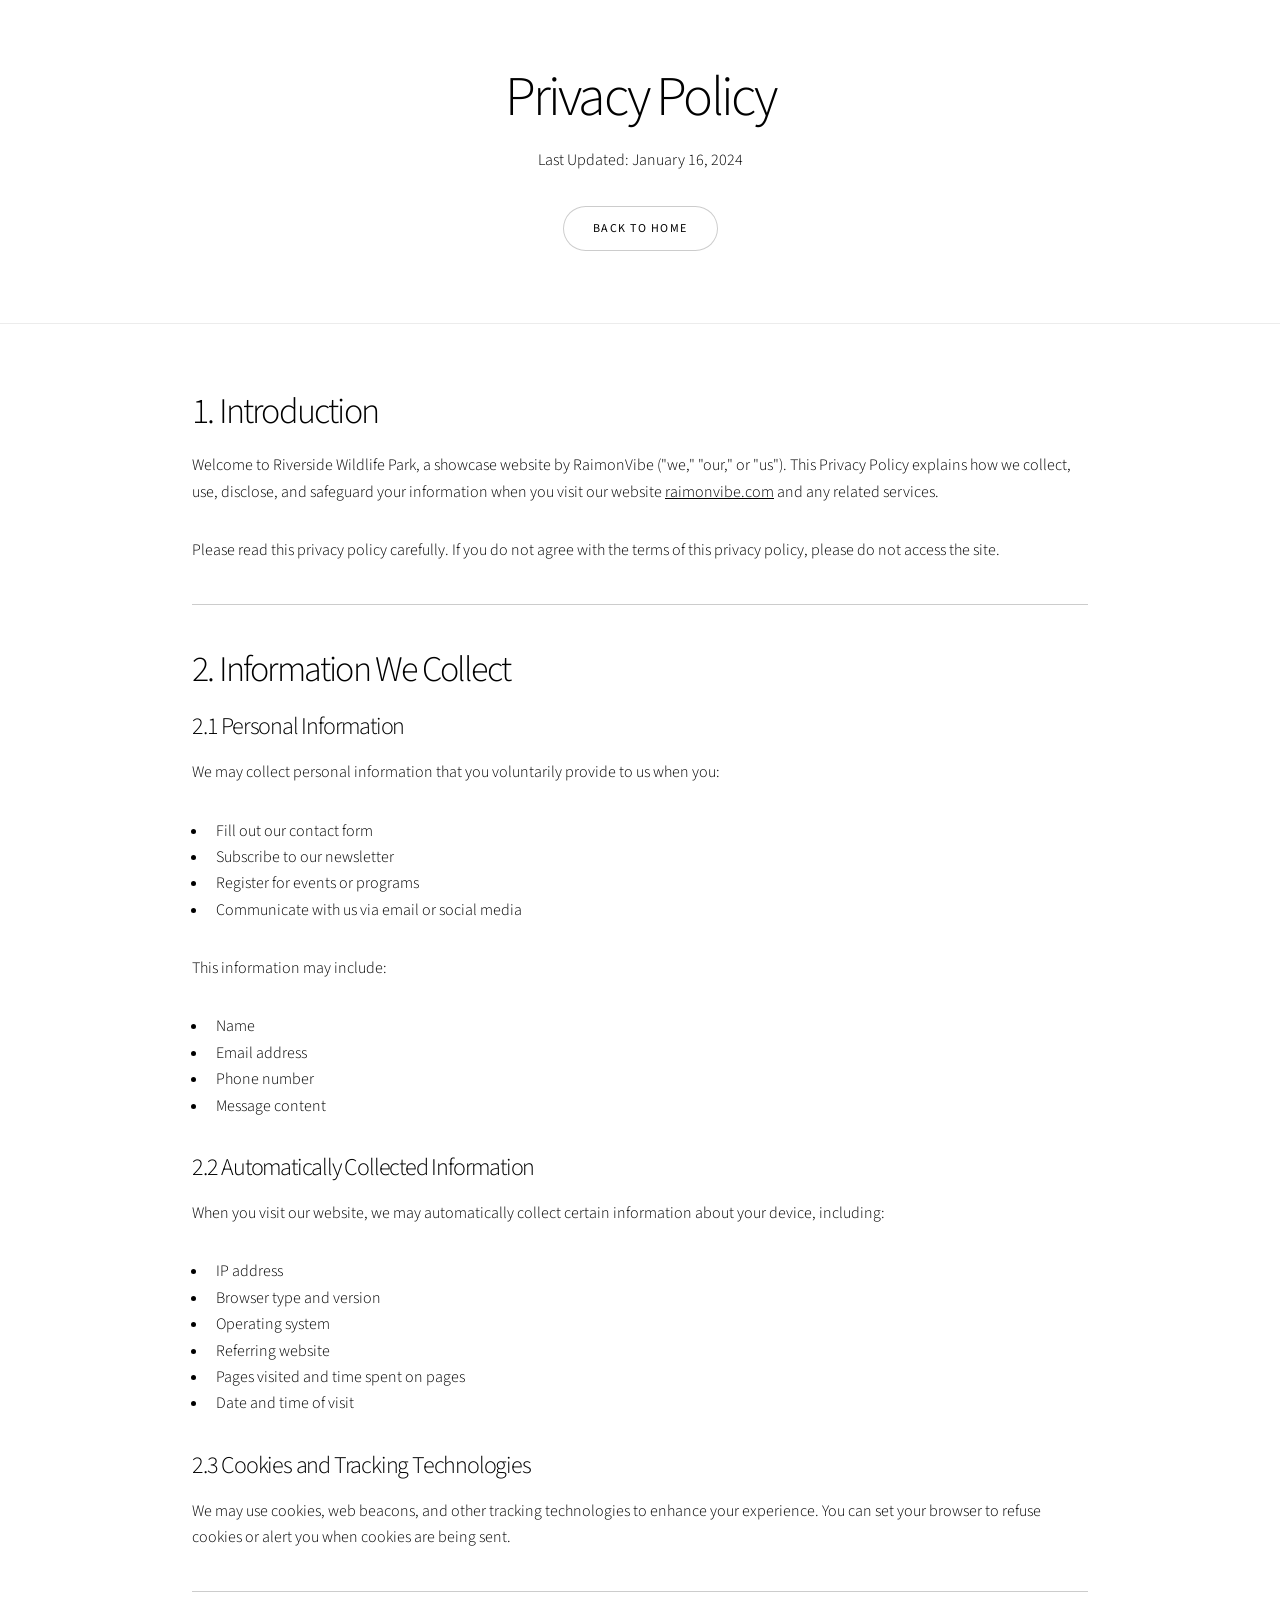
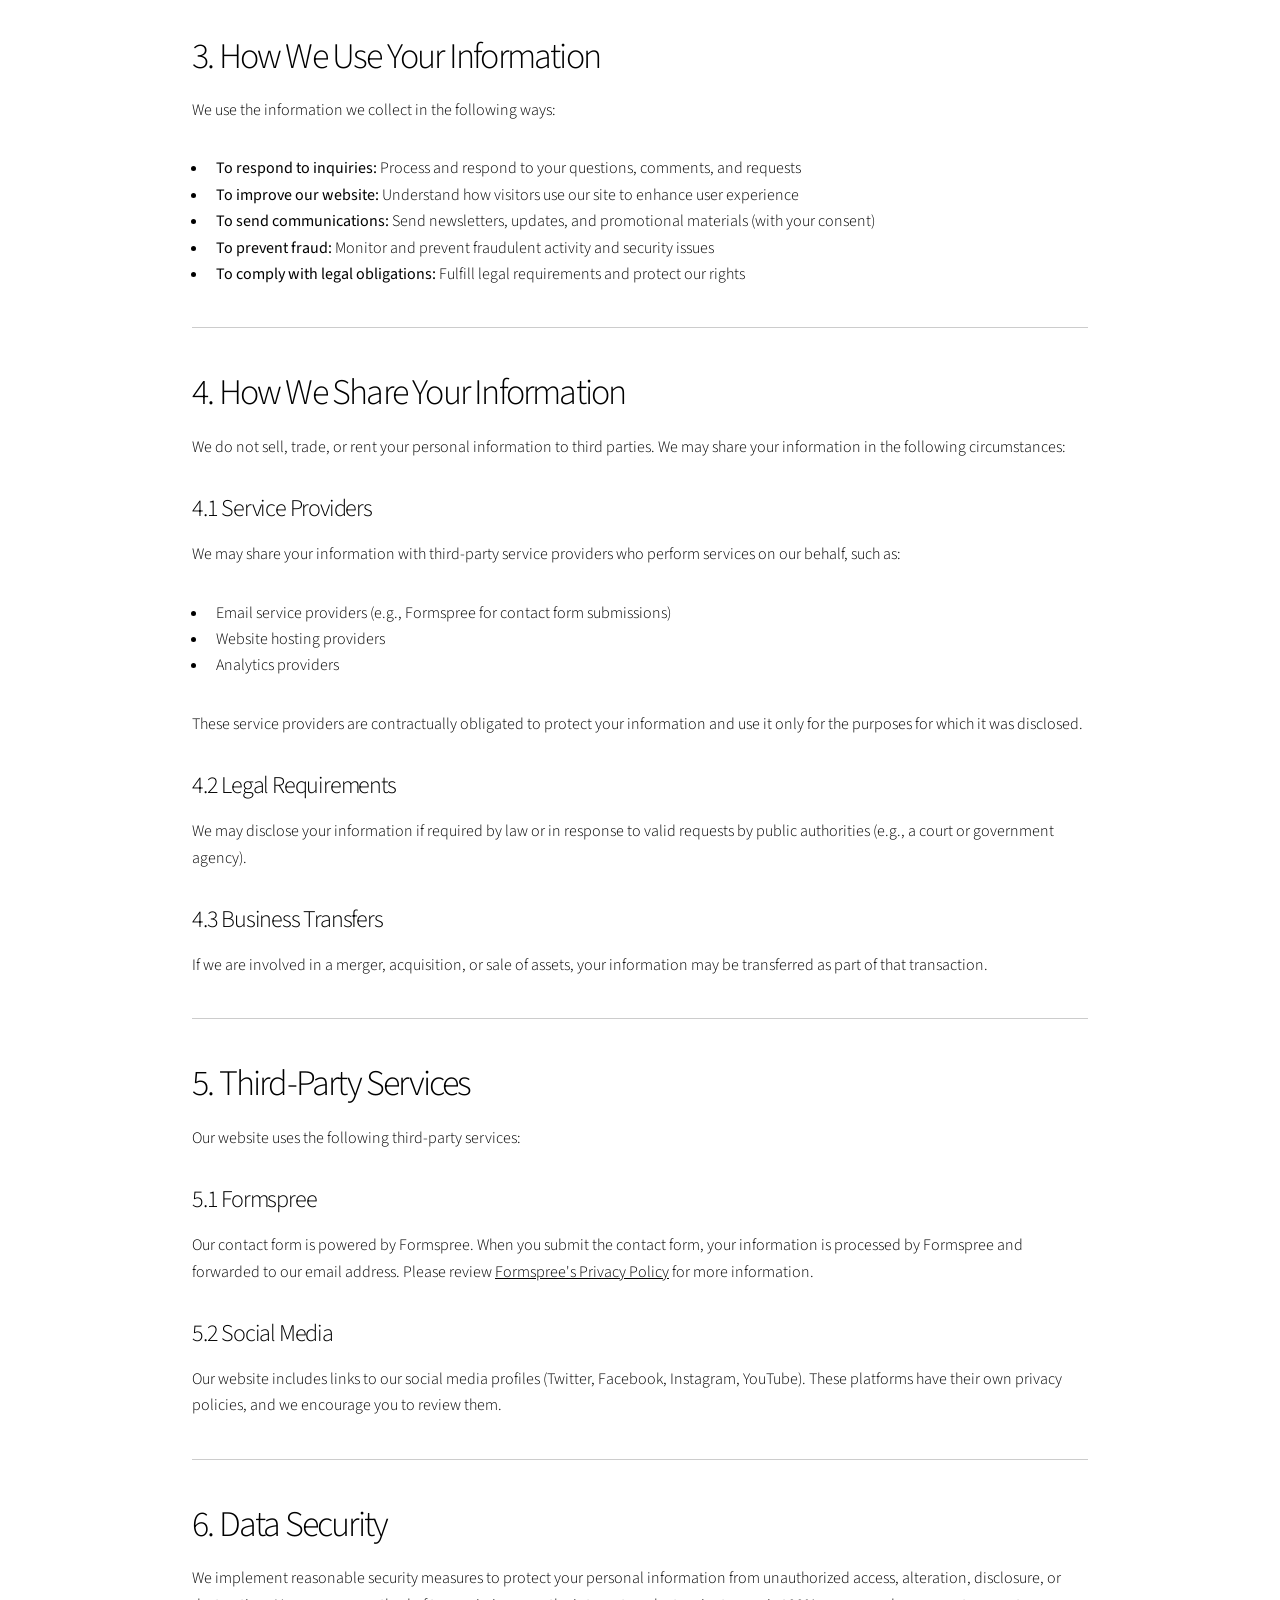
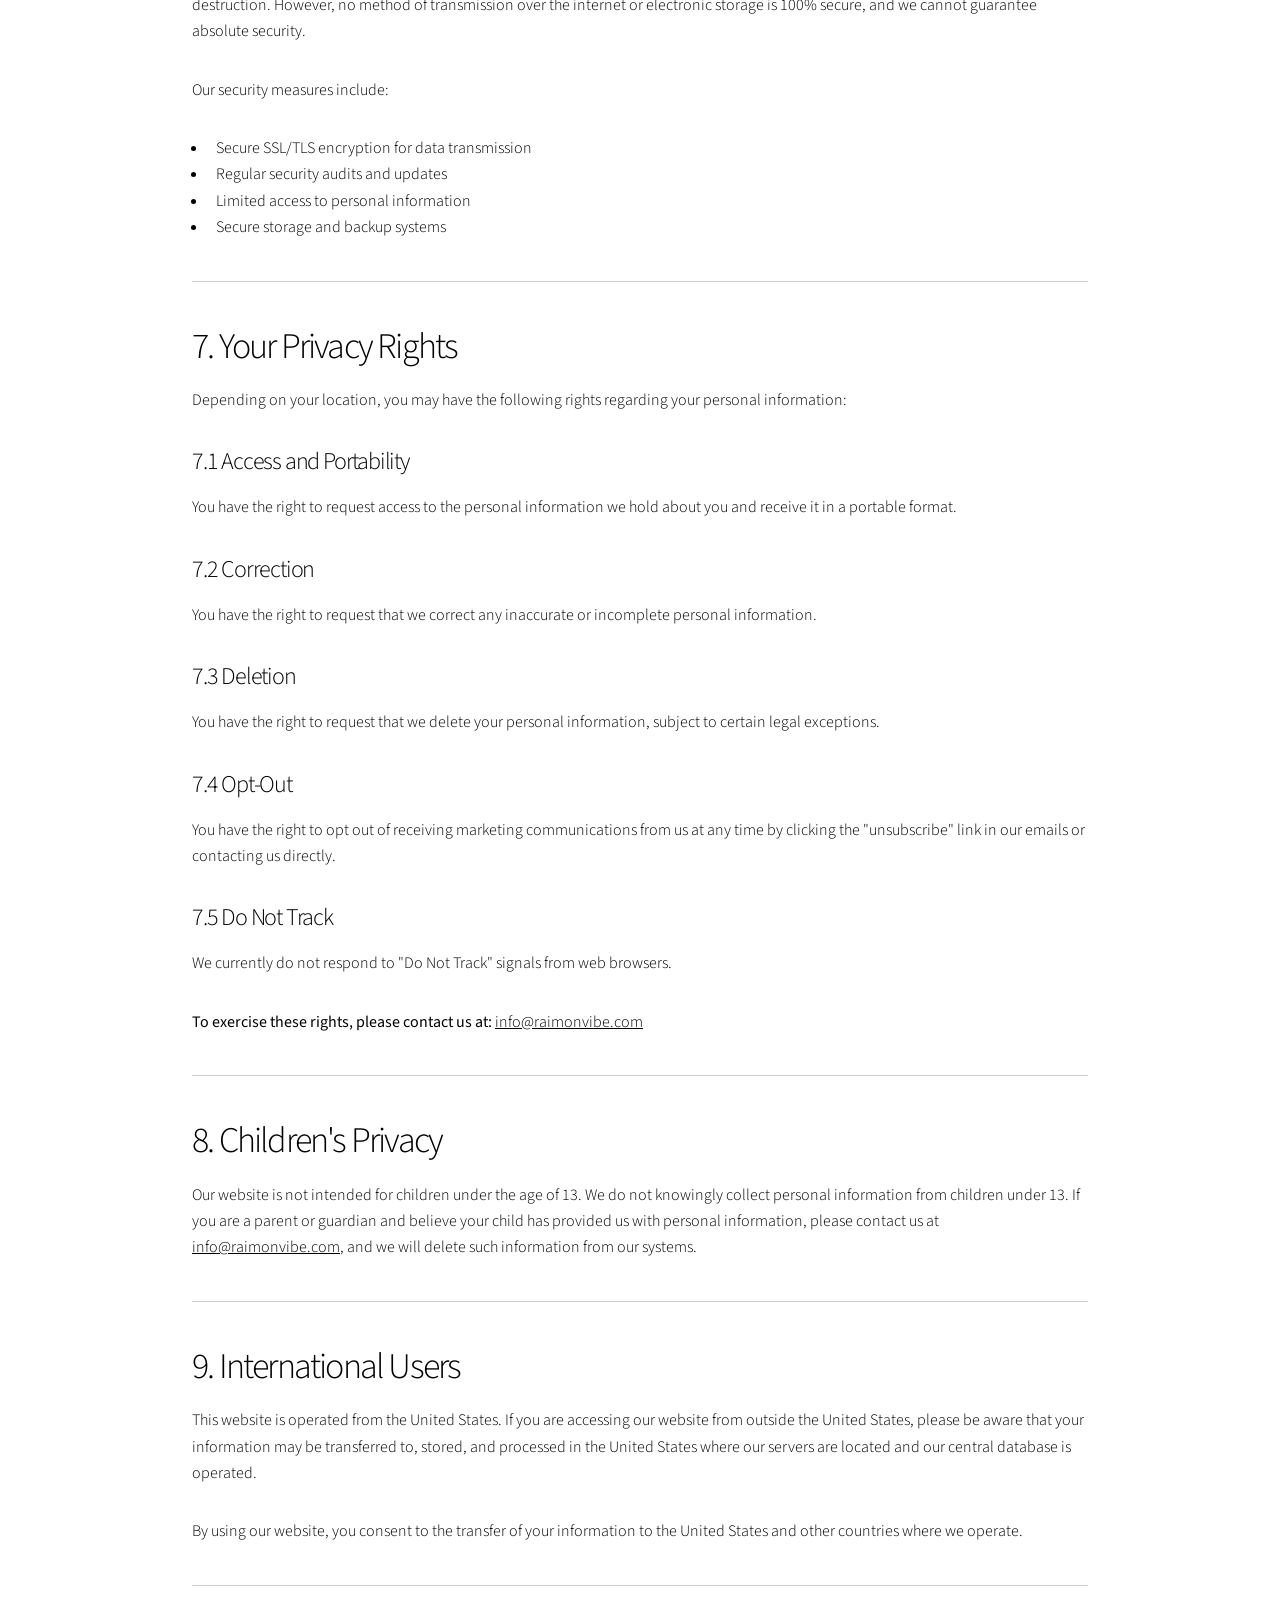
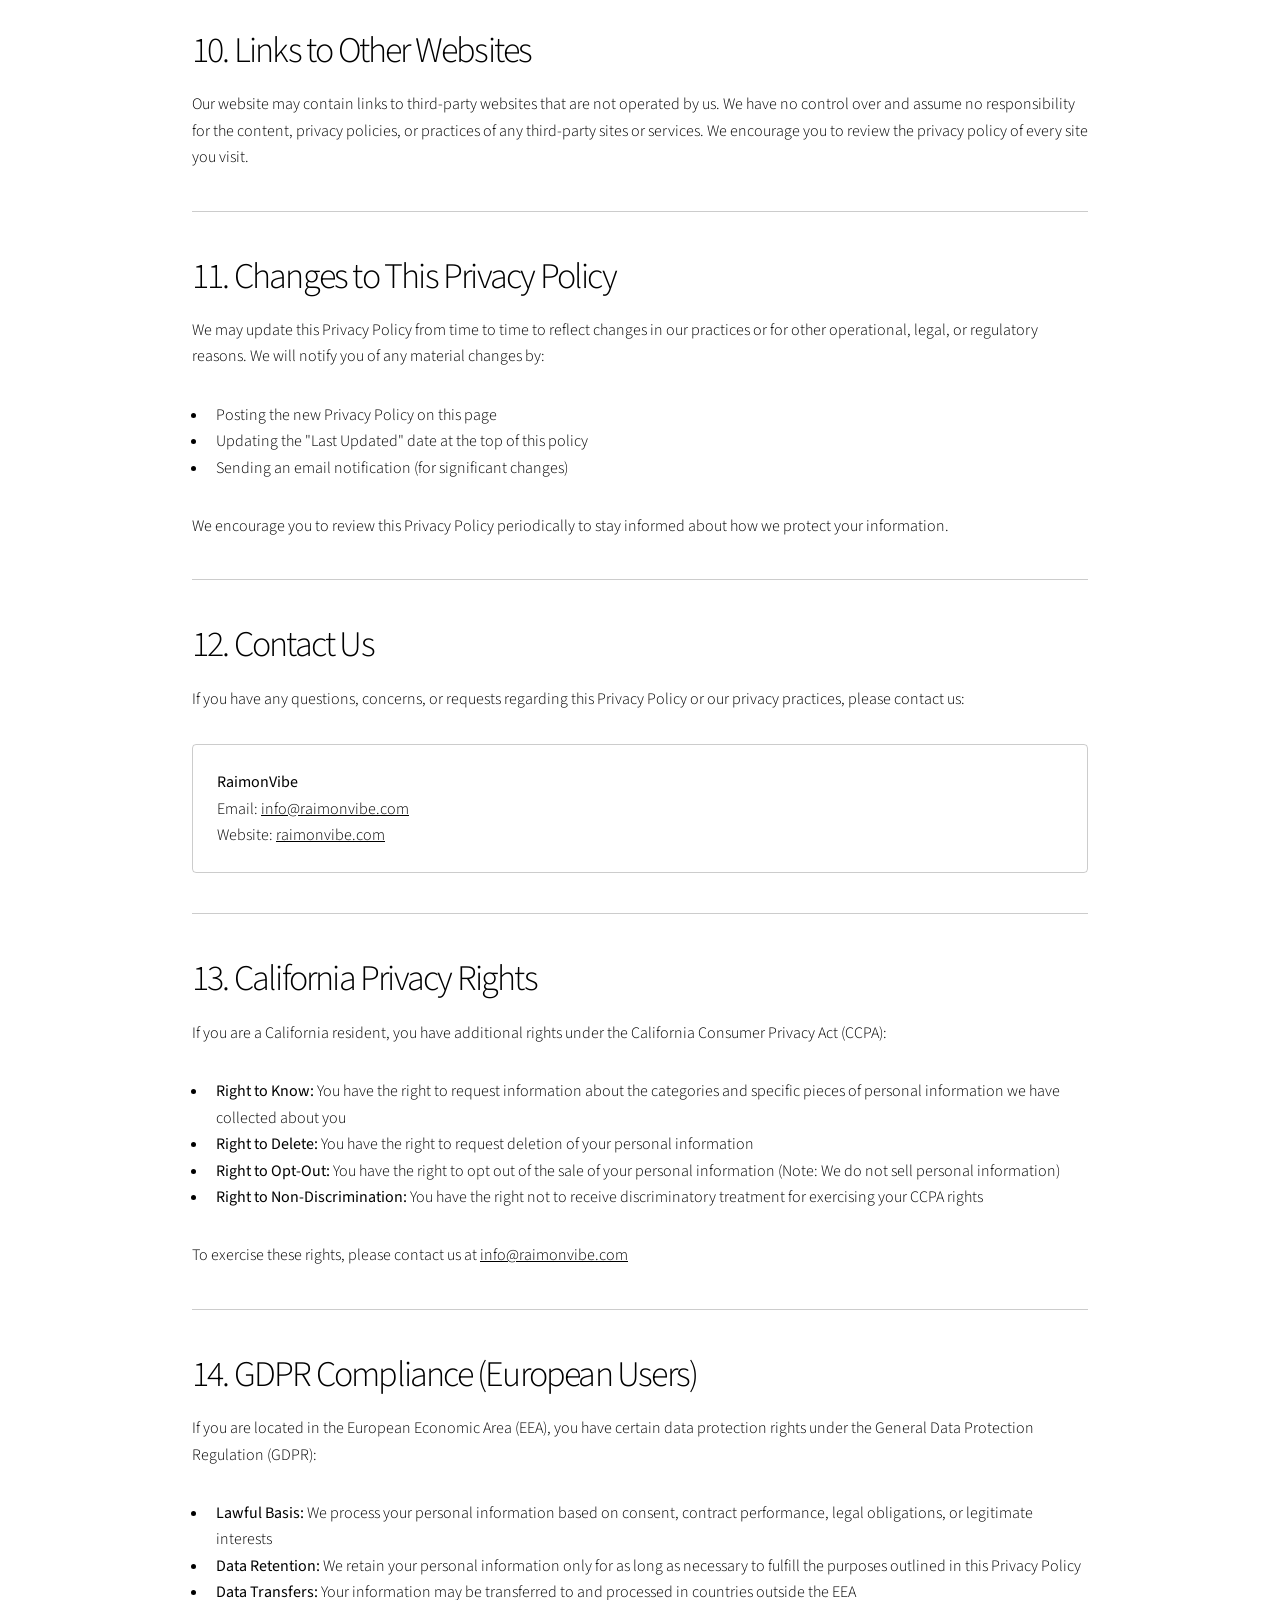
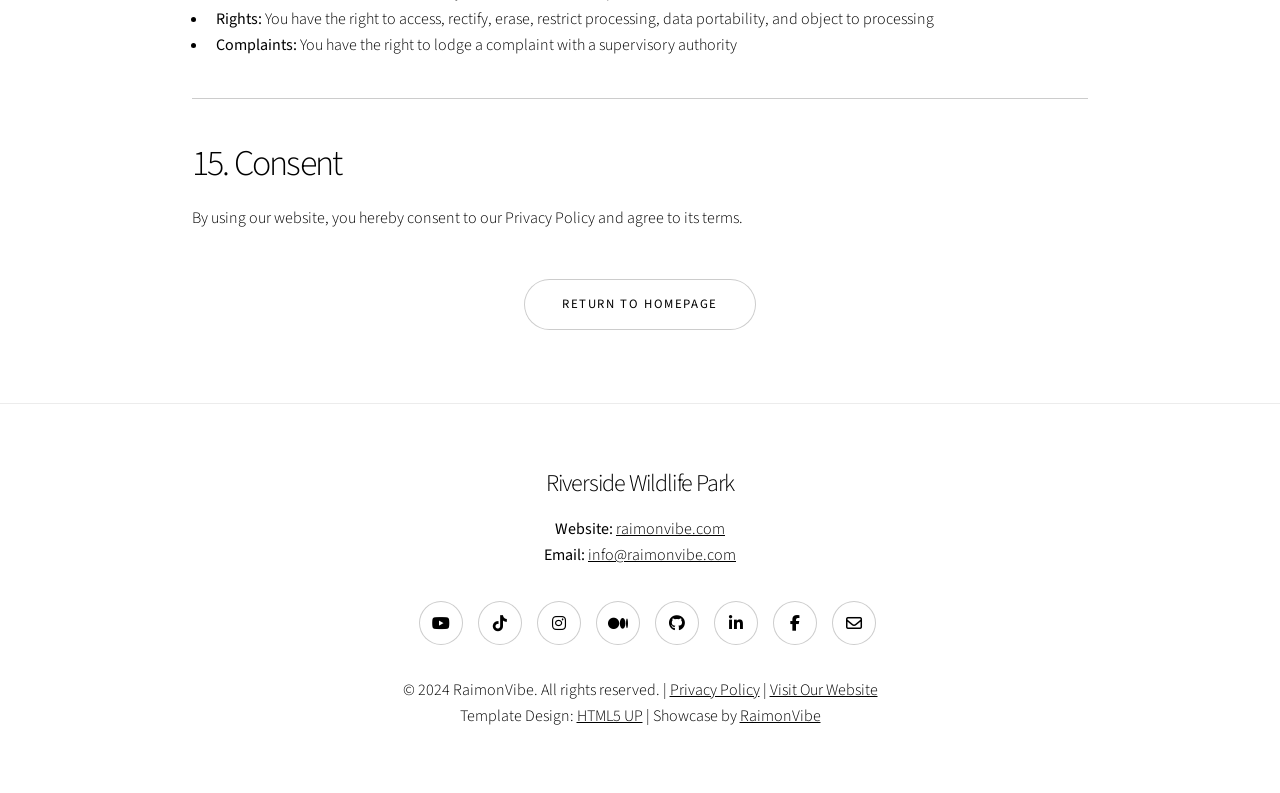
<file: privacy-policy.html>
<!DOCTYPE HTML>
<html>
	<head>
		<title>Privacy Policy - Riverside Wildlife Park</title>
		<meta charset="utf-8" />
		<meta name="viewport" content="width=device-width, initial-scale=1, user-scalable=no" />
		<link rel="stylesheet" href="assets/css/main.css" />
		<link href="https://cdnjs.cloudflare.com/ajax/libs/font-awesome/6.7.2/css/all.min.css" rel="stylesheet" />
		<noscript><link rel="stylesheet" href="assets/css/noscript.css" /></noscript>
	</head>
	<body class="is-preload">

		<!-- Wrapper -->
			<div id="wrapper" class="divided">

				<!-- Header -->
					<section class="banner style1 orient-center content-align-center image-position-right onload-image-fade-in onload-content-fade-right">
						<div class="content">
							<h1>Privacy Policy</h1>
							<p>Last Updated: January 16, 2024</p>
							<ul class="actions stacked">
								<li><a href="index.html" class="button">Back to Home</a></li>
							</ul>
						</div>
					</section>

				<!-- Privacy Policy Content -->
					<section class="wrapper style1 align-left">
						<div class="inner">

							<h2>1. Introduction</h2>
							<p>Welcome to Riverside Wildlife Park, a showcase website by RaimonVibe ("we," "our," or "us"). This Privacy Policy explains how we collect, use, disclose, and safeguard your information when you visit our website <a href="https://raimonvibe.com">raimonvibe.com</a> and any related services.</p>
							<p>Please read this privacy policy carefully. If you do not agree with the terms of this privacy policy, please do not access the site.</p>

							<hr />

							<h2>2. Information We Collect</h2>

							<h3>2.1 Personal Information</h3>
							<p>We may collect personal information that you voluntarily provide to us when you:</p>
							<ul>
								<li>Fill out our contact form</li>
								<li>Subscribe to our newsletter</li>
								<li>Register for events or programs</li>
								<li>Communicate with us via email or social media</li>
							</ul>
							<p>This information may include:</p>
							<ul>
								<li>Name</li>
								<li>Email address</li>
								<li>Phone number</li>
								<li>Message content</li>
							</ul>

							<h3>2.2 Automatically Collected Information</h3>
							<p>When you visit our website, we may automatically collect certain information about your device, including:</p>
							<ul>
								<li>IP address</li>
								<li>Browser type and version</li>
								<li>Operating system</li>
								<li>Referring website</li>
								<li>Pages visited and time spent on pages</li>
								<li>Date and time of visit</li>
							</ul>

							<h3>2.3 Cookies and Tracking Technologies</h3>
							<p>We may use cookies, web beacons, and other tracking technologies to enhance your experience. You can set your browser to refuse cookies or alert you when cookies are being sent.</p>

							<hr />

							<h2>3. How We Use Your Information</h2>
							<p>We use the information we collect in the following ways:</p>
							<ul>
								<li><strong>To respond to inquiries:</strong> Process and respond to your questions, comments, and requests</li>
								<li><strong>To improve our website:</strong> Understand how visitors use our site to enhance user experience</li>
								<li><strong>To send communications:</strong> Send newsletters, updates, and promotional materials (with your consent)</li>
								<li><strong>To prevent fraud:</strong> Monitor and prevent fraudulent activity and security issues</li>
								<li><strong>To comply with legal obligations:</strong> Fulfill legal requirements and protect our rights</li>
							</ul>

							<hr />

							<h2>4. How We Share Your Information</h2>
							<p>We do not sell, trade, or rent your personal information to third parties. We may share your information in the following circumstances:</p>

							<h3>4.1 Service Providers</h3>
							<p>We may share your information with third-party service providers who perform services on our behalf, such as:</p>
							<ul>
								<li>Email service providers (e.g., Formspree for contact form submissions)</li>
								<li>Website hosting providers</li>
								<li>Analytics providers</li>
							</ul>
							<p>These service providers are contractually obligated to protect your information and use it only for the purposes for which it was disclosed.</p>

							<h3>4.2 Legal Requirements</h3>
							<p>We may disclose your information if required by law or in response to valid requests by public authorities (e.g., a court or government agency).</p>

							<h3>4.3 Business Transfers</h3>
							<p>If we are involved in a merger, acquisition, or sale of assets, your information may be transferred as part of that transaction.</p>

							<hr />

							<h2>5. Third-Party Services</h2>
							<p>Our website uses the following third-party services:</p>

							<h3>5.1 Formspree</h3>
							<p>Our contact form is powered by Formspree. When you submit the contact form, your information is processed by Formspree and forwarded to our email address. Please review <a href="https://formspree.io/legal/privacy-policy/" target="_blank">Formspree's Privacy Policy</a> for more information.</p>

							<h3>5.2 Social Media</h3>
							<p>Our website includes links to our social media profiles (Twitter, Facebook, Instagram, YouTube). These platforms have their own privacy policies, and we encourage you to review them.</p>

							<hr />

							<h2>6. Data Security</h2>
							<p>We implement reasonable security measures to protect your personal information from unauthorized access, alteration, disclosure, or destruction. However, no method of transmission over the internet or electronic storage is 100% secure, and we cannot guarantee absolute security.</p>
							<p>Our security measures include:</p>
							<ul>
								<li>Secure SSL/TLS encryption for data transmission</li>
								<li>Regular security audits and updates</li>
								<li>Limited access to personal information</li>
								<li>Secure storage and backup systems</li>
							</ul>

							<hr />

							<h2>7. Your Privacy Rights</h2>
							<p>Depending on your location, you may have the following rights regarding your personal information:</p>

							<h3>7.1 Access and Portability</h3>
							<p>You have the right to request access to the personal information we hold about you and receive it in a portable format.</p>

							<h3>7.2 Correction</h3>
							<p>You have the right to request that we correct any inaccurate or incomplete personal information.</p>

							<h3>7.3 Deletion</h3>
							<p>You have the right to request that we delete your personal information, subject to certain legal exceptions.</p>

							<h3>7.4 Opt-Out</h3>
							<p>You have the right to opt out of receiving marketing communications from us at any time by clicking the "unsubscribe" link in our emails or contacting us directly.</p>

							<h3>7.5 Do Not Track</h3>
							<p>We currently do not respond to "Do Not Track" signals from web browsers.</p>

							<p><strong>To exercise these rights, please contact us at:</strong> <a href="mailto:info@raimonvibe.com">info@raimonvibe.com</a></p>

							<hr />

							<h2>8. Children's Privacy</h2>
							<p>Our website is not intended for children under the age of 13. We do not knowingly collect personal information from children under 13. If you are a parent or guardian and believe your child has provided us with personal information, please contact us at <a href="mailto:info@raimonvibe.com">info@raimonvibe.com</a>, and we will delete such information from our systems.</p>

							<hr />

							<h2>9. International Users</h2>
							<p>This website is operated from the United States. If you are accessing our website from outside the United States, please be aware that your information may be transferred to, stored, and processed in the United States where our servers are located and our central database is operated.</p>
							<p>By using our website, you consent to the transfer of your information to the United States and other countries where we operate.</p>

							<hr />

							<h2>10. Links to Other Websites</h2>
							<p>Our website may contain links to third-party websites that are not operated by us. We have no control over and assume no responsibility for the content, privacy policies, or practices of any third-party sites or services. We encourage you to review the privacy policy of every site you visit.</p>

							<hr />

							<h2>11. Changes to This Privacy Policy</h2>
							<p>We may update this Privacy Policy from time to time to reflect changes in our practices or for other operational, legal, or regulatory reasons. We will notify you of any material changes by:</p>
							<ul>
								<li>Posting the new Privacy Policy on this page</li>
								<li>Updating the "Last Updated" date at the top of this policy</li>
								<li>Sending an email notification (for significant changes)</li>
							</ul>
							<p>We encourage you to review this Privacy Policy periodically to stay informed about how we protect your information.</p>

							<hr />

							<h2>12. Contact Us</h2>
							<p>If you have any questions, concerns, or requests regarding this Privacy Policy or our privacy practices, please contact us:</p>

							<div class="box">
								<p><strong>RaimonVibe</strong><br />
								Email: <a href="mailto:info@raimonvibe.com">info@raimonvibe.com</a><br />
								Website: <a href="https://raimonvibe.com" target="_blank">raimonvibe.com</a></p>
							</div>

							<hr />

							<h2>13. California Privacy Rights</h2>
							<p>If you are a California resident, you have additional rights under the California Consumer Privacy Act (CCPA):</p>
							<ul>
								<li><strong>Right to Know:</strong> You have the right to request information about the categories and specific pieces of personal information we have collected about you</li>
								<li><strong>Right to Delete:</strong> You have the right to request deletion of your personal information</li>
								<li><strong>Right to Opt-Out:</strong> You have the right to opt out of the sale of your personal information (Note: We do not sell personal information)</li>
								<li><strong>Right to Non-Discrimination:</strong> You have the right not to receive discriminatory treatment for exercising your CCPA rights</li>
							</ul>
							<p>To exercise these rights, please contact us at <a href="mailto:info@raimonvibe.com">info@raimonvibe.com</a></p>

							<hr />

							<h2>14. GDPR Compliance (European Users)</h2>
							<p>If you are located in the European Economic Area (EEA), you have certain data protection rights under the General Data Protection Regulation (GDPR):</p>
							<ul>
								<li><strong>Lawful Basis:</strong> We process your personal information based on consent, contract performance, legal obligations, or legitimate interests</li>
								<li><strong>Data Retention:</strong> We retain your personal information only for as long as necessary to fulfill the purposes outlined in this Privacy Policy</li>
								<li><strong>Data Transfers:</strong> Your information may be transferred to and processed in countries outside the EEA</li>
								<li><strong>Rights:</strong> You have the right to access, rectify, erase, restrict processing, data portability, and object to processing</li>
								<li><strong>Complaints:</strong> You have the right to lodge a complaint with a supervisory authority</li>
							</ul>

							<hr />

							<h2>15. Consent</h2>
							<p>By using our website, you hereby consent to our Privacy Policy and agree to its terms.</p>

							<div style="text-align: center; margin-top: 3em;">
								<ul class="actions stacked">
									<li><a href="index.html" class="button large">Return to Homepage</a></li>
								</ul>
							</div>

						</div>
					</section>

				<!-- Footer -->
					<footer class="wrapper style1 align-center">
						<div class="inner">
							<h3>Riverside Wildlife Park</h3>
							<p><strong>Website:</strong> <a href="https://raimonvibe.com" target="_blank">raimonvibe.com</a><br />
							<strong>Email:</strong> <a href="mailto:info@raimonvibe.com">info@raimonvibe.com</a></p>
							<ul class="icons">
								<li><a href="https://x.com/raimonvibe/" target="_blank" rel="noopener noreferrer" class="icon brands style2 fa-x-twitter"><span class="label">X</span></a></li>
								<li><a href="https://www.youtube.com/channel/UCDGDNuYb2b2Ets9CYCNVbuA/videos/" target="_blank" rel="noopener noreferrer" class="icon brands style2 fa-youtube"><span class="label">YouTube</span></a></li>
								<li><a href="https://www.tiktok.com/@raimonvibe/" target="_blank" rel="noopener noreferrer" class="icon brands style2 fa-tiktok"><span class="label">TikTok</span></a></li>
								<li><a href="https://www.instagram.com/raimonvibe/" target="_blank" rel="noopener noreferrer" class="icon brands style2 fa-instagram"><span class="label">Instagram</span></a></li>
								<li><a href="https://medium.com/@raimonvibe/" target="_blank" rel="noopener noreferrer" class="icon brands style2 fa-medium"><span class="label">Medium</span></a></li>
								<li><a href="https://github.com/raimonvibe/" target="_blank" rel="noopener noreferrer" class="icon brands style2 fa-github"><span class="label">GitHub</span></a></li>
								<li><a href="https://www.linkedin.com/in/raimonvibe/" target="_blank" rel="noopener noreferrer" class="icon brands style2 fa-linkedin-in"><span class="label">LinkedIn</span></a></li>
								<li><a href="https://www.facebook.com/profile.php?id=61563450007849" target="_blank" rel="noopener noreferrer" class="icon brands style2 fa-facebook-f"><span class="label">Facebook</span></a></li>
								<li><a href="mailto:info@raimonvibe.com" class="icon style2 fa-envelope"><span class="label">Email</span></a></li>
							</ul>
							<p>&copy; 2024 RaimonVibe. All rights reserved. | <a href="privacy-policy.html">Privacy Policy</a> | <a href="https://raimonvibe.com" target="_blank">Visit Our Website</a><br />
							Template Design: <a href="https://html5up.net">HTML5 UP</a> | Showcase by <a href="https://raimonvibe.com" target="_blank">RaimonVibe</a></p>
						</div>
					</footer>

			</div>

		<!-- Scripts -->
			<script src="assets/js/jquery.min.js"></script>
			<script src="assets/js/jquery.scrollex.min.js"></script>
			<script src="assets/js/jquery.scrolly.min.js"></script>
			<script src="assets/js/browser.min.js"></script>
			<script src="assets/js/breakpoints.min.js"></script>
			<script src="assets/js/util.js"></script>
			<script src="assets/js/main.js"></script>

	</body>
</html>
</file>
<file: assets/css/noscript.css>
/*
	Story by HTML5 UP
	html5up.net | @ajlkn
	Free for personal and commercial use under the CCA 3.0 license (html5up.net/license)
*/

/* Banner (transitions) */

	.banner.onload-content-fade-up .content {
		-moz-transition: none;
		-webkit-transition: none;
		-ms-transition: none;
		transition: none;
	}

	body.is-preload .banner.onload-content-fade-up .content {
		-moz-transform: none;
		-webkit-transform: none;
		-ms-transform: none;
		transform: none;
		opacity: 1;
	}

	.banner.onload-content-fade-down .content {
		-moz-transition: none;
		-webkit-transition: none;
		-ms-transition: none;
		transition: none;
	}

	body.is-preload .banner.onload-content-fade-down .content {
		-moz-transform: none;
		-webkit-transform: none;
		-ms-transform: none;
		transform: none;
		opacity: 1;
	}

	.banner.onload-content-fade-left .content {
		-moz-transition: none;
		-webkit-transition: none;
		-ms-transition: none;
		transition: none;
	}

	body.is-preload .banner.onload-content-fade-left .content {
		-moz-transform: none;
		-webkit-transform: none;
		-ms-transform: none;
		transform: none;
		opacity: 1;
	}

	.banner.onload-content-fade-right .content {
		-moz-transition: none;
		-webkit-transition: none;
		-ms-transition: none;
		transition: none;
	}

	body.is-preload .banner.onload-content-fade-right .content {
		-moz-transform: none;
		-webkit-transform: none;
		-ms-transform: none;
		transform: none;
		opacity: 1;
	}

	.banner.onload-content-fade-in .content {
		-moz-transition: none;
		-webkit-transition: none;
		-ms-transition: none;
		transition: none;
	}

	body.is-preload .banner.onload-content-fade-in .content {
		-moz-transform: none;
		-webkit-transform: none;
		-ms-transform: none;
		transform: none;
		opacity: 1;
	}

	.banner.onload-image-fade-up .image {
		-moz-transition: none;
		-webkit-transition: none;
		-ms-transition: none;
		transition: none;
	}

		.banner.onload-image-fade-up .image img {
			-moz-transition: none;
			-webkit-transition: none;
			-ms-transition: none;
			transition: none;
		}

	body.is-preload .banner.onload-image-fade-up .image {
		-moz-transform: none;
		-webkit-transform: none;
		-ms-transform: none;
		transform: none;
		opacity: 1;
	}

		body.is-preload .banner.onload-image-fade-up .image img {
			opacity: 1;
		}

	.banner.onload-image-fade-down .image {
		-moz-transition: none;
		-webkit-transition: none;
		-ms-transition: none;
		transition: none;
	}

		.banner.onload-image-fade-down .image img {
			-moz-transition: none;
			-webkit-transition: none;
			-ms-transition: none;
			transition: none;
		}

	body.is-preload .banner.onload-image-fade-down .image {
		-moz-transform: none;
		-webkit-transform: none;
		-ms-transform: none;
		transform: none;
		opacity: 1;
	}

		body.is-preload .banner.onload-image-fade-down .image img {
			opacity: 1;
		}

	.banner.onload-image-fade-left .image {
		-moz-transition: none;
		-webkit-transition: none;
		-ms-transition: none;
		transition: none;
	}

		.banner.onload-image-fade-left .image img {
			-moz-transition: none;
			-webkit-transition: none;
			-ms-transition: none;
			transition: none;
		}

	body.is-preload .banner.onload-image-fade-left .image {
		-moz-transform: none;
		-webkit-transform: none;
		-ms-transform: none;
		transform: none;
		opacity: 1;
	}

		body.is-preload .banner.onload-image-fade-left .image img {
			opacity: 1;
		}

	.banner.onload-image-fade-right .image {
		-moz-transition: none;
		-webkit-transition: none;
		-ms-transition: none;
		transition: none;
	}

		.banner.onload-image-fade-right .image img {
			-moz-transition: none;
			-webkit-transition: none;
			-ms-transition: none;
			transition: none;
		}

	body.is-preload .banner.onload-image-fade-right .image {
		-moz-transform: none;
		-webkit-transform: none;
		-ms-transform: none;
		transform: none;
		opacity: 1;
	}

		body.is-preload .banner.onload-image-fade-right .image img {
			opacity: 1;
		}

	.banner.onload-image-fade-in .image img {
		-moz-transition: none;
		-webkit-transition: none;
		-ms-transition: none;
		transition: none;
	}

	body.is-preload .banner.onload-image-fade-in .image img {
		opacity: 1;
	}

	.banner.onscroll-content-fade-up .content {
		-moz-transition: none;
		-webkit-transition: none;
		-ms-transition: none;
		transition: none;
	}

	.banner.onscroll-content-fade-up.is-inactive .content {
		-moz-transform: none;
		-webkit-transform: none;
		-ms-transform: none;
		transform: none;
		opacity: 1;
	}

	.banner.onscroll-content-fade-down .content {
		-moz-transition: none;
		-webkit-transition: none;
		-ms-transition: none;
		transition: none;
	}

	.banner.onscroll-content-fade-down.is-inactive .content {
		-moz-transform: none;
		-webkit-transform: none;
		-ms-transform: none;
		transform: none;
		opacity: 1;
	}

	.banner.onscroll-content-fade-left .content {
		-moz-transition: none;
		-webkit-transition: none;
		-ms-transition: none;
		transition: none;
	}

	.banner.onscroll-content-fade-left.is-inactive .content {
		-moz-transform: none;
		-webkit-transform: none;
		-ms-transform: none;
		transform: none;
		opacity: 1;
	}

	.banner.onscroll-content-fade-right .content {
		-moz-transition: none;
		-webkit-transition: none;
		-ms-transition: none;
		transition: none;
	}

	.banner.onscroll-content-fade-right.is-inactive .content {
		-moz-transform: none;
		-webkit-transform: none;
		-ms-transform: none;
		transform: none;
		opacity: 1;
	}

	.banner.onscroll-content-fade-in .content {
		-moz-transition: none;
		-webkit-transition: none;
		-ms-transition: none;
		transition: none;
	}

	.banner.onscroll-content-fade-in.is-inactive .content {
		-moz-transform: none;
		-webkit-transform: none;
		-ms-transform: none;
		transform: none;
		opacity: 1;
	}

	.banner.onscroll-image-fade-up .image {
		-moz-transition: none;
		-webkit-transition: none;
		-ms-transition: none;
		transition: none;
	}

		.banner.onscroll-image-fade-up .image img {
			-moz-transition: none;
			-webkit-transition: none;
			-ms-transition: none;
			transition: none;
		}

	.banner.onscroll-image-fade-up.is-inactive .image {
		-moz-transform: none;
		-webkit-transform: none;
		-ms-transform: none;
		transform: none;
		opacity: 1;
	}

		.banner.onscroll-image-fade-up.is-inactive .image img {
			opacity: 1;
		}

	.banner.onscroll-image-fade-down .image {
		-moz-transition: none;
		-webkit-transition: none;
		-ms-transition: none;
		transition: none;
	}

		.banner.onscroll-image-fade-down .image img {
			-moz-transition: none;
			-webkit-transition: none;
			-ms-transition: none;
			transition: none;
		}

	.banner.onscroll-image-fade-down.is-inactive .image {
		-moz-transform: none;
		-webkit-transform: none;
		-ms-transform: none;
		transform: none;
		opacity: 1;
	}

		.banner.onscroll-image-fade-down.is-inactive .image img {
			opacity: 1;
		}

	.banner.onscroll-image-fade-left .image {
		-moz-transition: none;
		-webkit-transition: none;
		-ms-transition: none;
		transition: none;
	}

		.banner.onscroll-image-fade-left .image img {
			-moz-transition: none;
			-webkit-transition: none;
			-ms-transition: none;
			transition: none;
		}

	.banner.onscroll-image-fade-left.is-inactive .image {
		-moz-transform: none;
		-webkit-transform: none;
		-ms-transform: none;
		transform: none;
		opacity: 1;
	}

		.banner.onscroll-image-fade-left.is-inactive .image img {
			opacity: 1;
		}

	.banner.onscroll-image-fade-right .image {
		-moz-transition: none;
		-webkit-transition: none;
		-ms-transition: none;
		transition: none;
	}

		.banner.onscroll-image-fade-right .image img {
			-moz-transition: none;
			-webkit-transition: none;
			-ms-transition: none;
			transition: none;
		}

	.banner.onscroll-image-fade-right.is-inactive .image {
		-moz-transform: none;
		-webkit-transform: none;
		-ms-transform: none;
		transform: none;
		opacity: 1;
	}

		.banner.onscroll-image-fade-right.is-inactive .image img {
			opacity: 1;
		}

	.banner.onscroll-image-fade-in .image img {
		-moz-transition: none;
		-webkit-transition: none;
		-ms-transition: none;
		transition: none;
	}

	.banner.onscroll-image-fade-in.is-inactive .image img {
		opacity: 1;
	}
</file>
<file: assets/css/main.css>
@import url(fontawesome-all.min.css);
@import url("https://fonts.googleapis.com/css?family=Source+Sans+Pro:300,300i,400,400i");

/*
	Story by HTML5 UP
	html5up.net | @ajlkn
	Free for personal and commercial use under the CCA 3.0 license (html5up.net/license)

*/

html, body, div, span, applet, object,
iframe, h1, h2, h3, h4, h5, h6, p, blockquote,
pre, a, abbr, acronym, address, big, cite,
code, del, dfn, em, img, ins, kbd, q, s, samp,
small, strike, strong, sub, sup, tt, var, b,
u, i, center, dl, dt, dd, ol, ul, li, fieldset,
form, label, legend, table, caption, tbody,
tfoot, thead, tr, th, td, article, aside,
canvas, details, embed, figure, figcaption,
footer, header, hgroup, menu, nav, output, ruby,
section, summary, time, mark, audio, video {
	margin: 0;
	padding: 0;
	border: 0;
	font-size: 100%;
	font: inherit;
	vertical-align: baseline;}

article, aside, details, figcaption, figure,
footer, header, hgroup, menu, nav, section {
	display: block;}

body {
	line-height: 1;
}

ol, ul {
	list-style: none;
}

blockquote, q {
	quotes: none;
}

	blockquote:before, blockquote:after, q:before, q:after {
		content: '';
		content: none;
	}

table {
	border-collapse: collapse;
	border-spacing: 0;
}

body {
	-webkit-text-size-adjust: none;
}

/* Fix for equal height gallery images */
.gallery article .image {
    height: 250px; /* Adjust this value as needed */
    overflow: hidden;
    display: block;
}

.gallery article .image img {
    width: 100%;
    height: 100%;
    object-fit: cover;
    object-position: center;
}

mark {
	background-color: transparent;
	color: inherit;
}

input::-moz-focus-inner {
	border: 0;
	padding: 0;
}

input, select, textarea {
	-moz-appearance: none;
	-webkit-appearance: none;
	-ms-appearance: none;
	appearance: none;
}

/* Basic */

	@-ms-viewport {
		width: device-width;
	}

	body {
		-ms-overflow-style: scrollbar;
	}

	@media screen and (max-width: 480px) {

		html, body {
			min-width: 320px;
		}

	}

	html {
		box-sizing: border-box;
	}

	*, *:before, *:after {
		box-sizing: inherit;
	}

	body {
		background: #ffffff;
	}

		body.is-preload *, body.is-preload *:before, body.is-preload *:after {
			-moz-animation: none !important;
			-webkit-animation: none !important;
			-ms-animation: none !important;
			animation: none !important;
			-moz-transition: none !important;
			-webkit-transition: none !important;
			-ms-transition: none !important;
			transition: none !important;
		}

/* Type */

	html {
		font-size: 18pt;
	}

		@media screen and (max-width: 1680px) {

			html {
				font-size: 14pt;
			}

		}

		@media screen and (max-width: 1280px) {

			html {
				font-size: 12pt;
			}

		}

		@media screen and (max-width: 736px) {

			html {
				font-size: 11pt;
			}

		}

		@media screen and (max-width: 360px) {

			html {
				font-size: 10pt;
			}

		}

	body {
		background-color: #ffffff;
		color: #000000;
	}

	body, input, select, textarea {
		font-family: "Source Sans Pro", Helvetica, sans-serif;
		font-size: 1rem;
		font-weight: 300;
		line-height: 1.65;
	}

	a {
		-moz-transition: color 0.2s ease-in-out;
		-webkit-transition: color 0.2s ease-in-out;
		-ms-transition: color 0.2s ease-in-out;
		transition: color 0.2s ease-in-out;
		text-decoration: underline;
	}

		a:hover {
			text-decoration: none;
		}

	strong, b {
		font-weight: 400;
	}

	em, i {
		font-style: italic;
	}

	p {
		margin: 0 0 2rem 0;
	}

		p.major {
			font-size: 1.25rem;
		}

	h1, h2, h3, h4, h5, h6 {
		font-weight: 300;
		line-height: 1.375;
		letter-spacing: -0.05em;
		margin: 0 0 1rem 0;
	}

		h1 a, h2 a, h3 a, h4 a, h5 a, h6 a {
			color: inherit;
			text-decoration: none;
		}

	h1 {
		font-size: 3.5rem;
		line-height: 1.2;
	}

	h2 {
		font-size: 2.25rem;
	}

	h3 {
		font-size: 1.5rem;
	}

	h4 {
		font-size: 1.1rem;
	}

	h5 {
		font-size: 0.9rem;
	}

	h6 {
		font-size: 0.7rem;
	}

	sub {
		font-size: 0.8rem;
		position: relative;
		top: 0.5rem;
	}

	sup {
		font-size: 0.8rem;
		position: relative;
		top: -0.5rem;
	}

	blockquote {
		border-left: solid 4px;
		font-style: italic;
		margin: 0 0 2rem 0;
		padding: 0.5rem 0 0.5rem 2rem;
	}

	code {
		border-radius: 4px;
		font-family: "Courier New", monospace;
		font-size: 0.9em;
		margin: 0 0.25rem;
		padding: 0.25rem 0.325rem;
	}

	pre {
		-webkit-overflow-scrolling: touch;
		font-family: "Courier New", monospace;
		font-size: 0.9em;
		margin: 0 0 2rem 0;
	}

		pre code {
			display: block;
			line-height: 1.5;
			padding: 0.75rem 1rem;
			overflow-x: auto;
		}

	hr {
		border: 0;
		border-bottom: solid 1px;
		margin: 2.5rem 0;
	}

		hr.major {
			margin: 3.5rem 0;
		}

	.align-left {
		text-align: left;
	}

	.align-center {
		text-align: center;
	}

	.align-right {
		text-align: right;
	}

	@media screen and (max-width: 736px) {

		p.major {
			font-size: 1.1rem;
		}

		h1 {
			font-size: 2.5rem;
		}

		h2 {
			font-size: 2rem;
		}

		h3 {
			font-size: 1.25rem;
		}

		h4 {
			font-size: 1rem;
		}

	}

	input, select, textarea {
		color: #000000;
	}

	a {
		color: #000000;
	}

		a:hover {
			color: #47D3E5;
		}

	strong, b {
		color: #000000;
	}

	h1, h2, h3, h4, h5, h6 {
		color: #000000;
	}

	blockquote {
		border-left-color: rgba(0, 0, 0, 0.2);
	}

	code {
		background: rgba(0, 0, 0, 0.05);
		border-color: rgba(0, 0, 0, 0.2);
	}

	hr {
		border-bottom-color: rgba(0, 0, 0, 0.2);
	}

/* Row */

	.row {
		display: flex;
		flex-wrap: wrap;
		box-sizing: border-box;
		align-items: stretch;
	}

		.row > * {
			box-sizing: border-box;
		}

		.row.gtr-uniform > * > :last-child {
			margin-bottom: 0;
		}

		.row.aln-left {
			justify-content: flex-start;
		}

		.row.aln-center {
			justify-content: center;
		}

		.row.aln-right {
			justify-content: flex-end;
		}

		.row.aln-top {
			align-items: flex-start;
		}

		.row.aln-middle {
			align-items: center;
		}

		.row.aln-bottom {
			align-items: flex-end;
		}

		.row > .imp {
			order: -1;
		}

		.row > .col-1 {
			width: 8.33333%;
		}

		.row > .off-1 {
			margin-left: 8.33333%;
		}

		.row > .col-2 {
			width: 16.66667%;
		}

		.row > .off-2 {
			margin-left: 16.66667%;
		}

		.row > .col-3 {
			width: 25%;
		}

		.row > .off-3 {
			margin-left: 25%;
		}

		.row > .col-4 {
			width: 33.33333%;
		}

		.row > .off-4 {
			margin-left: 33.33333%;
		}

		.row > .col-5 {
			width: 41.66667%;
		}

		.row > .off-5 {
			margin-left: 41.66667%;
		}

		.row > .col-6 {
			width: 50%;
		}

		.row > .off-6 {
			margin-left: 50%;
		}

		.row > .col-7 {
			width: 58.33333%;
		}

		.row > .off-7 {
			margin-left: 58.33333%;
		}

		.row > .col-8 {
			width: 66.66667%;
		}

		.row > .off-8 {
			margin-left: 66.66667%;
		}

		.row > .col-9 {
			width: 75%;
		}

		.row > .off-9 {
			margin-left: 75%;
		}

		.row > .col-10 {
			width: 83.33333%;
		}

		.row > .off-10 {
			margin-left: 83.33333%;
		}

		.row > .col-11 {
			width: 91.66667%;
		}

		.row > .off-11 {
			margin-left: 91.66667%;
		}

		.row > .col-12 {
			width: 100%;
		}

		.row > .off-12 {
			margin-left: 100%;
		}

		.row.gtr-0 {
			margin-top: 0;
			margin-left: 0rem;
		}

			.row.gtr-0 > * {
				padding: 0 0 0 0rem;
			}

			.row.gtr-0.gtr-uniform {
				margin-top: 0rem;
			}

				.row.gtr-0.gtr-uniform > * {
					padding-top: 0rem;
				}

		.row.gtr-25 {
			margin-top: 0;
			margin-left: -0.5rem;
		}

			.row.gtr-25 > * {
				padding: 0 0 0 0.5rem;
			}

			.row.gtr-25.gtr-uniform {
				margin-top: -0.5rem;
			}

				.row.gtr-25.gtr-uniform > * {
					padding-top: 0.5rem;
				}

		.row.gtr-50 {
			margin-top: 0;
			margin-left: -1rem;
		}

			.row.gtr-50 > * {
				padding: 0 0 0 1rem;
			}

			.row.gtr-50.gtr-uniform {
				margin-top: -1rem;
			}

				.row.gtr-50.gtr-uniform > * {
					padding-top: 1rem;
				}

		.row {
			margin-top: 0;
			margin-left: -2rem;
		}

			.row > * {
				padding: 0 0 0 2rem;
			}

			.row.gtr-uniform {
				margin-top: -2rem;
			}

				.row.gtr-uniform > * {
					padding-top: 2rem;
				}

		.row.gtr-150 {
			margin-top: 0;
			margin-left: -3rem;
		}

			.row.gtr-150 > * {
				padding: 0 0 0 3rem;
			}

			.row.gtr-150.gtr-uniform {
				margin-top: -3rem;
			}

				.row.gtr-150.gtr-uniform > * {
					padding-top: 3rem;
				}

		.row.gtr-200 {
			margin-top: 0;
			margin-left: -4rem;
		}

			.row.gtr-200 > * {
				padding: 0 0 0 4rem;
			}

			.row.gtr-200.gtr-uniform {
				margin-top: -4rem;
			}

				.row.gtr-200.gtr-uniform > * {
					padding-top: 4rem;
				}

		@media screen and (max-width: 1680px) {

			.row {
				display: flex;
				flex-wrap: wrap;
				box-sizing: border-box;
				align-items: stretch;
			}

				.row > * {
					box-sizing: border-box;
				}

				.row.gtr-uniform > * > :last-child {
					margin-bottom: 0;
				}

				.row.aln-left {
					justify-content: flex-start;
				}

				.row.aln-center {
					justify-content: center;
				}

				.row.aln-right {
					justify-content: flex-end;
				}

				.row.aln-top {
					align-items: flex-start;
				}

				.row.aln-middle {
					align-items: center;
				}

				.row.aln-bottom {
					align-items: flex-end;
				}

				.row > .imp-xlarge {
					order: -1;
				}

				.row > .col-1-xlarge {
					width: 8.33333%;
				}

				.row > .off-1-xlarge {
					margin-left: 8.33333%;
				}

				.row > .col-2-xlarge {
					width: 16.66667%;
				}

				.row > .off-2-xlarge {
					margin-left: 16.66667%;
				}

				.row > .col-3-xlarge {
					width: 25%;
				}

				.row > .off-3-xlarge {
					margin-left: 25%;
				}

				.row > .col-4-xlarge {
					width: 33.33333%;
				}

				.row > .off-4-xlarge {
					margin-left: 33.33333%;
				}

				.row > .col-5-xlarge {
					width: 41.66667%;
				}

				.row > .off-5-xlarge {
					margin-left: 41.66667%;
				}

				.row > .col-6-xlarge {
					width: 50%;
				}

				.row > .off-6-xlarge {
					margin-left: 50%;
				}

				.row > .col-7-xlarge {
					width: 58.33333%;
				}

				.row > .off-7-xlarge {
					margin-left: 58.33333%;
				}

				.row > .col-8-xlarge {
					width: 66.66667%;
				}

				.row > .off-8-xlarge {
					margin-left: 66.66667%;
				}

				.row > .col-9-xlarge {
					width: 75%;
				}

				.row > .off-9-xlarge {
					margin-left: 75%;
				}

				.row > .col-10-xlarge {
					width: 83.33333%;
				}

				.row > .off-10-xlarge {
					margin-left: 83.33333%;
				}

				.row > .col-11-xlarge {
					width: 91.66667%;
				}

				.row > .off-11-xlarge {
					margin-left: 91.66667%;
				}

				.row > .col-12-xlarge {
					width: 100%;
				}

				.row > .off-12-xlarge {
					margin-left: 100%;
				}

				.row.gtr-0 {
					margin-top: 0;
					margin-left: 0rem;
				}

					.row.gtr-0 > * {
						padding: 0 0 0 0rem;
					}

					.row.gtr-0.gtr-uniform {
						margin-top: 0rem;
					}

						.row.gtr-0.gtr-uniform > * {
							padding-top: 0rem;
						}

				.row.gtr-25 {
					margin-top: 0;
					margin-left: -0.5rem;
				}

					.row.gtr-25 > * {
						padding: 0 0 0 0.5rem;
					}

					.row.gtr-25.gtr-uniform {
						margin-top: -0.5rem;
					}

						.row.gtr-25.gtr-uniform > * {
							padding-top: 0.5rem;
						}

				.row.gtr-50 {
					margin-top: 0;
					margin-left: -1rem;
				}

					.row.gtr-50 > * {
						padding: 0 0 0 1rem;
					}

					.row.gtr-50.gtr-uniform {
						margin-top: -1rem;
					}

						.row.gtr-50.gtr-uniform > * {
							padding-top: 1rem;
						}

				.row {
					margin-top: 0;
					margin-left: -2rem;
				}

					.row > * {
						padding: 0 0 0 2rem;
					}

					.row.gtr-uniform {
						margin-top: -2rem;
					}

						.row.gtr-uniform > * {
							padding-top: 2rem;
						}

				.row.gtr-150 {
					margin-top: 0;
					margin-left: -3rem;
				}

					.row.gtr-150 > * {
						padding: 0 0 0 3rem;
					}

					.row.gtr-150.gtr-uniform {
						margin-top: -3rem;
					}

						.row.gtr-150.gtr-uniform > * {
							padding-top: 3rem;
						}

				.row.gtr-200 {
					margin-top: 0;
					margin-left: -4rem;
				}

					.row.gtr-200 > * {
						padding: 0 0 0 4rem;
					}

					.row.gtr-200.gtr-uniform {
						margin-top: -4rem;
					}

						.row.gtr-200.gtr-uniform > * {
							padding-top: 4rem;
						}

		}

		@media screen and (max-width: 1280px) {

			.row {
				display: flex;
				flex-wrap: wrap;
				box-sizing: border-box;
				align-items: stretch;
			}

				.row > * {
					box-sizing: border-box;
				}

				.row.gtr-uniform > * > :last-child {
					margin-bottom: 0;
				}

				.row.aln-left {
					justify-content: flex-start;
				}

				.row.aln-center {
					justify-content: center;
				}

				.row.aln-right {
					justify-content: flex-end;
				}

				.row.aln-top {
					align-items: flex-start;
				}

				.row.aln-middle {
					align-items: center;
				}

				.row.aln-bottom {
					align-items: flex-end;
				}

				.row > .imp-large {
					order: -1;
				}

				.row > .col-1-large {
					width: 8.33333%;
				}

				.row > .off-1-large {
					margin-left: 8.33333%;
				}

				.row > .col-2-large {
					width: 16.66667%;
				}

				.row > .off-2-large {
					margin-left: 16.66667%;
				}

				.row > .col-3-large {
					width: 25%;
				}

				.row > .off-3-large {
					margin-left: 25%;
				}

				.row > .col-4-large {
					width: 33.33333%;
				}

				.row > .off-4-large {
					margin-left: 33.33333%;
				}

				.row > .col-5-large {
					width: 41.66667%;
				}

				.row > .off-5-large {
					margin-left: 41.66667%;
				}

				.row > .col-6-large {
					width: 50%;
				}

				.row > .off-6-large {
					margin-left: 50%;
				}

				.row > .col-7-large {
					width: 58.33333%;
				}

				.row > .off-7-large {
					margin-left: 58.33333%;
				}

				.row > .col-8-large {
					width: 66.66667%;
				}

				.row > .off-8-large {
					margin-left: 66.66667%;
				}

				.row > .col-9-large {
					width: 75%;
				}

				.row > .off-9-large {
					margin-left: 75%;
				}

				.row > .col-10-large {
					width: 83.33333%;
				}

				.row > .off-10-large {
					margin-left: 83.33333%;
				}

				.row > .col-11-large {
					width: 91.66667%;
				}

				.row > .off-11-large {
					margin-left: 91.66667%;
				}

				.row > .col-12-large {
					width: 100%;
				}

				.row > .off-12-large {
					margin-left: 100%;
				}

				.row.gtr-0 {
					margin-top: 0;
					margin-left: 0rem;
				}

					.row.gtr-0 > * {
						padding: 0 0 0 0rem;
					}

					.row.gtr-0.gtr-uniform {
						margin-top: 0rem;
					}

						.row.gtr-0.gtr-uniform > * {
							padding-top: 0rem;
						}

				.row.gtr-25 {
					margin-top: 0;
					margin-left: -0.5rem;
				}

					.row.gtr-25 > * {
						padding: 0 0 0 0.5rem;
					}

					.row.gtr-25.gtr-uniform {
						margin-top: -0.5rem;
					}

						.row.gtr-25.gtr-uniform > * {
							padding-top: 0.5rem;
						}

				.row.gtr-50 {
					margin-top: 0;
					margin-left: -1rem;
				}

					.row.gtr-50 > * {
						padding: 0 0 0 1rem;
					}

					.row.gtr-50.gtr-uniform {
						margin-top: -1rem;
					}

						.row.gtr-50.gtr-uniform > * {
							padding-top: 1rem;
						}

				.row {
					margin-top: 0;
					margin-left: -2rem;
				}

					.row > * {
						padding: 0 0 0 2rem;
					}

					.row.gtr-uniform {
						margin-top: -2rem;
					}

						.row.gtr-uniform > * {
							padding-top: 2rem;
						}

				.row.gtr-150 {
					margin-top: 0;
					margin-left: -3rem;
				}

					.row.gtr-150 > * {
						padding: 0 0 0 3rem;
					}

					.row.gtr-150.gtr-uniform {
						margin-top: -3rem;
					}

						.row.gtr-150.gtr-uniform > * {
							padding-top: 3rem;
						}

				.row.gtr-200 {
					margin-top: 0;
					margin-left: -4rem;
				}

					.row.gtr-200 > * {
						padding: 0 0 0 4rem;
					}

					.row.gtr-200.gtr-uniform {
						margin-top: -4rem;
					}

						.row.gtr-200.gtr-uniform > * {
							padding-top: 4rem;
						}

		}

		@media screen and (max-width: 980px) {

			.row {
				display: flex;
				flex-wrap: wrap;
				box-sizing: border-box;
				align-items: stretch;
			}

				.row > * {
					box-sizing: border-box;
				}

				.row.gtr-uniform > * > :last-child {
					margin-bottom: 0;
				}

				.row.aln-left {
					justify-content: flex-start;
				}

				.row.aln-center {
					justify-content: center;
				}

				.row.aln-right {
					justify-content: flex-end;
				}

				.row.aln-top {
					align-items: flex-start;
				}

				.row.aln-middle {
					align-items: center;
				}

				.row.aln-bottom {
					align-items: flex-end;
				}

				.row > .imp-medium {
					order: -1;
				}

				.row > .col-1-medium {
					width: 8.33333%;
				}

				.row > .off-1-medium {
					margin-left: 8.33333%;
				}

				.row > .col-2-medium {
					width: 16.66667%;
				}

				.row > .off-2-medium {
					margin-left: 16.66667%;
				}

				.row > .col-3-medium {
					width: 25%;
				}

				.row > .off-3-medium {
					margin-left: 25%;
				}

				.row > .col-4-medium {
					width: 33.33333%;
				}

				.row > .off-4-medium {
					margin-left: 33.33333%;
				}

				.row > .col-5-medium {
					width: 41.66667%;
				}

				.row > .off-5-medium {
					margin-left: 41.66667%;
				}

				.row > .col-6-medium {
					width: 50%;
				}

				.row > .off-6-medium {
					margin-left: 50%;
				}

				.row > .col-7-medium {
					width: 58.33333%;
				}

				.row > .off-7-medium {
					margin-left: 58.33333%;
				}

				.row > .col-8-medium {
					width: 66.66667%;
				}

				.row > .off-8-medium {
					margin-left: 66.66667%;
				}

				.row > .col-9-medium {
					width: 75%;
				}

				.row > .off-9-medium {
					margin-left: 75%;
				}

				.row > .col-10-medium {
					width: 83.33333%;
				}

				.row > .off-10-medium {
					margin-left: 83.33333%;
				}

				.row > .col-11-medium {
					width: 91.66667%;
				}

				.row > .off-11-medium {
					margin-left: 91.66667%;
				}

				.row > .col-12-medium {
					width: 100%;
				}

				.row > .off-12-medium {
					margin-left: 100%;
				}

				.row.gtr-0 {
					margin-top: 0;
					margin-left: 0rem;
				}

					.row.gtr-0 > * {
						padding: 0 0 0 0rem;
					}

					.row.gtr-0.gtr-uniform {
						margin-top: 0rem;
					}

						.row.gtr-0.gtr-uniform > * {
							padding-top: 0rem;
						}

				.row.gtr-25 {
					margin-top: 0;
					margin-left: -0.5rem;
				}

					.row.gtr-25 > * {
						padding: 0 0 0 0.5rem;
					}

					.row.gtr-25.gtr-uniform {
						margin-top: -0.5rem;
					}

						.row.gtr-25.gtr-uniform > * {
							padding-top: 0.5rem;
						}

				.row.gtr-50 {
					margin-top: 0;
					margin-left: -1rem;
				}

					.row.gtr-50 > * {
						padding: 0 0 0 1rem;
					}

					.row.gtr-50.gtr-uniform {
						margin-top: -1rem;
					}

						.row.gtr-50.gtr-uniform > * {
							padding-top: 1rem;
						}

				.row {
					margin-top: 0;
					margin-left: -2rem;
				}

					.row > * {
						padding: 0 0 0 2rem;
					}

					.row.gtr-uniform {
						margin-top: -2rem;
					}

						.row.gtr-uniform > * {
							padding-top: 2rem;
						}

				.row.gtr-150 {
					margin-top: 0;
					margin-left: -3rem;
				}

					.row.gtr-150 > * {
						padding: 0 0 0 3rem;
					}

					.row.gtr-150.gtr-uniform {
						margin-top: -3rem;
					}

						.row.gtr-150.gtr-uniform > * {
							padding-top: 3rem;
						}

				.row.gtr-200 {
					margin-top: 0;
					margin-left: -4rem;
				}

					.row.gtr-200 > * {
						padding: 0 0 0 4rem;
					}

					.row.gtr-200.gtr-uniform {
						margin-top: -4rem;
					}

						.row.gtr-200.gtr-uniform > * {
							padding-top: 4rem;
						}

		}

		@media screen and (max-width: 736px) {

			.row {
				display: flex;
				flex-wrap: wrap;
				box-sizing: border-box;
				align-items: stretch;
			}

				.row > * {
					box-sizing: border-box;
				}

				.row.gtr-uniform > * > :last-child {
					margin-bottom: 0;
				}

				.row.aln-left {
					justify-content: flex-start;
				}

				.row.aln-center {
					justify-content: center;
				}

				.row.aln-right {
					justify-content: flex-end;
				}

				.row.aln-top {
					align-items: flex-start;
				}

				.row.aln-middle {
					align-items: center;
				}

				.row.aln-bottom {
					align-items: flex-end;
				}

				.row > .imp-small {
					order: -1;
				}

				.row > .col-1-small {
					width: 8.33333%;
				}

				.row > .off-1-small {
					margin-left: 8.33333%;
				}

				.row > .col-2-small {
					width: 16.66667%;
				}

				.row > .off-2-small {
					margin-left: 16.66667%;
				}

				.row > .col-3-small {
					width: 25%;
				}

				.row > .off-3-small {
					margin-left: 25%;
				}

				.row > .col-4-small {
					width: 33.33333%;
				}

				.row > .off-4-small {
					margin-left: 33.33333%;
				}

				.row > .col-5-small {
					width: 41.66667%;
				}

				.row > .off-5-small {
					margin-left: 41.66667%;
				}

				.row > .col-6-small {
					width: 50%;
				}

				.row > .off-6-small {
					margin-left: 50%;
				}

				.row > .col-7-small {
					width: 58.33333%;
				}

				.row > .off-7-small {
					margin-left: 58.33333%;
				}

				.row > .col-8-small {
					width: 66.66667%;
				}

				.row > .off-8-small {
					margin-left: 66.66667%;
				}

				.row > .col-9-small {
					width: 75%;
				}

				.row > .off-9-small {
					margin-left: 75%;
				}

				.row > .col-10-small {
					width: 83.33333%;
				}

				.row > .off-10-small {
					margin-left: 83.33333%;
				}

				.row > .col-11-small {
					width: 91.66667%;
				}

				.row > .off-11-small {
					margin-left: 91.66667%;
				}

				.row > .col-12-small {
					width: 100%;
				}

				.row > .off-12-small {
					margin-left: 100%;
				}

				.row.gtr-0 {
					margin-top: 0;
					margin-left: 0rem;
				}

					.row.gtr-0 > * {
						padding: 0 0 0 0rem;
					}

					.row.gtr-0.gtr-uniform {
						margin-top: 0rem;
					}

						.row.gtr-0.gtr-uniform > * {
							padding-top: 0rem;
						}

				.row.gtr-25 {
					margin-top: 0;
					margin-left: -0.5rem;
				}

					.row.gtr-25 > * {
						padding: 0 0 0 0.5rem;
					}

					.row.gtr-25.gtr-uniform {
						margin-top: -0.5rem;
					}

						.row.gtr-25.gtr-uniform > * {
							padding-top: 0.5rem;
						}

				.row.gtr-50 {
					margin-top: 0;
					margin-left: -1rem;
				}

					.row.gtr-50 > * {
						padding: 0 0 0 1rem;
					}

					.row.gtr-50.gtr-uniform {
						margin-top: -1rem;
					}

						.row.gtr-50.gtr-uniform > * {
							padding-top: 1rem;
						}

				.row {
					margin-top: 0;
					margin-left: -2rem;
				}

					.row > * {
						padding: 0 0 0 2rem;
					}

					.row.gtr-uniform {
						margin-top: -2rem;
					}

						.row.gtr-uniform > * {
							padding-top: 2rem;
						}

				.row.gtr-150 {
					margin-top: 0;
					margin-left: -3rem;
				}

					.row.gtr-150 > * {
						padding: 0 0 0 3rem;
					}

					.row.gtr-150.gtr-uniform {
						margin-top: -3rem;
					}

						.row.gtr-150.gtr-uniform > * {
							padding-top: 3rem;
						}

				.row.gtr-200 {
					margin-top: 0;
					margin-left: -4rem;
				}

					.row.gtr-200 > * {
						padding: 0 0 0 4rem;
					}

					.row.gtr-200.gtr-uniform {
						margin-top: -4rem;
					}

						.row.gtr-200.gtr-uniform > * {
							padding-top: 4rem;
						}

		}

		@media screen and (max-width: 480px) {

			.row {
				display: flex;
				flex-wrap: wrap;
				box-sizing: border-box;
				align-items: stretch;
			}

				.row > * {
					box-sizing: border-box;
				}

				.row.gtr-uniform > * > :last-child {
					margin-bottom: 0;
				}

				.row.aln-left {
					justify-content: flex-start;
				}

				.row.aln-center {
					justify-content: center;
				}

				.row.aln-right {
					justify-content: flex-end;
				}

				.row.aln-top {
					align-items: flex-start;
				}

				.row.aln-middle {
					align-items: center;
				}

				.row.aln-bottom {
					align-items: flex-end;
				}

				.row > .imp-xsmall {
					order: -1;
				}

				.row > .col-1-xsmall {
					width: 8.33333%;
				}

				.row > .off-1-xsmall {
					margin-left: 8.33333%;
				}

				.row > .col-2-xsmall {
					width: 16.66667%;
				}

				.row > .off-2-xsmall {
					margin-left: 16.66667%;
				}

				.row > .col-3-xsmall {
					width: 25%;
				}

				.row > .off-3-xsmall {
					margin-left: 25%;
				}

				.row > .col-4-xsmall {
					width: 33.33333%;
				}

				.row > .off-4-xsmall {
					margin-left: 33.33333%;
				}

				.row > .col-5-xsmall {
					width: 41.66667%;
				}

				.row > .off-5-xsmall {
					margin-left: 41.66667%;
				}

				.row > .col-6-xsmall {
					width: 50%;
				}

				.row > .off-6-xsmall {
					margin-left: 50%;
				}

				.row > .col-7-xsmall {
					width: 58.33333%;
				}

				.row > .off-7-xsmall {
					margin-left: 58.33333%;
				}

				.row > .col-8-xsmall {
					width: 66.66667%;
				}

				.row > .off-8-xsmall {
					margin-left: 66.66667%;
				}

				.row > .col-9-xsmall {
					width: 75%;
				}

				.row > .off-9-xsmall {
					margin-left: 75%;
				}

				.row > .col-10-xsmall {
					width: 83.33333%;
				}

				.row > .off-10-xsmall {
					margin-left: 83.33333%;
				}

				.row > .col-11-xsmall {
					width: 91.66667%;
				}

				.row > .off-11-xsmall {
					margin-left: 91.66667%;
				}

				.row > .col-12-xsmall {
					width: 100%;
				}

				.row > .off-12-xsmall {
					margin-left: 100%;
				}

				.row.gtr-0 {
					margin-top: 0;
					margin-left: 0rem;
				}

					.row.gtr-0 > * {
						padding: 0 0 0 0rem;
					}

					.row.gtr-0.gtr-uniform {
						margin-top: 0rem;
					}

						.row.gtr-0.gtr-uniform > * {
							padding-top: 0rem;
						}

				.row.gtr-25 {
					margin-top: 0;
					margin-left: -0.5rem;
				}

					.row.gtr-25 > * {
						padding: 0 0 0 0.5rem;
					}

					.row.gtr-25.gtr-uniform {
						margin-top: -0.5rem;
					}

						.row.gtr-25.gtr-uniform > * {
							padding-top: 0.5rem;
						}

				.row.gtr-50 {
					margin-top: 0;
					margin-left: -1rem;
				}

					.row.gtr-50 > * {
						padding: 0 0 0 1rem;
					}

					.row.gtr-50.gtr-uniform {
						margin-top: -1rem;
					}

						.row.gtr-50.gtr-uniform > * {
							padding-top: 1rem;
						}

				.row {
					margin-top: 0;
					margin-left: -2rem;
				}

					.row > * {
						padding: 0 0 0 2rem;
					}

					.row.gtr-uniform {
						margin-top: -2rem;
					}

						.row.gtr-uniform > * {
							padding-top: 2rem;
						}

				.row.gtr-150 {
					margin-top: 0;
					margin-left: -3rem;
				}

					.row.gtr-150 > * {
						padding: 0 0 0 3rem;
					}

					.row.gtr-150.gtr-uniform {
						margin-top: -3rem;
					}

						.row.gtr-150.gtr-uniform > * {
							padding-top: 3rem;
						}

				.row.gtr-200 {
					margin-top: 0;
					margin-left: -4rem;
				}

					.row.gtr-200 > * {
						padding: 0 0 0 4rem;
					}

					.row.gtr-200.gtr-uniform {
						margin-top: -4rem;
					}

						.row.gtr-200.gtr-uniform > * {
							padding-top: 4rem;
						}

		}

		@media screen and (max-width: 360px) {

			.row {
				display: flex;
				flex-wrap: wrap;
				box-sizing: border-box;
				align-items: stretch;
			}

				.row > * {
					box-sizing: border-box;
				}

				.row.gtr-uniform > * > :last-child {
					margin-bottom: 0;
				}

				.row.aln-left {
					justify-content: flex-start;
				}

				.row.aln-center {
					justify-content: center;
				}

				.row.aln-right {
					justify-content: flex-end;
				}

				.row.aln-top {
					align-items: flex-start;
				}

				.row.aln-middle {
					align-items: center;
				}

				.row.aln-bottom {
					align-items: flex-end;
				}

				.row > .imp-xxsmall {
					order: -1;
				}

				.row > .col-1-xxsmall {
					width: 8.33333%;
				}

				.row > .off-1-xxsmall {
					margin-left: 8.33333%;
				}

				.row > .col-2-xxsmall {
					width: 16.66667%;
				}

				.row > .off-2-xxsmall {
					margin-left: 16.66667%;
				}

				.row > .col-3-xxsmall {
					width: 25%;
				}

				.row > .off-3-xxsmall {
					margin-left: 25%;
				}

				.row > .col-4-xxsmall {
					width: 33.33333%;
				}

				.row > .off-4-xxsmall {
					margin-left: 33.33333%;
				}

				.row > .col-5-xxsmall {
					width: 41.66667%;
				}

				.row > .off-5-xxsmall {
					margin-left: 41.66667%;
				}

				.row > .col-6-xxsmall {
					width: 50%;
				}

				.row > .off-6-xxsmall {
					margin-left: 50%;
				}

				.row > .col-7-xxsmall {
					width: 58.33333%;
				}

				.row > .off-7-xxsmall {
					margin-left: 58.33333%;
				}

				.row > .col-8-xxsmall {
					width: 66.66667%;
				}

				.row > .off-8-xxsmall {
					margin-left: 66.66667%;
				}

				.row > .col-9-xxsmall {
					width: 75%;
				}

				.row > .off-9-xxsmall {
					margin-left: 75%;
				}

				.row > .col-10-xxsmall {
					width: 83.33333%;
				}

				.row > .off-10-xxsmall {
					margin-left: 83.33333%;
				}

				.row > .col-11-xxsmall {
					width: 91.66667%;
				}

				.row > .off-11-xxsmall {
					margin-left: 91.66667%;
				}

				.row > .col-12-xxsmall {
					width: 100%;
				}

				.row > .off-12-xxsmall {
					margin-left: 100%;
				}

				.row.gtr-0 {
					margin-top: 0;
					margin-left: 0rem;
				}

					.row.gtr-0 > * {
						padding: 0 0 0 0rem;
					}

					.row.gtr-0.gtr-uniform {
						margin-top: 0rem;
					}

						.row.gtr-0.gtr-uniform > * {
							padding-top: 0rem;
						}

				.row.gtr-25 {
					margin-top: 0;
					margin-left: -0.5rem;
				}

					.row.gtr-25 > * {
						padding: 0 0 0 0.5rem;
					}

					.row.gtr-25.gtr-uniform {
						margin-top: -0.5rem;
					}

						.row.gtr-25.gtr-uniform > * {
							padding-top: 0.5rem;
						}

				.row.gtr-50 {
					margin-top: 0;
					margin-left: -1rem;
				}

					.row.gtr-50 > * {
						padding: 0 0 0 1rem;
					}

					.row.gtr-50.gtr-uniform {
						margin-top: -1rem;
					}

						.row.gtr-50.gtr-uniform > * {
							padding-top: 1rem;
						}

				.row {
					margin-top: 0;
					margin-left: -2rem;
				}

					.row > * {
						padding: 0 0 0 2rem;
					}

					.row.gtr-uniform {
						margin-top: -2rem;
					}

						.row.gtr-uniform > * {
							padding-top: 2rem;
						}

				.row.gtr-150 {
					margin-top: 0;
					margin-left: -3rem;
				}

					.row.gtr-150 > * {
						padding: 0 0 0 3rem;
					}

					.row.gtr-150.gtr-uniform {
						margin-top: -3rem;
					}

						.row.gtr-150.gtr-uniform > * {
							padding-top: 3rem;
						}

				.row.gtr-200 {
					margin-top: 0;
					margin-left: -4rem;
				}

					.row.gtr-200 > * {
						padding: 0 0 0 4rem;
					}

					.row.gtr-200.gtr-uniform {
						margin-top: -4rem;
					}

						.row.gtr-200.gtr-uniform > * {
							padding-top: 4rem;
						}

		}

/* Box */

	.box {
		border-radius: 4px;
		border: solid 1px;
		margin-bottom: 2rem;
		padding: 1.5rem;
	}

		.box > :last-child,
		.box > :last-child > :last-child,
		.box > :last-child > :last-child > :last-child {
			margin-bottom: 0;
		}

		.box.alt {
			border: 0;
			border-radius: 0;
			padding: 0;
		}

	.box {
		border-color: rgba(0, 0, 0, 0.2);
	}

/* Button */

	input[type="submit"],
	input[type="reset"],
	input[type="button"],
	button,
	.button {
		-moz-appearance: none;
		-webkit-appearance: none;
		-ms-appearance: none;
		appearance: none;
		-moz-transition: background-color 0.2s ease-in-out, box-shadow 0.2s ease-in-out, color 0.2s ease-in-out;
		-webkit-transition: background-color 0.2s ease-in-out, box-shadow 0.2s ease-in-out, color 0.2s ease-in-out;
		-ms-transition: background-color 0.2s ease-in-out, box-shadow 0.2s ease-in-out, color 0.2s ease-in-out;
		transition: background-color 0.2s ease-in-out, box-shadow 0.2s ease-in-out, color 0.2s ease-in-out;
		border: 0;
		cursor: pointer;
		display: inline-block;
		font-weight: 400;
		letter-spacing: 0.125em;
		text-align: center;
		text-decoration: none;
		text-transform: uppercase;
		white-space: nowrap;
		font-size: 0.75rem;
		max-width: 20rem;
		height: 3.75em;
		line-height: 3.75em;
		border-radius: 3.75em;
		padding: 0 2.5em;
		text-overflow: ellipsis;
		overflow: hidden;
	}

		input[type="submit"].icon:before,
		input[type="reset"].icon:before,
		input[type="button"].icon:before,
		button.icon:before,
		.button.icon:before {
			margin-right: 0.5rem;
		}

		input[type="submit"].fit,
		input[type="reset"].fit,
		input[type="button"].fit,
		button.fit,
		.button.fit {
			width: 100%;
		}

		input[type="submit"].small,
		input[type="reset"].small,
		input[type="button"].small,
		button.small,
		.button.small {
			font-size: 0.6rem;
			height: 3.325em;
			line-height: 3.325em;
			border-radius: 3.325em;
			padding: 0 2em;
		}

		input[type="submit"].large,
		input[type="reset"].large,
		input[type="button"].large,
		button.large,
		.button.large {
			font-size: 0.8rem;
			height: 4em;
			line-height: 4em;
			border-radius: 4em;
			padding: 0 3em;
		}

		input[type="submit"].wide,
		input[type="reset"].wide,
		input[type="button"].wide,
		button.wide,
		.button.wide {
			min-width: 14em;
		}

		input[type="submit"].disabled, input[type="submit"]:disabled,
		input[type="reset"].disabled,
		input[type="reset"]:disabled,
		input[type="button"].disabled,
		input[type="button"]:disabled,
		button.disabled,
		button:disabled,
		.button.disabled,
		.button:disabled {
			pointer-events: none;
			opacity: 0.25;
		}

	input[type="submit"],
	input[type="reset"],
	input[type="button"],
	button,
	.button {
		background-color: transparent;
		box-shadow: inset 0 0 0 1px rgba(0, 0, 0, 0.2);
		color: #000000 !important;
	}

		input[type="submit"]:hover,
		input[type="reset"]:hover,
		input[type="button"]:hover,
		button:hover,
		.button:hover {
			box-shadow: inset 0 0 0 1px #47D3E5;
			color: #47D3E5 !important;
		}

		input[type="submit"]:active,
		input[type="reset"]:active,
		input[type="button"]:active,
		button:active,
		.button:active {
			background-color: rgba(71, 211, 229, 0.2);
			box-shadow: inset 0 0 0 1px #47D3E5;
			color: #47D3E5 !important;
		}

		input[type="submit"].primary,
		input[type="reset"].primary,
		input[type="button"].primary,
		button.primary,
		.button.primary {
			background-color: #000000;
			box-shadow: none;
			color: #ffffff !important;
		}

			input[type="submit"].primary:hover,
			input[type="reset"].primary:hover,
			input[type="button"].primary:hover,
			button.primary:hover,
			.button.primary:hover {
				background-color: #47D3E5;
			}

			input[type="submit"].primary:active,
			input[type="reset"].primary:active,
			input[type="button"].primary:active,
			button.primary:active,
			.button.primary:active {
				background-color: #1ebdd1;
			}

/* Form */

	form {
		margin: 0 0 2rem 0;
	}

		form > :last-child {
			margin-bottom: 0;
		}

		form > .fields {
			display: -moz-flex;
			display: -webkit-flex;
			display: -ms-flex;
			display: flex;
			-moz-flex-wrap: wrap;
			-webkit-flex-wrap: wrap;
			-ms-flex-wrap: wrap;
			flex-wrap: wrap;
			width: calc(100% + 3rem);
			margin: -1.5rem 0 2rem -1.5rem;
		}

			form > .fields > .field {
				-moz-flex-grow: 0;
				-webkit-flex-grow: 0;
				-ms-flex-grow: 0;
				flex-grow: 0;
				-moz-flex-shrink: 0;
				-webkit-flex-shrink: 0;
				-ms-flex-shrink: 0;
				flex-shrink: 0;
				padding: 1.5rem 0 0 1.5rem;
				width: calc(100% - 1.5rem);
			}

				form > .fields > .field.half {
					width: calc(50% - 0.75rem);
				}

				form > .fields > .field.third {
					width: calc(100%/3 - 0.5rem);
				}

				form > .fields > .field.quarter {
					width: calc(25% - 0.375rem);
				}

		@media screen and (max-width: 480px) {

			form > .fields {
				width: calc(100% + 3rem);
				margin: -1.5rem 0 2rem -1.5rem;
			}

				form > .fields > .field {
					padding: 1.5rem 0 0 1.5rem;
					width: calc(100% - 1.5rem);
				}

					form > .fields > .field.half {
						width: calc(100% - 1.5rem);
					}

					form > .fields > .field.third {
						width: calc(100% - 1.5rem);
					}

					form > .fields > .field.quarter {
						width: calc(100% - 1.5rem);
					}

		}

	label {
		display: block;
		font-size: 0.9rem;
		font-weight: 400;
		margin: 0 0 1rem 0;
	}

	input[type="text"],
	input[type="password"],
	input[type="email"],
	input[type="tel"],
	input[type="search"],
	input[type="url"],
	select,
	textarea {
		-moz-appearance: none;
		-webkit-appearance: none;
		-ms-appearance: none;
		appearance: none;
		background-color: transparent;
		border-radius: 4px;
		border: none;
		border: solid 1px;
		color: inherit;
		display: block;
		outline: 0;
		padding: 0 0.825rem;
		text-decoration: none;
		width: 100%;
	}

		input[type="text"]:invalid,
		input[type="password"]:invalid,
		input[type="email"]:invalid,
		input[type="tel"]:invalid,
		input[type="search"]:invalid,
		input[type="url"]:invalid,
		select:invalid,
		textarea:invalid {
			box-shadow: none;
		}

	select {
		background-size: 1.25rem;
		background-repeat: no-repeat;
		background-position: calc(100% - 1rem) center;
		height: 2.75rem;
		padding-right: 2.75rem;
		text-overflow: ellipsis;
	}

		select:focus::-ms-value {
			background-color: transparent;
		}

		select::-ms-expand {
			display: none;
		}

	input[type="text"],
	input[type="password"],
	input[type="email"],
	input[type="tel"],
	input[type="search"],
	input[type="url"],
	select {
		height: 2.75rem;
	}

	textarea {
		padding: 0.75rem 1rem;
	}

	input[type="checkbox"],
	input[type="radio"] {
		-moz-appearance: none;
		-webkit-appearance: none;
		-ms-appearance: none;
		appearance: none;
		display: block;
		float: left;
		margin-right: -2rem;
		opacity: 0;
		width: 1rem;
		z-index: -1;
	}

		input[type="checkbox"] + label,
		input[type="radio"] + label {
			text-decoration: none;
			-moz-user-select: none;
			-webkit-user-select: none;
			-ms-user-select: none;
			user-select: none;
			cursor: pointer;
			display: inline-block;
			font-size: 1rem;
			font-weight: 300;
			padding-left: 2.4rem;
			padding-right: 0.75rem;
			position: relative;
			margin-bottom: 0;
		}

			input[type="checkbox"] + label:before,
			input[type="radio"] + label:before {
				-moz-osx-font-smoothing: grayscale;
				-webkit-font-smoothing: antialiased;
				display: inline-block;
				font-style: normal;
				font-variant: normal;
				text-rendering: auto;
				line-height: 1;
				text-transform: none !important;
				font-family: 'Font Awesome 5 Free';
				font-weight: 900;
			}

			input[type="checkbox"] + label:before,
			input[type="radio"] + label:before {
				border-radius: 4px;
				border: solid 1px;
				content: '';
				display: inline-block;
				font-size: 0.8rem;
				height: 1.65rem;
				left: 0;
				line-height: 1.65rem;
				position: absolute;
				text-align: center;
				top: 0;
				width: 1.65rem;
			}

		input[type="checkbox"]:checked + label:before,
		input[type="radio"]:checked + label:before {
			content: '\f00c';
		}

	input[type="checkbox"] + label:before {
		border-radius: 4px;
	}

	input[type="radio"] + label:before {
		border-radius: 100%;
	}

	::-webkit-input-placeholder {
		opacity: 1.0;
	}

	:-moz-placeholder {
		opacity: 1.0;
	}

	::-moz-placeholder {
		opacity: 1.0;
	}

	:-ms-input-placeholder {
		opacity: 1.0;
	}

	label {
		color: #000000;
	}

	input[type="text"],
	input[type="password"],
	input[type="email"],
	input[type="tel"],
	input[type="search"],
	input[type="url"],
	select,
	textarea {
		border-color: rgba(0, 0, 0, 0.2);
	}

		input[type="text"]:focus,
		input[type="password"]:focus,
		input[type="email"]:focus,
		input[type="tel"]:focus,
		input[type="search"]:focus,
		input[type="url"]:focus,
		select:focus,
		textarea:focus {
			border-color: #47D3E5;
			box-shadow: 0 0 0 1px #47D3E5;
		}

	select {
		background-image: url("data:image/svg+xml;charset=utf8,%3Csvg xmlns='http://www.w3.org/2000/svg' width='40' height='40' preserveAspectRatio='none' viewBox='0 0 40 40'%3E%3Cpath d='M9.4,12.3l10.4,10.4l10.4-10.4c0.2-0.2,0.5-0.4,0.9-0.4c0.3,0,0.6,0.1,0.9,0.4l3.3,3.3c0.2,0.2,0.4,0.5,0.4,0.9 c0,0.4-0.1,0.6-0.4,0.9L20.7,31.9c-0.2,0.2-0.5,0.4-0.9,0.4c-0.3,0-0.6-0.1-0.9-0.4L4.3,17.3c-0.2-0.2-0.4-0.5-0.4-0.9 c0-0.4,0.1-0.6,0.4-0.9l3.3-3.3c0.2-0.2,0.5-0.4,0.9-0.4S9.1,12.1,9.4,12.3z' fill='rgba(0, 0, 0, 0.2)' /%3E%3C/svg%3E");
	}

		select option {
			color: #000000;
			background: #ffffff;
		}

	input[type="checkbox"] + label,
	input[type="radio"] + label {
		color: #000000;
	}

		input[type="checkbox"] + label:before,
		input[type="radio"] + label:before {
			border-color: rgba(0, 0, 0, 0.2);
		}

	input[type="checkbox"]:checked + label:before,
	input[type="radio"]:checked + label:before {
		background-color: #000000;
		border-color: #000000;
		color: #ffffff;
	}

	input[type="checkbox"]:focus + label:before,
	input[type="radio"]:focus + label:before {
		border-color: #47D3E5;
		box-shadow: 0 0 0 1px #47D3E5;
	}

	::-webkit-input-placeholder {
		color: rgba(0, 0, 0, 0.75) !important;
	}

	:-moz-placeholder {
		color: rgba(0, 0, 0, 0.75) !important;
	}

	::-moz-placeholder {
		color: rgba(0, 0, 0, 0.75) !important;
	}

	:-ms-input-placeholder {
		color: rgba(0, 0, 0, 0.75) !important;
	}

/* Icon */

	.icon {
		text-decoration: none;
		border-bottom: none;
		position: relative;
		text-align: center;
	}

		.icon:before {
			-moz-osx-font-smoothing: grayscale;
			-webkit-font-smoothing: antialiased;
			display: inline-block;
			font-style: normal;
			font-variant: normal;
			text-rendering: auto;
			line-height: 1;
			text-transform: none !important;
			font-family: 'Font Awesome 5 Free';
			font-weight: 400;
		}

		.icon > .label {
			display: none;
		}

		.icon:before {
			line-height: inherit;
		}

		.icon.solid:before {
			font-weight: 900;
		}

		.icon.brands:before {
			font-family: 'Font Awesome 5 Brands';
		}

		.icon.style2:before {
			border-radius: 2.75em;
			display: inline-block;
			height: 2.75em;
			line-height: 2.75em;
			width: 2.75em;
		}

		.icon.major {
			display: block;
			margin: 0 0 1rem 0;
		}

			.icon.major:before {
				font-size: 1.25rem;
			}

	a.icon.style2:before {
		-moz-transition: background-color 0.2s ease-in-out, box-shadow 0.2s ease-in-out, color 0.2s ease-in-out;
		-webkit-transition: background-color 0.2s ease-in-out, box-shadow 0.2s ease-in-out, color 0.2s ease-in-out;
		-ms-transition: background-color 0.2s ease-in-out, box-shadow 0.2s ease-in-out, color 0.2s ease-in-out;
		transition: background-color 0.2s ease-in-out, box-shadow 0.2s ease-in-out, color 0.2s ease-in-out;
	}

	.icon.style2:before {
		box-shadow: inset 0 0 0 1px rgba(0, 0, 0, 0.2);
	}

	a.icon.style2:hover:before {
		box-shadow: inset 0 0 0 1px #47D3E5;
		color: #47D3E5;
	}

	a.icon.style2:active:before {
		background-color: rgba(71, 211, 229, 0.1);
		box-shadow: inset 0 0 0 1px #47D3E5;
		color: #47D3E5;
	}

/* Image */

	.image {
		border: 0;
		border-radius: 4px;
		display: inline-block;
		position: relative;
	}

		.image img {
			display: block;
			border-radius: 4px;
		}

		.image.left, .image.right {
			width: 40%;
			max-width: 10rem;
		}

			.image.left img, .image.right img {
				width: 100%;
			}

		.image.left {
			float: left;
			margin: 0 1.5rem 1rem 0;
			top: 0.25rem;
		}

		.image.right {
			float: right;
			margin: 0 0 1rem 1.5rem;
			top: 0.25rem;
		}

		.image.fit {
			display: block;
			margin: 0 0 2rem 0;
			width: 100%;
		}

			.image.fit img {
				width: 100%;
			}

		.image.main {
			display: block;
			margin: 0 0 3rem 0;
			width: 100%;
		}

			.image.main img {
				width: 100%;
			}

/* List */

	ol {
		list-style: decimal;
		margin: 0 0 2rem 0;
		padding-left: 1.25rem;
	}

		ol li {
			padding-left: 0.25rem;
		}

	ul {
		list-style: disc;
		margin: 0 0 2rem 0;
		padding-left: 1rem;
	}

		ul li {
			padding-left: 0.5rem;
		}

		ul.alt {
			list-style: none;
			padding-left: 0;
		}

			ul.alt li {
				border-top: solid 1px;
				padding: 0.5rem 0;
			}

				ul.alt li:first-child {
					border-top: 0;
					padding-top: 0;
				}

	dl {
		margin: 0 0 2rem 0;
	}

		dl dt {
			display: block;
			font-weight: 400;
			margin: 0 0 1rem 0;
		}

		dl dd {
			margin-left: 2rem;
		}

		dl.style2 dt {
			width: 25%;
			float: left;
		}

		dl.style2 dd {
			width: 70%;
			float: left;
		}

		dl.style2:after {
			content: '';
			display: block;
			clear: both;
		}

	ul.alt li {
		border-top-color: rgba(0, 0, 0, 0.2);
	}

/* Actions */

	ul.actions {
		display: -moz-flex;
		display: -webkit-flex;
		display: -ms-flex;
		display: flex;
		cursor: default;
		list-style: none;
		margin-left: -1rem;
		padding-left: 0;
	}

		ul.actions li {
			padding: 0 0 0 1rem;
			vertical-align: middle;
		}

		ul.actions.special {
			-moz-justify-content: center;
			-webkit-justify-content: center;
			-ms-justify-content: center;
			justify-content: center;
			width: 100%;
			margin-left: 0;
		}

			ul.actions.special li:first-child {
				padding-left: 0;
			}

		ul.actions.stacked {
			-moz-flex-direction: column;
			-webkit-flex-direction: column;
			-ms-flex-direction: column;
			flex-direction: column;
			margin-left: 0;
		}

			ul.actions.stacked li {
				padding: 1.3rem 0 0 0;
			}

				ul.actions.stacked li:first-child {
					padding-top: 0;
				}

		ul.actions.fit {
			width: calc(100% + 1rem);
		}

			ul.actions.fit li {
				-moz-flex-grow: 1;
				-webkit-flex-grow: 1;
				-ms-flex-grow: 1;
				flex-grow: 1;
				-moz-flex-shrink: 1;
				-webkit-flex-shrink: 1;
				-ms-flex-shrink: 1;
				flex-shrink: 1;
				width: 100%;
			}

				ul.actions.fit li > * {
					width: 100%;
				}

			ul.actions.fit.stacked {
				width: 100%;
			}

		@media screen and (max-width: 480px) {

			ul.actions:not(.fixed) {
				-moz-flex-direction: column;
				-webkit-flex-direction: column;
				-ms-flex-direction: column;
				flex-direction: column;
				margin-left: 0;
				width: 100% !important;
			}

				ul.actions:not(.fixed) li {
					-moz-flex-grow: 1;
					-webkit-flex-grow: 1;
					-ms-flex-grow: 1;
					flex-grow: 1;
					-moz-flex-shrink: 1;
					-webkit-flex-shrink: 1;
					-ms-flex-shrink: 1;
					flex-shrink: 1;
					padding: 1rem 0 0 0;
					text-align: center;
					width: 100%;
				}

					ul.actions:not(.fixed) li > * {
						width: 100%;
					}

					ul.actions:not(.fixed) li:first-child {
						padding-top: 0;
					}

					ul.actions:not(.fixed) li input[type="submit"],
					ul.actions:not(.fixed) li input[type="reset"],
					ul.actions:not(.fixed) li input[type="button"],
					ul.actions:not(.fixed) li button,
					ul.actions:not(.fixed) li .button {
						width: 100%;
					}

						ul.actions:not(.fixed) li input[type="submit"].icon:before,
						ul.actions:not(.fixed) li input[type="reset"].icon:before,
						ul.actions:not(.fixed) li input[type="button"].icon:before,
						ul.actions:not(.fixed) li button.icon:before,
						ul.actions:not(.fixed) li .button.icon:before {
							margin-left: -0.5rem;
						}

		}

/* Icons */

	ul.icons {
		cursor: default;
		list-style: none;
		padding-left: 0;
	}

		ul.icons li {
			display: inline-block;
			padding: 0 0.75rem 0 0;
		}

			ul.icons li:last-child {
				padding-right: 0;
			}

/* Section/Article */

	section.special, article.special {
		text-align: center;
	}

	header p {
		position: relative;
		margin: -0.65rem 0 1.5rem 0;
		font-style: italic;
	}

	header h1 + p {
		font-size: 1.375rem;
	}

	header h2 + p {
		font-size: 1.25rem;
	}

	header h3 + p {
		font-size: 1.1rem;
	}

	header h4 + p,
	header h5 + p,
	header h6 + p {
		font-size: 0.9rem;
	}

	header p {
		color: rgba(0, 0, 0, 0.75);
	}

/* Table */

	.table-wrapper {
		-webkit-overflow-scrolling: touch;
		margin: 0 0 2rem 0;
		overflow-x: auto;
	}

		.table-wrapper > table {
			margin-bottom: 0;
		}

	table {
		margin: 0 0 2rem 0;
		width: 100%;
	}

		table tbody tr {
			border: solid 1px;
			border-left: 0;
			border-right: 0;
		}

		table td {
			padding: 0.75rem 0.75rem;
		}

		table th {
			font-size: 0.9rem;
			font-weight: 400;
			padding: 0 0.75rem 0.75rem 0.75rem;
			text-align: left;
		}

		table thead {
			border-bottom: solid 2px;
		}

		table tfoot {
			border-top: solid 2px;
		}

		table.alt {
			border-collapse: separate;
		}

			table.alt tbody tr td {
				border: solid 1px;
				border-left-width: 0;
				border-top-width: 0;
			}

				table.alt tbody tr td:first-child {
					border-left-width: 1px;
				}

			table.alt tbody tr:first-child td {
				border-top-width: 1px;
			}

			table.alt thead {
				border-bottom: 0;
			}

			table.alt tfoot {
				border-top: 0;
			}

		table.fixed {
			table-layout: fixed;
		}

	table tbody tr {
		border-color: rgba(0, 0, 0, 0.2);
	}

		table tbody tr:nth-child(2n + 1) {
			background-color: rgba(0, 0, 0, 0.05);
		}

		table tbody tr.alt {
			background-color: rgba(0, 0, 0, 0.05) !important;
		}

	table th {
		color: #000000;
	}

	table thead {
		border-bottom-color: rgba(0, 0, 0, 0.2);
	}

	table tfoot {
		border-top-color: rgba(0, 0, 0, 0.2);
	}

	table.alt tbody tr td {
		border-color: rgba(0, 0, 0, 0.2);
	}

	table.uniform tbody tr:nth-child(2n + 1) {
		background-color: transparent;
	}

/* Banner (transitions) */

	.banner.onload-content-fade-up .content {
		-moz-transition: opacity 0.75s ease-in-out, -moz-transform 0.75s ease-in-out;
		-webkit-transition: opacity 0.75s ease-in-out, -webkit-transform 0.75s ease-in-out;
		-ms-transition: opacity 0.75s ease-in-out, -ms-transform 0.75s ease-in-out;
		transition: opacity 0.75s ease-in-out, transform 0.75s ease-in-out;
	}

	body.is-preload .banner.onload-content-fade-up .content {
		-moz-transform: translateY(1rem);
		-webkit-transform: translateY(1rem);
		-ms-transform: translateY(1rem);
		transform: translateY(1rem);
		opacity: 0;
	}

	.banner.onload-content-fade-down .content {
		-moz-transition: opacity 0.75s ease-in-out, -moz-transform 0.75s ease-in-out;
		-webkit-transition: opacity 0.75s ease-in-out, -webkit-transform 0.75s ease-in-out;
		-ms-transition: opacity 0.75s ease-in-out, -ms-transform 0.75s ease-in-out;
		transition: opacity 0.75s ease-in-out, transform 0.75s ease-in-out;
	}

	body.is-preload .banner.onload-content-fade-down .content {
		-moz-transform: translateY(-1rem);
		-webkit-transform: translateY(-1rem);
		-ms-transform: translateY(-1rem);
		transform: translateY(-1rem);
		opacity: 0;
	}

	.banner.onload-content-fade-left .content {
		-moz-transition: opacity 0.75s ease-in-out, -moz-transform 0.75s ease-in-out;
		-webkit-transition: opacity 0.75s ease-in-out, -webkit-transform 0.75s ease-in-out;
		-ms-transition: opacity 0.75s ease-in-out, -ms-transform 0.75s ease-in-out;
		transition: opacity 0.75s ease-in-out, transform 0.75s ease-in-out;
	}

	body.is-preload .banner.onload-content-fade-left .content {
		-moz-transform: translateX(1rem);
		-webkit-transform: translateX(1rem);
		-ms-transform: translateX(1rem);
		transform: translateX(1rem);
		opacity: 0;
	}

	.banner.onload-content-fade-right .content {
		-moz-transition: opacity 0.75s ease-in-out, -moz-transform 0.75s ease-in-out;
		-webkit-transition: opacity 0.75s ease-in-out, -webkit-transform 0.75s ease-in-out;
		-ms-transition: opacity 0.75s ease-in-out, -ms-transform 0.75s ease-in-out;
		transition: opacity 0.75s ease-in-out, transform 0.75s ease-in-out;
	}

	body.is-preload .banner.onload-content-fade-right .content {
		-moz-transform: translateX(-1rem);
		-webkit-transform: translateX(-1rem);
		-ms-transform: translateX(-1rem);
		transform: translateX(-1rem);
		opacity: 0;
	}

	.banner.onload-content-fade-in .content {
		-moz-transition: opacity 0.75s ease-in-out;
		-webkit-transition: opacity 0.75s ease-in-out;
		-ms-transition: opacity 0.75s ease-in-out;
		transition: opacity 0.75s ease-in-out;
	}

	body.is-preload .banner.onload-content-fade-in .content {
		opacity: 0;
	}

	.banner.onload-image-fade-up .image {
		-moz-transition: opacity 0.75s ease-in-out, -moz-transform 0.75s ease-in-out;
		-webkit-transition: opacity 0.75s ease-in-out, -webkit-transform 0.75s ease-in-out;
		-ms-transition: opacity 0.75s ease-in-out, -ms-transform 0.75s ease-in-out;
		transition: opacity 0.75s ease-in-out, transform 0.75s ease-in-out;
	}

		.banner.onload-image-fade-up .image img {
			-moz-transition: opacity 0.75s ease-in-out;
			-webkit-transition: opacity 0.75s ease-in-out;
			-ms-transition: opacity 0.75s ease-in-out;
			transition: opacity 0.75s ease-in-out;
			-moz-transition-delay: 0.5625s;
			-webkit-transition-delay: 0.5625s;
			-ms-transition-delay: 0.5625s;
			transition-delay: 0.5625s;
		}

	body.is-preload .banner.onload-image-fade-up .image {
		-moz-transform: translateY(1rem);
		-webkit-transform: translateY(1rem);
		-ms-transform: translateY(1rem);
		transform: translateY(1rem);
		opacity: 0;
	}

		body.is-preload .banner.onload-image-fade-up .image img {
			opacity: 0;
		}

	.banner.onload-image-fade-down .image {
		-moz-transition: opacity 0.75s ease-in-out, -moz-transform 0.75s ease-in-out;
		-webkit-transition: opacity 0.75s ease-in-out, -webkit-transform 0.75s ease-in-out;
		-ms-transition: opacity 0.75s ease-in-out, -ms-transform 0.75s ease-in-out;
		transition: opacity 0.75s ease-in-out, transform 0.75s ease-in-out;
	}

		.banner.onload-image-fade-down .image img {
			-moz-transition: opacity 0.75s ease-in-out;
			-webkit-transition: opacity 0.75s ease-in-out;
			-ms-transition: opacity 0.75s ease-in-out;
			transition: opacity 0.75s ease-in-out;
			-moz-transition-delay: 0.5625s;
			-webkit-transition-delay: 0.5625s;
			-ms-transition-delay: 0.5625s;
			transition-delay: 0.5625s;
		}

	body.is-preload .banner.onload-image-fade-down .image {
		-moz-transform: translateY(-1rem);
		-webkit-transform: translateY(-1rem);
		-ms-transform: translateY(-1rem);
		transform: translateY(-1rem);
		opacity: 0;
	}

		body.is-preload .banner.onload-image-fade-down .image img {
			opacity: 0;
		}

	.banner.onload-image-fade-left .image {
		-moz-transition: opacity 0.75s ease-in-out, -moz-transform 0.75s ease-in-out;
		-webkit-transition: opacity 0.75s ease-in-out, -webkit-transform 0.75s ease-in-out;
		-ms-transition: opacity 0.75s ease-in-out, -ms-transform 0.75s ease-in-out;
		transition: opacity 0.75s ease-in-out, transform 0.75s ease-in-out;
	}

		.banner.onload-image-fade-left .image img {
			-moz-transition: opacity 0.75s ease-in-out;
			-webkit-transition: opacity 0.75s ease-in-out;
			-ms-transition: opacity 0.75s ease-in-out;
			transition: opacity 0.75s ease-in-out;
			-moz-transition-delay: 0.5625s;
			-webkit-transition-delay: 0.5625s;
			-ms-transition-delay: 0.5625s;
			transition-delay: 0.5625s;
		}

	body.is-preload .banner.onload-image-fade-left .image {
		-moz-transform: translateX(1rem);
		-webkit-transform: translateX(1rem);
		-ms-transform: translateX(1rem);
		transform: translateX(1rem);
		opacity: 0;
	}

		body.is-preload .banner.onload-image-fade-left .image img {
			opacity: 0;
		}

	.banner.onload-image-fade-right .image {
		-moz-transition: opacity 0.75s ease-in-out, -moz-transform 0.75s ease-in-out;
		-webkit-transition: opacity 0.75s ease-in-out, -webkit-transform 0.75s ease-in-out;
		-ms-transition: opacity 0.75s ease-in-out, -ms-transform 0.75s ease-in-out;
		transition: opacity 0.75s ease-in-out, transform 0.75s ease-in-out;
	}

		.banner.onload-image-fade-right .image img {
			-moz-transition: opacity 0.75s ease-in-out;
			-webkit-transition: opacity 0.75s ease-in-out;
			-ms-transition: opacity 0.75s ease-in-out;
			transition: opacity 0.75s ease-in-out;
			-moz-transition-delay: 0.5625s;
			-webkit-transition-delay: 0.5625s;
			-ms-transition-delay: 0.5625s;
			transition-delay: 0.5625s;
		}

	body.is-preload .banner.onload-image-fade-right .image {
		-moz-transform: translateX(-1rem);
		-webkit-transform: translateX(-1rem);
		-ms-transform: translateX(-1rem);
		transform: translateX(-1rem);
		opacity: 0;
	}

		body.is-preload .banner.onload-image-fade-right .image img {
			opacity: 0;
		}

	.banner.onload-image-fade-in .image img {
		-moz-transition: opacity 0.75s ease-in-out;
		-webkit-transition: opacity 0.75s ease-in-out;
		-ms-transition: opacity 0.75s ease-in-out;
		transition: opacity 0.75s ease-in-out;
	}

	body.is-preload .banner.onload-image-fade-in .image img {
		opacity: 0;
	}

	.banner.onscroll-content-fade-up .content {
		-moz-transition: opacity 0.75s ease-in-out, -moz-transform 0.75s ease-in-out;
		-webkit-transition: opacity 0.75s ease-in-out, -webkit-transform 0.75s ease-in-out;
		-ms-transition: opacity 0.75s ease-in-out, -ms-transform 0.75s ease-in-out;
		transition: opacity 0.75s ease-in-out, transform 0.75s ease-in-out;
	}

	.banner.onscroll-content-fade-up.is-inactive .content {
		-moz-transform: translateY(1rem);
		-webkit-transform: translateY(1rem);
		-ms-transform: translateY(1rem);
		transform: translateY(1rem);
		opacity: 0;
	}

	.banner.onscroll-content-fade-down .content {
		-moz-transition: opacity 0.75s ease-in-out, -moz-transform 0.75s ease-in-out;
		-webkit-transition: opacity 0.75s ease-in-out, -webkit-transform 0.75s ease-in-out;
		-ms-transition: opacity 0.75s ease-in-out, -ms-transform 0.75s ease-in-out;
		transition: opacity 0.75s ease-in-out, transform 0.75s ease-in-out;
	}

	.banner.onscroll-content-fade-down.is-inactive .content {
		-moz-transform: translateY(-1rem);
		-webkit-transform: translateY(-1rem);
		-ms-transform: translateY(-1rem);
		transform: translateY(-1rem);
		opacity: 0;
	}

	.banner.onscroll-content-fade-left .content {
		-moz-transition: opacity 0.75s ease-in-out, -moz-transform 0.75s ease-in-out;
		-webkit-transition: opacity 0.75s ease-in-out, -webkit-transform 0.75s ease-in-out;
		-ms-transition: opacity 0.75s ease-in-out, -ms-transform 0.75s ease-in-out;
		transition: opacity 0.75s ease-in-out, transform 0.75s ease-in-out;
	}

	.banner.onscroll-content-fade-left.is-inactive .content {
		-moz-transform: translateX(1rem);
		-webkit-transform: translateX(1rem);
		-ms-transform: translateX(1rem);
		transform: translateX(1rem);
		opacity: 0;
	}

	.banner.onscroll-content-fade-right .content {
		-moz-transition: opacity 0.75s ease-in-out, -moz-transform 0.75s ease-in-out;
		-webkit-transition: opacity 0.75s ease-in-out, -webkit-transform 0.75s ease-in-out;
		-ms-transition: opacity 0.75s ease-in-out, -ms-transform 0.75s ease-in-out;
		transition: opacity 0.75s ease-in-out, transform 0.75s ease-in-out;
	}

	.banner.onscroll-content-fade-right.is-inactive .content {
		-moz-transform: translateX(-1rem);
		-webkit-transform: translateX(-1rem);
		-ms-transform: translateX(-1rem);
		transform: translateX(-1rem);
		opacity: 0;
	}

	.banner.onscroll-content-fade-in .content {
		-moz-transition: opacity 0.75s ease-in-out;
		-webkit-transition: opacity 0.75s ease-in-out;
		-ms-transition: opacity 0.75s ease-in-out;
		transition: opacity 0.75s ease-in-out;
	}

	.banner.onscroll-content-fade-in.is-inactive .content {
		opacity: 0;
	}

	.banner.onscroll-image-fade-up .image {
		-moz-transition: opacity 0.75s ease-in-out, -moz-transform 0.75s ease-in-out;
		-webkit-transition: opacity 0.75s ease-in-out, -webkit-transform 0.75s ease-in-out;
		-ms-transition: opacity 0.75s ease-in-out, -ms-transform 0.75s ease-in-out;
		transition: opacity 0.75s ease-in-out, transform 0.75s ease-in-out;
	}

		.banner.onscroll-image-fade-up .image img {
			-moz-transition: opacity 0.75s ease-in-out;
			-webkit-transition: opacity 0.75s ease-in-out;
			-ms-transition: opacity 0.75s ease-in-out;
			transition: opacity 0.75s ease-in-out;
			-moz-transition-delay: 0.5625s;
			-webkit-transition-delay: 0.5625s;
			-ms-transition-delay: 0.5625s;
			transition-delay: 0.5625s;
		}

	.banner.onscroll-image-fade-up.is-inactive .image {
		-moz-transform: translateY(1rem);
		-webkit-transform: translateY(1rem);
		-ms-transform: translateY(1rem);
		transform: translateY(1rem);
		opacity: 0;
	}

		.banner.onscroll-image-fade-up.is-inactive .image img {
			opacity: 0;
		}

	.banner.onscroll-image-fade-down .image {
		-moz-transition: opacity 0.75s ease-in-out, -moz-transform 0.75s ease-in-out;
		-webkit-transition: opacity 0.75s ease-in-out, -webkit-transform 0.75s ease-in-out;
		-ms-transition: opacity 0.75s ease-in-out, -ms-transform 0.75s ease-in-out;
		transition: opacity 0.75s ease-in-out, transform 0.75s ease-in-out;
	}

		.banner.onscroll-image-fade-down .image img {
			-moz-transition: opacity 0.75s ease-in-out;
			-webkit-transition: opacity 0.75s ease-in-out;
			-ms-transition: opacity 0.75s ease-in-out;
			transition: opacity 0.75s ease-in-out;
			-moz-transition-delay: 0.5625s;
			-webkit-transition-delay: 0.5625s;
			-ms-transition-delay: 0.5625s;
			transition-delay: 0.5625s;
		}

	.banner.onscroll-image-fade-down.is-inactive .image {
		-moz-transform: translateY(-1rem);
		-webkit-transform: translateY(-1rem);
		-ms-transform: translateY(-1rem);
		transform: translateY(-1rem);
		opacity: 0;
	}

		.banner.onscroll-image-fade-down.is-inactive .image img {
			opacity: 0;
		}

	.banner.onscroll-image-fade-left .image {
		-moz-transition: opacity 0.75s ease-in-out, -moz-transform 0.75s ease-in-out;
		-webkit-transition: opacity 0.75s ease-in-out, -webkit-transform 0.75s ease-in-out;
		-ms-transition: opacity 0.75s ease-in-out, -ms-transform 0.75s ease-in-out;
		transition: opacity 0.75s ease-in-out, transform 0.75s ease-in-out;
	}

		.banner.onscroll-image-fade-left .image img {
			-moz-transition: opacity 0.75s ease-in-out;
			-webkit-transition: opacity 0.75s ease-in-out;
			-ms-transition: opacity 0.75s ease-in-out;
			transition: opacity 0.75s ease-in-out;
			-moz-transition-delay: 0.5625s;
			-webkit-transition-delay: 0.5625s;
			-ms-transition-delay: 0.5625s;
			transition-delay: 0.5625s;
		}

	.banner.onscroll-image-fade-left.is-inactive .image {
		-moz-transform: translateX(1rem);
		-webkit-transform: translateX(1rem);
		-ms-transform: translateX(1rem);
		transform: translateX(1rem);
		opacity: 0;
	}

		.banner.onscroll-image-fade-left.is-inactive .image img {
			opacity: 0;
		}

	.banner.onscroll-image-fade-right .image {
		-moz-transition: opacity 0.75s ease-in-out, -moz-transform 0.75s ease-in-out;
		-webkit-transition: opacity 0.75s ease-in-out, -webkit-transform 0.75s ease-in-out;
		-ms-transition: opacity 0.75s ease-in-out, -ms-transform 0.75s ease-in-out;
		transition: opacity 0.75s ease-in-out, transform 0.75s ease-in-out;
	}

		.banner.onscroll-image-fade-right .image img {
			-moz-transition: opacity 0.75s ease-in-out;
			-webkit-transition: opacity 0.75s ease-in-out;
			-ms-transition: opacity 0.75s ease-in-out;
			transition: opacity 0.75s ease-in-out;
			-moz-transition-delay: 0.5625s;
			-webkit-transition-delay: 0.5625s;
			-ms-transition-delay: 0.5625s;
			transition-delay: 0.5625s;
		}

	.banner.onscroll-image-fade-right.is-inactive .image {
		-moz-transform: translateX(-1rem);
		-webkit-transform: translateX(-1rem);
		-ms-transform: translateX(-1rem);
		transform: translateX(-1rem);
		opacity: 0;
	}

		.banner.onscroll-image-fade-right.is-inactive .image img {
			opacity: 0;
		}

	.banner.onscroll-image-fade-in .image img {
		-moz-transition: opacity 0.75s ease-in-out;
		-webkit-transition: opacity 0.75s ease-in-out;
		-ms-transition: opacity 0.75s ease-in-out;
		transition: opacity 0.75s ease-in-out;
	}

	.banner.onscroll-image-fade-in.is-inactive .image img {
		opacity: 0;
	}

/* Banner (style1) */

	.banner.style1 {
		-moz-align-items: -moz-stretch;
		-webkit-align-items: -webkit-stretch;
		-ms-align-items: -ms-stretch;
		align-items: stretch;
		display: -moz-flex;
		display: -webkit-flex;
		display: -ms-flex;
		display: flex;
		-moz-flex-direction: row;
		-webkit-flex-direction: row;
		-ms-flex-direction: row;
		flex-direction: row;
		-moz-justify-content: -moz-flex-end;
		-webkit-justify-content: -webkit-flex-end;
		-ms-justify-content: -ms-flex-end;
		justify-content: flex-end;
		position: relative;
		text-align: left;
		overflow-x: hidden;
	}

		.banner.style1 .content {
			padding: 7rem 7rem 5rem 7rem ;
			-moz-align-self: center;
			-webkit-align-self: center;
			-ms-align-self: center;
			align-self: center;
			-moz-flex-grow: 1;
			-webkit-flex-grow: 1;
			-ms-flex-grow: 1;
			flex-grow: 1;
			-moz-flex-shrink: 1;
			-webkit-flex-shrink: 1;
			-ms-flex-shrink: 1;
			flex-shrink: 1;
			width: 50%;
			max-width: 48rem;
			margin: 0 auto;
		}

		.banner.style1 .image {
			-moz-flex-grow: 0;
			-webkit-flex-grow: 0;
			-ms-flex-grow: 0;
			flex-grow: 0;
			-moz-flex-shrink: 0;
			-webkit-flex-shrink: 0;
			-ms-flex-shrink: 0;
			flex-shrink: 0;
			border-radius: 0;
			width: 50%;
		}

			.banner.style1 .image img {
				-moz-object-fit: cover;
				-webkit-object-fit: cover;
				-ms-object-fit: cover;
				object-fit: cover;
				-moz-object-position: center;
				-webkit-object-position: center;
				-ms-object-position: center;
				object-position: center;
				display: block;
				position: absolute;
				top: 0;
				left: 0;
				width: 100%;
				height: 100%;
				border-radius: 0;
			}

		@media screen and (max-width: 1680px) {

			.banner.style1 .content {
				padding: 5rem 5rem 3rem 5rem ;
			}

		}

		@media screen and (max-width: 1280px) {

			.banner.style1 .content {
				padding: 4rem 4rem 2rem 4rem ;
			}

		}

		@media screen and (max-width: 980px) {

			.banner.style1 .content {
				padding: 3.75rem 3rem 1.75rem 3rem ;
			}

		}

		@media screen and (max-width: 736px) {

			.banner.style1 .content {
				padding: 2.5rem 2rem 0.5rem 2rem ;
			}

		}

		@media screen and (orientation: portrait) {

			.banner.style1 {
				-moz-flex-direction: column-reverse;
				-webkit-flex-direction: column-reverse;
				-ms-flex-direction: column-reverse;
				flex-direction: column-reverse;
				text-align: center;
			}

				.banner.style1 .content {
					display: -moz-flex;
					display: -webkit-flex;
					display: -ms-flex;
					display: flex;
					-moz-flex-direction: column;
					-webkit-flex-direction: column;
					-ms-flex-direction: column;
					flex-direction: column;
					-moz-justify-content: center;
					-webkit-justify-content: center;
					-ms-justify-content: center;
					justify-content: center;
					width: 100%;
					max-width: 100%;
				}

				.banner.style1 .image {
					width: 100%;
					max-width: 100%;
					height: 45vh;
				}

		}

		.banner.style1.fullscreen {
			min-height: 100vh;
		}

			@media screen and (orientation: portrait) {

				.banner.style1.fullscreen .content {
					min-height: 50vh;
				}

				.banner.style1.fullscreen .image {
					height: 50vh;
				}

			}

		.banner.style1.orient-right {
			-moz-flex-direction: row-reverse;
			-webkit-flex-direction: row-reverse;
			-ms-flex-direction: row-reverse;
			flex-direction: row-reverse;
		}

			@media screen and (orientation: portrait) {

				.banner.style1.orient-right {
					-moz-flex-direction: column-reverse;
					-webkit-flex-direction: column-reverse;
					-ms-flex-direction: column-reverse;
					flex-direction: column-reverse;
				}

			}

		.banner.style1.content-align-center {
			text-align: center;
		}

		.banner.style1.content-align-right {
			text-align: right;
		}

			@media screen and (orientation: portrait) {

				.banner.style1.content-align-right {
					text-align: center;
				}

			}

		.banner.style1.image-position-left .image img {
			-moz-object-position: left;
			-webkit-object-position: left;
			-ms-object-position: left;
			object-position: left;
		}

		.banner.style1.image-position-right .image img {
			-moz-object-position: right;
			-webkit-object-position: right;
			-ms-object-position: right;
			object-position: right;
		}

/* Banner (style2) */

	.banner.style2 {
		padding: 5.25rem 5.25rem 3.25rem 5.25rem ;
		-moz-align-items: center;
		-webkit-align-items: center;
		-ms-align-items: center;
		align-items: center;
		display: -moz-flex;
		display: -webkit-flex;
		display: -ms-flex;
		display: flex;
		-moz-justify-content: center;
		-webkit-justify-content: center;
		-ms-justify-content: center;
		justify-content: center;
		background-color: inherit;
		position: relative;
		text-align: center;
		overflow-x: hidden;
	}

		.banner.style2 .content {
			padding: 5.25rem 5.25rem 3.25rem 5.25rem ;
			position: relative;
			width: 40rem;
			max-width: 100%;
			background-color: inherit;
			border-radius: 0.5rem;
			margin-bottom: 2rem;
			z-index: 1;
		}

		.banner.style2 .image {
			-moz-flex-grow: 0;
			-webkit-flex-grow: 0;
			-ms-flex-grow: 0;
			flex-grow: 0;
			-moz-flex-shrink: 0;
			-webkit-flex-shrink: 0;
			-ms-flex-shrink: 0;
			flex-shrink: 0;
			position: absolute;
			width: 100%;
			height: 100%;
			top: 0;
			left: 0;
			border-radius: 0;
		}

			.banner.style2 .image img {
				-moz-object-fit: cover;
				-webkit-object-fit: cover;
				-ms-object-fit: cover;
				object-fit: cover;
				-moz-object-position: center;
				-webkit-object-position: center;
				-ms-object-position: center;
				object-position: center;
				display: block;
				position: absolute;
				top: 0;
				left: 0;
				width: 100%;
				height: 100%;
				border-radius: 0;
			}

		@media screen and (max-width: 1680px) {

			.banner.style2 {
				padding: 3.75rem 3.75rem 1.75rem 3.75rem ;
			}

				.banner.style2 .content {
					padding: 3.75rem 3.75rem 1.75rem 3.75rem ;
				}

		}

		@media screen and (max-width: 1280px) {

			.banner.style2 {
				padding: 4rem 3rem 2rem 3rem ;
			}

				.banner.style2 .content {
					padding: 4rem 3rem 2rem 3rem ;
				}

		}

		@media screen and (max-width: 980px) {

			.banner.style2 {
				padding: 3rem 3rem 1rem 3rem ;
			}

				.banner.style2 .content {
					padding: 3.75rem 2.25rem 1.75rem 2.25rem ;
				}

		}

		@media screen and (max-width: 736px) {

			.banner.style2 {
				padding: 2rem 2rem 0.1rem 2rem ;
			}

				.banner.style2 .content {
					padding: 2.5rem 1.5rem 0.5rem 1.5rem ;
				}

		}

		.banner.style2.fullscreen {
			min-height: 100vh;
		}

		.banner.style2.orient-left {
			-moz-justify-content: -moz-flex-start;
			-webkit-justify-content: -webkit-flex-start;
			-ms-justify-content: -ms-flex-start;
			justify-content: flex-start;
			padding-left: 0;
		}

			.banner.style2.orient-left .content {
				border-top-left-radius: 0;
				border-bottom-left-radius: 0;
			}

		.banner.style2.orient-right {
			-moz-justify-content: -moz-flex-end;
			-webkit-justify-content: -webkit-flex-end;
			-ms-justify-content: -ms-flex-end;
			justify-content: flex-end;
			padding-right: 0;
		}

			.banner.style2.orient-right .content {
				border-top-right-radius: 0;
				border-bottom-right-radius: 0;
			}

		.banner.style2.content-align-left {
			text-align: left;
		}

		.banner.style2.content-align-right {
			text-align: right;
		}

		.banner.style2.image-position-left .image img {
			-moz-object-position: left;
			-webkit-object-position: left;
			-ms-object-position: left;
			object-position: left;
		}

		.banner.style2.image-position-right .image img {
			-moz-object-position: right;
			-webkit-object-position: right;
			-ms-object-position: right;
			object-position: right;
		}

/* Banner (style3) */

	.banner.style3 {
		padding: 7rem 7rem 5rem 7rem ;
		-moz-align-items: center;
		-webkit-align-items: center;
		-ms-align-items: center;
		align-items: center;
		display: -moz-flex;
		display: -webkit-flex;
		display: -ms-flex;
		display: flex;
		-moz-flex-direction: row-reverse;
		-webkit-flex-direction: row-reverse;
		-ms-flex-direction: row-reverse;
		flex-direction: row-reverse;
		-moz-justify-content: center;
		-webkit-justify-content: center;
		-ms-justify-content: center;
		justify-content: center;
		position: relative;
		text-align: left;
		overflow-x: hidden;
	}

		.banner.style3 .content {
			width: 31.5rem;
			max-width: 100%;
		}

		.banner.style3 .image {
			-moz-flex-grow: 0;
			-webkit-flex-grow: 0;
			-ms-flex-grow: 0;
			flex-grow: 0;
			-moz-flex-shrink: 0;
			-webkit-flex-shrink: 0;
			-ms-flex-shrink: 0;
			flex-shrink: 0;
			width: 21rem;
			height: 21rem;
			border-radius: 100%;
			margin: 0 3.5rem 2rem 0;
		}

			.banner.style3 .image img {
				-moz-object-fit: cover;
				-webkit-object-fit: cover;
				-ms-object-fit: cover;
				object-fit: cover;
				-moz-object-position: center;
				-webkit-object-position: center;
				-ms-object-position: center;
				object-position: center;
				display: block;
				width: 100%;
				height: 100%;
				border-radius: 100%;
			}

		@media screen and (max-width: 1680px) {

			.banner.style3 {
				padding: 5rem 5rem 3rem 5rem ;
			}

		}

		@media screen and (max-width: 1280px) {

			.banner.style3 {
				padding: 4rem 4rem 2rem 4rem ;
			}

		}

		@media screen and (max-width: 980px) {

			.banner.style3 {
				padding: 3.75rem 3rem 1.75rem 3rem ;
			}

				.banner.style3 .image {
					width: 18.375rem;
					height: 18.375rem;
				}

		}

		@media screen and (max-width: 736px) {

			.banner.style3 {
				padding: 2.5rem 2rem 0.5rem 2rem ;
				-moz-align-items: -moz-flex-start;
				-webkit-align-items: -webkit-flex-start;
				-ms-align-items: -ms-flex-start;
				align-items: flex-start;
			}

				.banner.style3 .image {
					width: 15.75rem;
					height: 15.75rem;
					margin: 0 2rem 2rem 0;
				}

		}

		@media screen and (orientation: portrait) {

			.banner.style3 {
				-moz-align-items: center;
				-webkit-align-items: center;
				-ms-align-items: center;
				align-items: center;
				-moz-flex-direction: column-reverse;
				-webkit-flex-direction: column-reverse;
				-ms-flex-direction: column-reverse;
				flex-direction: column-reverse;
				text-align: center;
			}

				.banner.style3 .content {
					width: 34rem;
					max-width: 100%;
				}

				.banner.style3 .image {
					margin-right: 0;
				}

		}

		.banner.style3.fullscreen {
			min-height: 100vh;
		}

		.banner.style3.orient-left {
			-moz-flex-direction: row;
			-webkit-flex-direction: row;
			-ms-flex-direction: row;
			flex-direction: row;
		}

			.banner.style3.orient-left .image {
				margin: 0 0 2rem 3.5rem;
			}

			@media screen and (max-width: 736px) {

				.banner.style3.orient-left .image {
					margin: 0 0 2rem 2rem;
				}

			}

			@media screen and (orientation: portrait) {

				.banner.style3.orient-left {
					-moz-flex-direction: column-reverse;
					-webkit-flex-direction: column-reverse;
					-ms-flex-direction: column-reverse;
					flex-direction: column-reverse;
				}

					.banner.style3.orient-left .image {
						margin-left: 0;
					}

			}

		.banner.style3.content-align-center {
			text-align: center;
		}

		.banner.style3.content-align-right {
			text-align: right;
		}

		.banner.style3.image-position-left .image img {
			-moz-object-position: left;
			-webkit-object-position: left;
			-ms-object-position: left;
			object-position: left;
		}

		.banner.style3.image-position-right .image img {
			-moz-object-position: right;
			-webkit-object-position: right;
			-ms-object-position: right;
			object-position: right;
		}

/* Banner (style4) */

	.banner.style4 {
		padding: 7rem 7rem 5rem 7rem ;
		-moz-align-items: center;
		-webkit-align-items: center;
		-ms-align-items: center;
		align-items: center;
		display: -moz-flex;
		display: -webkit-flex;
		display: -ms-flex;
		display: flex;
		-moz-flex-direction: row-reverse;
		-webkit-flex-direction: row-reverse;
		-ms-flex-direction: row-reverse;
		flex-direction: row-reverse;
		-moz-justify-content: center;
		-webkit-justify-content: center;
		-ms-justify-content: center;
		justify-content: center;
		position: relative;
		text-align: left;
		overflow-x: hidden;
	}

		.banner.style4 .content {
			width: 31.5rem;
			max-width: 100%;
		}

		.banner.style4 .image {
			-moz-flex-grow: 0;
			-webkit-flex-grow: 0;
			-ms-flex-grow: 0;
			flex-grow: 0;
			-moz-flex-shrink: 0;
			-webkit-flex-shrink: 0;
			-ms-flex-shrink: 0;
			flex-shrink: 0;
			border-radius: 0;
			border: solid 1px;
			width: 13rem;
			height: 23.11111rem;
			margin-top: 2.5rem;
			margin-bottom: 5rem;
			margin-right: 3.5rem;
		}

			.banner.style4 .image img {
				-moz-object-fit: cover;
				-webkit-object-fit: cover;
				-ms-object-fit: cover;
				object-fit: cover;
				-moz-object-position: center;
				-webkit-object-position: center;
				-ms-object-position: center;
				object-position: center;
				display: block;
				width: 100%;
				height: 100%;
				border-radius: 0;
			}

			.banner.style4 .image:before {
				content: '';
				display: block;
				background-position: center;
				background-repeat: no-repeat;
				border: solid 1px;
				border-bottom: 0;
			}

			.banner.style4 .image:after {
				content: '';
				display: block;
				background-position: center;
				background-repeat: no-repeat;
				border: solid 1px;
				border-top: 0;
			}

			.banner.style4 .image:before {
				height: 2.5rem;
				background-size: 64px 32px;
				margin-top: -2.5rem;
				border-radius: 1rem 1rem 0 0;
			}

			.banner.style4 .image:after {
				height: 3rem;
				background-size: 64px 32px;
				margin-bottom: -3rem;
				border-radius: 0 0 1rem 1rem;
			}

		@media screen and (max-width: 1680px) {

			.banner.style4 {
				padding: 5rem 5rem 3rem 5rem ;
			}

		}

		@media screen and (max-width: 1280px) {

			.banner.style4 {
				padding: 4rem 4rem 2rem 4rem ;
			}

		}

		@media screen and (max-width: 980px) {

			.banner.style4 {
				padding: 3.75rem 3rem 1.75rem 3rem ;
			}

				.banner.style4 .image {
					width: 11.375rem;
					height: 20.22222rem;
					margin-top: 2.1875rem;
					margin-bottom: 4.625rem;
				}

					.banner.style4 .image:before {
						height: 2.1875rem;
						background-size: 56px 28px;
						margin-top: -2.1875rem;
						border-radius: 0.875rem 0.875rem 0 0;
					}

					.banner.style4 .image:after {
						height: 2.625rem;
						background-size: 56px 28px;
						margin-bottom: -2.625rem;
						border-radius: 0 0 0.875rem 0.875rem;
					}

		}

		@media screen and (max-width: 736px) {

			.banner.style4 {
				padding: 2.5rem 2rem 0.5rem 2rem ;
				-moz-align-items: -moz-flex-start;
				-webkit-align-items: -webkit-flex-start;
				-ms-align-items: -ms-flex-start;
				align-items: flex-start;
			}

				.banner.style4 .image {
					width: 8.125rem;
					height: 14.44444rem;
					margin-top: 1.5625rem;
					margin-bottom: 3.875rem;
				}

					.banner.style4 .image:before {
						height: 1.5625rem;
						background-size: 40px 20px;
						margin-top: -1.5625rem;
						border-radius: 0.625rem 0.625rem 0 0;
					}

					.banner.style4 .image:after {
						height: 1.875rem;
						background-size: 40px 20px;
						margin-bottom: -1.875rem;
						border-radius: 0 0 0.625rem 0.625rem;
					}

		}

		@media screen and (orientation: portrait) {

			.banner.style4 {
				-moz-align-items: center;
				-webkit-align-items: center;
				-ms-align-items: center;
				align-items: center;
				-moz-flex-direction: column-reverse;
				-webkit-flex-direction: column-reverse;
				-ms-flex-direction: column-reverse;
				flex-direction: column-reverse;
				text-align: center;
			}

				.banner.style4 .content {
					width: 34rem;
					max-width: 100%;
				}

				.banner.style4 .image {
					margin-right: 0;
					margin-left: 0;
				}

		}

		.banner.style4.fullscreen {
			min-height: 100vh;
		}

		.banner.style4.orient-left {
			-moz-flex-direction: row;
			-webkit-flex-direction: row;
			-ms-flex-direction: row;
			flex-direction: row;
		}

			.banner.style4.orient-left .image {
				margin-right: 0;
				margin-left: 3.5rem;
			}

			@media screen and (orientation: portrait) {

				.banner.style4.orient-left {
					-moz-flex-direction: column-reverse;
					-webkit-flex-direction: column-reverse;
					-ms-flex-direction: column-reverse;
					flex-direction: column-reverse;
				}

					.banner.style4.orient-left .image {
						margin-right: 0;
						margin-left: 0;
					}

			}

		.banner.style4.content-align-center {
			text-align: center;
		}

		.banner.style4.content-align-right {
			text-align: right;
		}

		.banner.style4.image-position-left .image img {
			-moz-object-position: left;
			-webkit-object-position: left;
			-ms-object-position: left;
			object-position: left;
		}

		.banner.style4.image-position-right .image img {
			-moz-object-position: right;
			-webkit-object-position: right;
			-ms-object-position: right;
			object-position: right;
		}

/* Banner (style5) */

	.banner.style5 {
		padding: 7rem 7rem 5rem 7rem ;
		-moz-align-items: center;
		-webkit-align-items: center;
		-ms-align-items: center;
		align-items: center;
		display: -moz-flex;
		display: -webkit-flex;
		display: -ms-flex;
		display: flex;
		-moz-justify-content: center;
		-webkit-justify-content: center;
		-ms-justify-content: center;
		justify-content: center;
		background-color: inherit;
		position: relative;
		text-align: center;
		overflow-x: hidden;
	}

		.banner.style5 .content {
			position: relative;
			width: 40rem;
			max-width: 100%;
			margin-bottom: 2rem;
			z-index: 1;
		}

		.banner.style5 .image {
			-moz-flex-grow: 0;
			-webkit-flex-grow: 0;
			-ms-flex-grow: 0;
			flex-grow: 0;
			-moz-flex-shrink: 0;
			-webkit-flex-shrink: 0;
			-ms-flex-shrink: 0;
			flex-shrink: 0;
			position: absolute;
			width: 100%;
			height: 100%;
			top: 0;
			left: 0;
			border-radius: 0;
			opacity: 0.5;
		}

			.banner.style5 .image img {
				-moz-object-fit: cover;
				-webkit-object-fit: cover;
				-ms-object-fit: cover;
				object-fit: cover;
				-moz-object-position: center;
				-webkit-object-position: center;
				-ms-object-position: center;
				object-position: center;
				display: block;
				position: absolute;
				top: 0;
				left: 0;
				width: 100%;
				height: 100%;
				border-radius: 0;
			}

		@media screen and (max-width: 1680px) {

			.banner.style5 {
				padding: 5rem 5rem 3rem 5rem ;
			}

		}

		@media screen and (max-width: 1280px) {

			.banner.style5 {
				padding: 4rem 4rem 2rem 4rem ;
			}

		}

		@media screen and (max-width: 980px) {

			.banner.style5 {
				padding: 3.75rem 3rem 1.75rem 3rem ;
			}

		}

		@media screen and (max-width: 736px) {

			.banner.style5 {
				padding: 2.5rem 2rem 0.5rem 2rem ;
			}

		}

		.banner.style5.fullscreen {
			min-height: 100vh;
		}

		.banner.style5.content-align-left {
			text-align: left;
		}

		.banner.style5.content-align-right {
			text-align: right;
		}

		.banner.style5.image-position-left .image img {
			-moz-object-position: left;
			-webkit-object-position: left;
			-ms-object-position: left;
			object-position: left;
		}

		.banner.style5.image-position-right .image img {
			-moz-object-position: right;
			-webkit-object-position: right;
			-ms-object-position: right;
			object-position: right;
		}

	.banner .image {
		background-color: rgba(0, 0, 0, 0.125);
	}

	.banner.invert .image {
		background-color: rgba(255, 255, 255, 0.125);
	}

	.banner.style4 .image {
		border-color: rgba(0, 0, 0, 0.2);
		background-color: rgba(0, 0, 0, 0.2);
		border-width: 0;
	}

		.banner.style4 .image:before {
			background-image: url("data:image/svg+xml;charset=utf8,%3Csvg xmlns='http://www.w3.org/2000/svg' xmlns:xlink='http://www.w3.org/1999/xlink' width='64px' height='32px' viewBox='0 0 64 32' zoomAndPan='disable'%3E%3Cstyle%3Erect %7Bfill: transparent%3B stroke: rgba(0, 0, 0, 0.2)%3B stroke-width: 1px%3B %7D%3C/style%3E%3Crect rx='4' ry='4' x='11' y='12' width='42' height='8' vector-effect='non-scaling-stroke' /%3E%3C/svg%3E");
			border-color: rgba(0, 0, 0, 0.2);
			width: 100%;
		}

		.banner.style4 .image:after {
			background-image: url("data:image/svg+xml;charset=utf8,%3Csvg xmlns='http://www.w3.org/2000/svg' xmlns:xlink='http://www.w3.org/1999/xlink' width='64px' height='32px' viewBox='0 0 64 32' zoomAndPan='disable'%3E%3Cstyle%3Ecircle %7Bfill: transparent%3B stroke: rgba(0, 0, 0, 0.2)%3B stroke-width: 1px%3B %7D%3C/style%3E%3Ccircle cx='32' cy='16' r='14' vector-effect='non-scaling-stroke' /%3E%3C/svg%3E");
			border-color: rgba(0, 0, 0, 0.2);
			width: 100%;
		}

	.banner.style4.android .image:after {
		background-image: url("data:image/svg+xml;charset=utf8,%3Csvg xmlns='http://www.w3.org/2000/svg' xmlns:xlink='http://www.w3.org/1999/xlink' width='64px' height='32px' viewBox='0 0 64 32' zoomAndPan='disable'%3E%3Cstyle%3Erect %7Bfill: transparent%3B stroke: rgba(0, 0, 0, 0.2)%3B stroke-width: 1px%3B %7D%3C/style%3E%3Crect rx='4' ry='4' x='6' y='4' width='52' height='24' vector-effect='non-scaling-stroke' /%3E%3C/svg%3E");
	}

	.banner.style4.invert .image {
		border-color: white;
		background-color: white;
		border-width: 1px;
	}

		.banner.style4.invert .image:before {
			background-image: url("data:image/svg+xml;charset=utf8,%3Csvg xmlns='http://www.w3.org/2000/svg' xmlns:xlink='http://www.w3.org/1999/xlink' width='64px' height='32px' viewBox='0 0 64 32' zoomAndPan='disable'%3E%3Cstyle%3Erect %7Bfill: transparent%3B stroke: white%3B stroke-width: 1px%3B %7D%3C/style%3E%3Crect rx='4' ry='4' x='11' y='12' width='42' height='8' vector-effect='non-scaling-stroke' /%3E%3C/svg%3E");
			border-color: white;
			width: calc(100% + 2px);
			margin-left: -1px;
		}

		.banner.style4.invert .image:after {
			background-image: url("data:image/svg+xml;charset=utf8,%3Csvg xmlns='http://www.w3.org/2000/svg' xmlns:xlink='http://www.w3.org/1999/xlink' width='64px' height='32px' viewBox='0 0 64 32' zoomAndPan='disable'%3E%3Cstyle%3Ecircle %7Bfill: transparent%3B stroke: white%3B stroke-width: 1px%3B %7D%3C/style%3E%3Ccircle cx='32' cy='16' r='14' vector-effect='non-scaling-stroke' /%3E%3C/svg%3E");
			border-color: white;
			width: calc(100% + 2px);
			margin-left: -1px;
		}

	.banner.style4.invert.android .image:after {
		background-image: url("data:image/svg+xml;charset=utf8,%3Csvg xmlns='http://www.w3.org/2000/svg' xmlns:xlink='http://www.w3.org/1999/xlink' width='64px' height='32px' viewBox='0 0 64 32' zoomAndPan='disable'%3E%3Cstyle%3Erect %7Bfill: transparent%3B stroke: white%3B stroke-width: 1px%3B %7D%3C/style%3E%3Crect rx='4' ry='4' x='6' y='4' width='52' height='24' vector-effect='non-scaling-stroke' /%3E%3C/svg%3E");
	}

/* Spotlight (transitions) */

	.spotlight.onload-content-fade-up .content {
		-moz-transition: opacity 0.75s ease-in-out, -moz-transform 0.75s ease-in-out;
		-webkit-transition: opacity 0.75s ease-in-out, -webkit-transform 0.75s ease-in-out;
		-ms-transition: opacity 0.75s ease-in-out, -ms-transform 0.75s ease-in-out;
		transition: opacity 0.75s ease-in-out, transform 0.75s ease-in-out;
	}

	body.is-preload .spotlight.onload-content-fade-up .content {
		-moz-transform: translateY(1rem);
		-webkit-transform: translateY(1rem);
		-ms-transform: translateY(1rem);
		transform: translateY(1rem);
		opacity: 0;
	}

	.spotlight.onload-content-fade-down .content {
		-moz-transition: opacity 0.75s ease-in-out, -moz-transform 0.75s ease-in-out;
		-webkit-transition: opacity 0.75s ease-in-out, -webkit-transform 0.75s ease-in-out;
		-ms-transition: opacity 0.75s ease-in-out, -ms-transform 0.75s ease-in-out;
		transition: opacity 0.75s ease-in-out, transform 0.75s ease-in-out;
	}

	body.is-preload .spotlight.onload-content-fade-down .content {
		-moz-transform: translateY(-1rem);
		-webkit-transform: translateY(-1rem);
		-ms-transform: translateY(-1rem);
		transform: translateY(-1rem);
		opacity: 0;
	}

	.spotlight.onload-content-fade-left .content {
		-moz-transition: opacity 0.75s ease-in-out, -moz-transform 0.75s ease-in-out;
		-webkit-transition: opacity 0.75s ease-in-out, -webkit-transform 0.75s ease-in-out;
		-ms-transition: opacity 0.75s ease-in-out, -ms-transform 0.75s ease-in-out;
		transition: opacity 0.75s ease-in-out, transform 0.75s ease-in-out;
	}

	body.is-preload .spotlight.onload-content-fade-left .content {
		-moz-transform: translateX(1rem);
		-webkit-transform: translateX(1rem);
		-ms-transform: translateX(1rem);
		transform: translateX(1rem);
		opacity: 0;
	}

	.spotlight.onload-content-fade-right .content {
		-moz-transition: opacity 0.75s ease-in-out, -moz-transform 0.75s ease-in-out;
		-webkit-transition: opacity 0.75s ease-in-out, -webkit-transform 0.75s ease-in-out;
		-ms-transition: opacity 0.75s ease-in-out, -ms-transform 0.75s ease-in-out;
		transition: opacity 0.75s ease-in-out, transform 0.75s ease-in-out;
	}

	body.is-preload .spotlight.onload-content-fade-right .content {
		-moz-transform: translateX(-1rem);
		-webkit-transform: translateX(-1rem);
		-ms-transform: translateX(-1rem);
		transform: translateX(-1rem);
		opacity: 0;
	}

	.spotlight.onload-content-fade-in .content {
		-moz-transition: opacity 0.75s ease-in-out;
		-webkit-transition: opacity 0.75s ease-in-out;
		-ms-transition: opacity 0.75s ease-in-out;
		transition: opacity 0.75s ease-in-out;
	}

	body.is-preload .spotlight.onload-content-fade-in .content {
		opacity: 0;
	}

	.spotlight.onload-image-fade-up .image {
		-moz-transition: opacity 0.75s ease-in-out, -moz-transform 0.75s ease-in-out;
		-webkit-transition: opacity 0.75s ease-in-out, -webkit-transform 0.75s ease-in-out;
		-ms-transition: opacity 0.75s ease-in-out, -ms-transform 0.75s ease-in-out;
		transition: opacity 0.75s ease-in-out, transform 0.75s ease-in-out;
	}

		.spotlight.onload-image-fade-up .image img {
			-moz-transition: opacity 0.75s ease-in-out;
			-webkit-transition: opacity 0.75s ease-in-out;
			-ms-transition: opacity 0.75s ease-in-out;
			transition: opacity 0.75s ease-in-out;
			-moz-transition-delay: 0.5625s;
			-webkit-transition-delay: 0.5625s;
			-ms-transition-delay: 0.5625s;
			transition-delay: 0.5625s;
		}

	body.is-preload .spotlight.onload-image-fade-up .image {
		-moz-transform: translateY(1rem);
		-webkit-transform: translateY(1rem);
		-ms-transform: translateY(1rem);
		transform: translateY(1rem);
		opacity: 0;
	}

		body.is-preload .spotlight.onload-image-fade-up .image img {
			opacity: 0;
		}

	.spotlight.onload-image-fade-down .image {
		-moz-transition: opacity 0.75s ease-in-out, -moz-transform 0.75s ease-in-out;
		-webkit-transition: opacity 0.75s ease-in-out, -webkit-transform 0.75s ease-in-out;
		-ms-transition: opacity 0.75s ease-in-out, -ms-transform 0.75s ease-in-out;
		transition: opacity 0.75s ease-in-out, transform 0.75s ease-in-out;
	}

		.spotlight.onload-image-fade-down .image img {
			-moz-transition: opacity 0.75s ease-in-out;
			-webkit-transition: opacity 0.75s ease-in-out;
			-ms-transition: opacity 0.75s ease-in-out;
			transition: opacity 0.75s ease-in-out;
			-moz-transition-delay: 0.5625s;
			-webkit-transition-delay: 0.5625s;
			-ms-transition-delay: 0.5625s;
			transition-delay: 0.5625s;
		}

	body.is-preload .spotlight.onload-image-fade-down .image {
		-moz-transform: translateY(-1rem);
		-webkit-transform: translateY(-1rem);
		-ms-transform: translateY(-1rem);
		transform: translateY(-1rem);
		opacity: 0;
	}

		body.is-preload .spotlight.onload-image-fade-down .image img {
			opacity: 0;
		}

	.spotlight.onload-image-fade-left .image {
		-moz-transition: opacity 0.75s ease-in-out, -moz-transform 0.75s ease-in-out;
		-webkit-transition: opacity 0.75s ease-in-out, -webkit-transform 0.75s ease-in-out;
		-ms-transition: opacity 0.75s ease-in-out, -ms-transform 0.75s ease-in-out;
		transition: opacity 0.75s ease-in-out, transform 0.75s ease-in-out;
	}

		.spotlight.onload-image-fade-left .image img {
			-moz-transition: opacity 0.75s ease-in-out;
			-webkit-transition: opacity 0.75s ease-in-out;
			-ms-transition: opacity 0.75s ease-in-out;
			transition: opacity 0.75s ease-in-out;
			-moz-transition-delay: 0.5625s;
			-webkit-transition-delay: 0.5625s;
			-ms-transition-delay: 0.5625s;
			transition-delay: 0.5625s;
		}

	body.is-preload .spotlight.onload-image-fade-left .image {
		-moz-transform: translateX(1rem);
		-webkit-transform: translateX(1rem);
		-ms-transform: translateX(1rem);
		transform: translateX(1rem);
		opacity: 0;
	}

		body.is-preload .spotlight.onload-image-fade-left .image img {
			opacity: 0;
		}

	.spotlight.onload-image-fade-right .image {
		-moz-transition: opacity 0.75s ease-in-out, -moz-transform 0.75s ease-in-out;
		-webkit-transition: opacity 0.75s ease-in-out, -webkit-transform 0.75s ease-in-out;
		-ms-transition: opacity 0.75s ease-in-out, -ms-transform 0.75s ease-in-out;
		transition: opacity 0.75s ease-in-out, transform 0.75s ease-in-out;
	}

		.spotlight.onload-image-fade-right .image img {
			-moz-transition: opacity 0.75s ease-in-out;
			-webkit-transition: opacity 0.75s ease-in-out;
			-ms-transition: opacity 0.75s ease-in-out;
			transition: opacity 0.75s ease-in-out;
			-moz-transition-delay: 0.5625s;
			-webkit-transition-delay: 0.5625s;
			-ms-transition-delay: 0.5625s;
			transition-delay: 0.5625s;
		}

	body.is-preload .spotlight.onload-image-fade-right .image {
		-moz-transform: translateX(-1rem);
		-webkit-transform: translateX(-1rem);
		-ms-transform: translateX(-1rem);
		transform: translateX(-1rem);
		opacity: 0;
	}

		body.is-preload .spotlight.onload-image-fade-right .image img {
			opacity: 0;
		}

	.spotlight.onload-image-fade-in .image img {
		-moz-transition: opacity 0.75s ease-in-out;
		-webkit-transition: opacity 0.75s ease-in-out;
		-ms-transition: opacity 0.75s ease-in-out;
		transition: opacity 0.75s ease-in-out;
	}

	body.is-preload .spotlight.onload-image-fade-in .image img {
		opacity: 0;
	}

	.spotlight.onscroll-content-fade-up .content {
		-moz-transition: opacity 0.75s ease-in-out, -moz-transform 0.75s ease-in-out;
		-webkit-transition: opacity 0.75s ease-in-out, -webkit-transform 0.75s ease-in-out;
		-ms-transition: opacity 0.75s ease-in-out, -ms-transform 0.75s ease-in-out;
		transition: opacity 0.75s ease-in-out, transform 0.75s ease-in-out;
	}

	.spotlight.onscroll-content-fade-up.is-inactive .content {
		-moz-transform: translateY(1rem);
		-webkit-transform: translateY(1rem);
		-ms-transform: translateY(1rem);
		transform: translateY(1rem);
		opacity: 0;
	}

	.spotlight.onscroll-content-fade-down .content {
		-moz-transition: opacity 0.75s ease-in-out, -moz-transform 0.75s ease-in-out;
		-webkit-transition: opacity 0.75s ease-in-out, -webkit-transform 0.75s ease-in-out;
		-ms-transition: opacity 0.75s ease-in-out, -ms-transform 0.75s ease-in-out;
		transition: opacity 0.75s ease-in-out, transform 0.75s ease-in-out;
	}

	.spotlight.onscroll-content-fade-down.is-inactive .content {
		-moz-transform: translateY(-1rem);
		-webkit-transform: translateY(-1rem);
		-ms-transform: translateY(-1rem);
		transform: translateY(-1rem);
		opacity: 0;
	}

	.spotlight.onscroll-content-fade-left .content {
		-moz-transition: opacity 0.75s ease-in-out, -moz-transform 0.75s ease-in-out;
		-webkit-transition: opacity 0.75s ease-in-out, -webkit-transform 0.75s ease-in-out;
		-ms-transition: opacity 0.75s ease-in-out, -ms-transform 0.75s ease-in-out;
		transition: opacity 0.75s ease-in-out, transform 0.75s ease-in-out;
	}

	.spotlight.onscroll-content-fade-left.is-inactive .content {
		-moz-transform: translateX(1rem);
		-webkit-transform: translateX(1rem);
		-ms-transform: translateX(1rem);
		transform: translateX(1rem);
		opacity: 0;
	}

	.spotlight.onscroll-content-fade-right .content {
		-moz-transition: opacity 0.75s ease-in-out, -moz-transform 0.75s ease-in-out;
		-webkit-transition: opacity 0.75s ease-in-out, -webkit-transform 0.75s ease-in-out;
		-ms-transition: opacity 0.75s ease-in-out, -ms-transform 0.75s ease-in-out;
		transition: opacity 0.75s ease-in-out, transform 0.75s ease-in-out;
	}

	.spotlight.onscroll-content-fade-right.is-inactive .content {
		-moz-transform: translateX(-1rem);
		-webkit-transform: translateX(-1rem);
		-ms-transform: translateX(-1rem);
		transform: translateX(-1rem);
		opacity: 0;
	}

	.spotlight.onscroll-content-fade-in .content {
		-moz-transition: opacity 0.75s ease-in-out;
		-webkit-transition: opacity 0.75s ease-in-out;
		-ms-transition: opacity 0.75s ease-in-out;
		transition: opacity 0.75s ease-in-out;
	}

	.spotlight.onscroll-content-fade-in.is-inactive .content {
		opacity: 0;
	}

	.spotlight.onscroll-image-fade-up .image {
		-moz-transition: opacity 0.75s ease-in-out, -moz-transform 0.75s ease-in-out;
		-webkit-transition: opacity 0.75s ease-in-out, -webkit-transform 0.75s ease-in-out;
		-ms-transition: opacity 0.75s ease-in-out, -ms-transform 0.75s ease-in-out;
		transition: opacity 0.75s ease-in-out, transform 0.75s ease-in-out;
	}

		.spotlight.onscroll-image-fade-up .image img {
			-moz-transition: opacity 0.75s ease-in-out;
			-webkit-transition: opacity 0.75s ease-in-out;
			-ms-transition: opacity 0.75s ease-in-out;
			transition: opacity 0.75s ease-in-out;
			-moz-transition-delay: 0.5625s;
			-webkit-transition-delay: 0.5625s;
			-ms-transition-delay: 0.5625s;
			transition-delay: 0.5625s;
		}

	.spotlight.onscroll-image-fade-up.is-inactive .image {
		-moz-transform: translateY(1rem);
		-webkit-transform: translateY(1rem);
		-ms-transform: translateY(1rem);
		transform: translateY(1rem);
		opacity: 0;
	}

		.spotlight.onscroll-image-fade-up.is-inactive .image img {
			opacity: 0;
		}

	.spotlight.onscroll-image-fade-down .image {
		-moz-transition: opacity 0.75s ease-in-out, -moz-transform 0.75s ease-in-out;
		-webkit-transition: opacity 0.75s ease-in-out, -webkit-transform 0.75s ease-in-out;
		-ms-transition: opacity 0.75s ease-in-out, -ms-transform 0.75s ease-in-out;
		transition: opacity 0.75s ease-in-out, transform 0.75s ease-in-out;
	}

		.spotlight.onscroll-image-fade-down .image img {
			-moz-transition: opacity 0.75s ease-in-out;
			-webkit-transition: opacity 0.75s ease-in-out;
			-ms-transition: opacity 0.75s ease-in-out;
			transition: opacity 0.75s ease-in-out;
			-moz-transition-delay: 0.5625s;
			-webkit-transition-delay: 0.5625s;
			-ms-transition-delay: 0.5625s;
			transition-delay: 0.5625s;
		}

	.spotlight.onscroll-image-fade-down.is-inactive .image {
		-moz-transform: translateY(-1rem);
		-webkit-transform: translateY(-1rem);
		-ms-transform: translateY(-1rem);
		transform: translateY(-1rem);
		opacity: 0;
	}

		.spotlight.onscroll-image-fade-down.is-inactive .image img {
			opacity: 0;
		}

	.spotlight.onscroll-image-fade-left .image {
		-moz-transition: opacity 0.75s ease-in-out, -moz-transform 0.75s ease-in-out;
		-webkit-transition: opacity 0.75s ease-in-out, -webkit-transform 0.75s ease-in-out;
		-ms-transition: opacity 0.75s ease-in-out, -ms-transform 0.75s ease-in-out;
		transition: opacity 0.75s ease-in-out, transform 0.75s ease-in-out;
	}

		.spotlight.onscroll-image-fade-left .image img {
			-moz-transition: opacity 0.75s ease-in-out;
			-webkit-transition: opacity 0.75s ease-in-out;
			-ms-transition: opacity 0.75s ease-in-out;
			transition: opacity 0.75s ease-in-out;
			-moz-transition-delay: 0.5625s;
			-webkit-transition-delay: 0.5625s;
			-ms-transition-delay: 0.5625s;
			transition-delay: 0.5625s;
		}

	.spotlight.onscroll-image-fade-left.is-inactive .image {
		-moz-transform: translateX(1rem);
		-webkit-transform: translateX(1rem);
		-ms-transform: translateX(1rem);
		transform: translateX(1rem);
		opacity: 0;
	}

		.spotlight.onscroll-image-fade-left.is-inactive .image img {
			opacity: 0;
		}

	.spotlight.onscroll-image-fade-right .image {
		-moz-transition: opacity 0.75s ease-in-out, -moz-transform 0.75s ease-in-out;
		-webkit-transition: opacity 0.75s ease-in-out, -webkit-transform 0.75s ease-in-out;
		-ms-transition: opacity 0.75s ease-in-out, -ms-transform 0.75s ease-in-out;
		transition: opacity 0.75s ease-in-out, transform 0.75s ease-in-out;
	}

		.spotlight.onscroll-image-fade-right .image img {
			-moz-transition: opacity 0.75s ease-in-out;
			-webkit-transition: opacity 0.75s ease-in-out;
			-ms-transition: opacity 0.75s ease-in-out;
			transition: opacity 0.75s ease-in-out;
			-moz-transition-delay: 0.5625s;
			-webkit-transition-delay: 0.5625s;
			-ms-transition-delay: 0.5625s;
			transition-delay: 0.5625s;
		}

	.spotlight.onscroll-image-fade-right.is-inactive .image {
		-moz-transform: translateX(-1rem);
		-webkit-transform: translateX(-1rem);
		-ms-transform: translateX(-1rem);
		transform: translateX(-1rem);
		opacity: 0;
	}

		.spotlight.onscroll-image-fade-right.is-inactive .image img {
			opacity: 0;
		}

	.spotlight.onscroll-image-fade-in .image img {
		-moz-transition: opacity 0.75s ease-in-out;
		-webkit-transition: opacity 0.75s ease-in-out;
		-ms-transition: opacity 0.75s ease-in-out;
		transition: opacity 0.75s ease-in-out;
	}

	.spotlight.onscroll-image-fade-in.is-inactive .image img {
		opacity: 0;
	}

/* Spotlight (style1) */

	.spotlight.style1 {
		-moz-align-items: -moz-stretch;
		-webkit-align-items: -webkit-stretch;
		-ms-align-items: -ms-stretch;
		align-items: stretch;
		display: -moz-flex;
		display: -webkit-flex;
		display: -ms-flex;
		display: flex;
		-moz-flex-direction: row;
		-webkit-flex-direction: row;
		-ms-flex-direction: row;
		flex-direction: row;
		-moz-justify-content: -moz-flex-end;
		-webkit-justify-content: -webkit-flex-end;
		-ms-justify-content: -ms-flex-end;
		justify-content: flex-end;
		position: relative;
		overflow-x: hidden;
		text-align: left;
	}

		.spotlight.style1 .content {
			padding: 7rem 7rem 5rem 7rem ;
			-moz-align-self: center;
			-webkit-align-self: center;
			-ms-align-self: center;
			align-self: center;
			-moz-flex-grow: 1;
			-webkit-flex-grow: 1;
			-ms-flex-grow: 1;
			flex-grow: 1;
			-moz-flex-shrink: 1;
			-webkit-flex-shrink: 1;
			-ms-flex-shrink: 1;
			flex-shrink: 1;
			width: 65%;
			max-width: 64rem;
			margin: 0 auto;
		}

		.spotlight.style1 .image {
			-moz-flex-grow: 0;
			-webkit-flex-grow: 0;
			-ms-flex-grow: 0;
			flex-grow: 0;
			-moz-flex-shrink: 0;
			-webkit-flex-shrink: 0;
			-ms-flex-shrink: 0;
			flex-shrink: 0;
			width: 35%;
			min-width: 25rem;
			border-radius: 0;
		}

			.spotlight.style1 .image img {
				-moz-object-fit: cover;
				-webkit-object-fit: cover;
				-ms-object-fit: cover;
				object-fit: cover;
				-moz-object-position: center;
				-webkit-object-position: center;
				-ms-object-position: center;
				object-position: center;
				display: block;
				position: absolute;
				top: 0;
				left: 0;
				width: 100%;
				height: 100%;
				border-radius: 0;
			}

		@media screen and (max-width: 1680px) {

			.spotlight.style1 .content {
				padding: 5rem 5rem 3rem 5rem ;
			}

		}

		@media screen and (max-width: 1280px) {

			.spotlight.style1 .content {
				padding: 4rem 4rem 2rem 4rem ;
			}

		}

		@media screen and (max-width: 980px) {

			.spotlight.style1 .content {
				padding: 3.75rem 3rem 1.75rem 3rem ;
				width: 50%;
				min-width: 0;
			}

			.spotlight.style1 .image {
				width: 50%;
				min-width: 0;
			}

		}

		@media screen and (max-width: 736px) {

			.spotlight.style1 .content {
				padding: 2.5rem 2rem 0.5rem 2rem ;
			}

		}

	@media screen and (max-width: 736px) and (orientation: portrait) {

		.spotlight.style1 {
			-moz-flex-direction: column-reverse;
			-webkit-flex-direction: column-reverse;
			-ms-flex-direction: column-reverse;
			flex-direction: column-reverse;
			text-align: center !important;
		}

			.spotlight.style1 .content {
				width: 100%;
			}

			.spotlight.style1 .image {
				width: 100%;
			}

				.spotlight.style1 .image img {
					position: relative;
				}

	}

		.spotlight.style1.orient-right {
			-moz-flex-direction: row-reverse;
			-webkit-flex-direction: row-reverse;
			-ms-flex-direction: row-reverse;
			flex-direction: row-reverse;
		}

	@media screen and (max-width: 736px) and (orientation: portrait) {

		.spotlight.style1.orient-right {
			-moz-flex-direction: column-reverse;
			-webkit-flex-direction: column-reverse;
			-ms-flex-direction: column-reverse;
			flex-direction: column-reverse;
		}

	}

		.spotlight.style1.content-align-center {
			text-align: center;
		}

		.spotlight.style1.content-align-right {
			text-align: right;
		}

		.spotlight.style1.image-position-left .image img {
			-moz-object-position: left;
			-webkit-object-position: left;
			-ms-object-position: left;
			object-position: left;
		}

		.spotlight.style1.image-position-right .image img {
			-moz-object-position: right;
			-webkit-object-position: right;
			-ms-object-position: right;
			object-position: right;
		}

/* Spotlight (style2) */

	.spotlight.style2 {
		padding: 7rem 7rem 5rem 7rem ;
		-moz-align-items: center;
		-webkit-align-items: center;
		-ms-align-items: center;
		align-items: center;
		display: -moz-flex;
		display: -webkit-flex;
		display: -ms-flex;
		display: flex;
		-moz-flex-direction: row-reverse;
		-webkit-flex-direction: row-reverse;
		-ms-flex-direction: row-reverse;
		flex-direction: row-reverse;
		-moz-justify-content: center;
		-webkit-justify-content: center;
		-ms-justify-content: center;
		justify-content: center;
		position: relative;
		overflow-x: hidden;
		text-align: left;
	}

		.spotlight.style2 .content {
			width: 44.5rem;
			max-width: 100%;
		}

		.spotlight.style2 .image {
			-moz-flex-grow: 0;
			-webkit-flex-grow: 0;
			-ms-flex-grow: 0;
			flex-grow: 0;
			-moz-flex-shrink: 0;
			-webkit-flex-shrink: 0;
			-ms-flex-shrink: 0;
			flex-shrink: 0;
			width: 21rem;
			height: 21rem;
			border-radius: 100%;
			margin: 0 3.5rem 2rem 0;
		}

			.spotlight.style2 .image img {
				-moz-object-fit: cover;
				-webkit-object-fit: cover;
				-ms-object-fit: cover;
				object-fit: cover;
				-moz-object-position: center;
				-webkit-object-position: center;
				-ms-object-position: center;
				object-position: center;
				display: block;
				width: 100%;
				height: 100%;
				border-radius: 100%;
			}

		@media screen and (max-width: 1680px) {

			.spotlight.style2 {
				padding: 5rem 5rem 3rem 5rem ;
			}

		}

		@media screen and (max-width: 1280px) {

			.spotlight.style2 {
				padding: 4rem 4rem 2rem 4rem ;
			}

		}

		@media screen and (max-width: 980px) {

			.spotlight.style2 {
				padding: 3.75rem 3rem 1.75rem 3rem ;
			}

				.spotlight.style2 .image {
					width: 18.375rem;
					height: 18.375rem;
				}

		}

		@media screen and (max-width: 736px) {

			.spotlight.style2 {
				padding: 2.5rem 2rem 0.5rem 2rem ;
				-moz-align-items: -moz-flex-start;
				-webkit-align-items: -webkit-flex-start;
				-ms-align-items: -ms-flex-start;
				align-items: flex-start;
			}

				.spotlight.style2 .image {
					width: 15.75rem;
					height: 15.75rem;
					margin: 0 2rem 2rem 0;
				}

		}

		@media screen and (orientation: portrait) {

			.spotlight.style2 {
				-moz-align-items: center;
				-webkit-align-items: center;
				-ms-align-items: center;
				align-items: center;
				-moz-flex-direction: column-reverse;
				-webkit-flex-direction: column-reverse;
				-ms-flex-direction: column-reverse;
				flex-direction: column-reverse;
				text-align: center !important;
			}

				.spotlight.style2 .content {
					width: 34rem;
					max-width: 100%;
				}

				.spotlight.style2 .image {
					margin-right: 0;
				}

		}

		.spotlight.style2.orient-left {
			-moz-flex-direction: row;
			-webkit-flex-direction: row;
			-ms-flex-direction: row;
			flex-direction: row;
		}

			.spotlight.style2.orient-left .image {
				margin: 0 0 2rem 3.5rem;
			}

			@media screen and (max-width: 736px) {

				.spotlight.style2.orient-left .image {
					margin: 0 0 2rem 2rem;
				}

			}

			@media screen and (orientation: portrait) {

				.spotlight.style2.orient-left {
					-moz-flex-direction: column-reverse;
					-webkit-flex-direction: column-reverse;
					-ms-flex-direction: column-reverse;
					flex-direction: column-reverse;
				}

					.spotlight.style2.orient-left .image {
						margin-left: 0;
					}

			}

		.spotlight.style2.content-align-center {
			text-align: center;
		}

		.spotlight.style2.content-align-right {
			text-align: right;
		}

		.spotlight.style2.image-position-left .image img {
			-moz-object-position: left;
			-webkit-object-position: left;
			-ms-object-position: left;
			object-position: left;
		}

		.spotlight.style2.image-position-right .image img {
			-moz-object-position: right;
			-webkit-object-position: right;
			-ms-object-position: right;
			object-position: right;
		}

/* Spotlight (style3) */

	.spotlight.style3 {
		padding: 7rem 7rem 5rem 7rem ;
		-moz-align-items: center;
		-webkit-align-items: center;
		-ms-align-items: center;
		align-items: center;
		display: -moz-flex;
		display: -webkit-flex;
		display: -ms-flex;
		display: flex;
		-moz-flex-direction: row-reverse;
		-webkit-flex-direction: row-reverse;
		-ms-flex-direction: row-reverse;
		flex-direction: row-reverse;
		-moz-justify-content: center;
		-webkit-justify-content: center;
		-ms-justify-content: center;
		justify-content: center;
		position: relative;
		overflow-x: hidden;
		text-align: left;
	}

		.spotlight.style3 .content {
			width: 44.5rem;
			max-width: 100%;
		}

		.spotlight.style3 .image {
			-moz-flex-grow: 0;
			-webkit-flex-grow: 0;
			-ms-flex-grow: 0;
			flex-grow: 0;
			-moz-flex-shrink: 0;
			-webkit-flex-shrink: 0;
			-ms-flex-shrink: 0;
			flex-shrink: 0;
			border-radius: 0;
			border: solid 1px;
			width: 13rem;
			height: 23.11111rem;
			margin-top: 2.5rem;
			margin-bottom: 5rem;
			margin-right: 3.5rem;
		}

			.spotlight.style3 .image img {
				-moz-object-fit: cover;
				-webkit-object-fit: cover;
				-ms-object-fit: cover;
				object-fit: cover;
				-moz-object-position: center;
				-webkit-object-position: center;
				-ms-object-position: center;
				object-position: center;
				display: block;
				width: 100%;
				height: 100%;
				border-radius: 0;
			}

			.spotlight.style3 .image:before {
				content: '';
				display: block;
				background-position: center;
				background-repeat: no-repeat;
				border: solid 1px;
				border-bottom: 0;
			}

			.spotlight.style3 .image:after {
				content: '';
				display: block;
				background-position: center;
				background-repeat: no-repeat;
				border: solid 1px;
				border-top: 0;
			}

			.spotlight.style3 .image:before {
				height: 2.5rem;
				background-size: 64px 32px;
				margin-top: -2.5rem;
				border-radius: 1rem 1rem 0 0;
			}

			.spotlight.style3 .image:after {
				height: 3rem;
				background-size: 64px 32px;
				margin-bottom: -3rem;
				border-radius: 0 0 1rem 1rem;
			}

		@media screen and (max-width: 1680px) {

			.spotlight.style3 {
				padding: 5rem 5rem 3rem 5rem ;
			}

		}

		@media screen and (max-width: 1280px) {

			.spotlight.style3 {
				padding: 4rem 4rem 2rem 4rem ;
			}

		}

		@media screen and (max-width: 980px) {

			.spotlight.style3 {
				padding: 3.75rem 3rem 1.75rem 3rem ;
			}

				.spotlight.style3 .image {
					width: 11.375rem;
					height: 20.22222rem;
					margin-top: 2.1875rem;
					margin-bottom: 4.625rem;
				}

					.spotlight.style3 .image:before {
						height: 2.1875rem;
						background-size: 56px 28px;
						margin-top: -2.1875rem;
						border-radius: 0.875rem 0.875rem 0 0;
					}

					.spotlight.style3 .image:after {
						height: 2.625rem;
						background-size: 56px 28px;
						margin-bottom: -2.625rem;
						border-radius: 0 0 0.875rem 0.875rem;
					}

		}

		@media screen and (max-width: 736px) {

			.spotlight.style3 {
				padding: 2.5rem 2rem 0.5rem 2rem ;
				-moz-align-items: -moz-flex-start;
				-webkit-align-items: -webkit-flex-start;
				-ms-align-items: -ms-flex-start;
				align-items: flex-start;
			}

				.spotlight.style3 .image {
					width: 8.125rem;
					height: 14.44444rem;
					margin-top: 1.5625rem;
					margin-bottom: 3.875rem;
				}

					.spotlight.style3 .image:before {
						height: 1.5625rem;
						background-size: 40px 20px;
						margin-top: -1.5625rem;
						border-radius: 0.625rem 0.625rem 0 0;
					}

					.spotlight.style3 .image:after {
						height: 1.875rem;
						background-size: 40px 20px;
						margin-bottom: -1.875rem;
						border-radius: 0 0 0.625rem 0.625rem;
					}

		}

		@media screen and (orientation: portrait) {

			.spotlight.style3 {
				-moz-align-items: center;
				-webkit-align-items: center;
				-ms-align-items: center;
				align-items: center;
				-moz-flex-direction: column-reverse;
				-webkit-flex-direction: column-reverse;
				-ms-flex-direction: column-reverse;
				flex-direction: column-reverse;
				text-align: center !important;
			}

				.spotlight.style3 .content {
					width: 34rem;
					max-width: 100%;
				}

				.spotlight.style3 .image {
					margin-right: 0;
					margin-left: 0;
				}

		}

		.spotlight.style3.orient-left {
			-moz-flex-direction: row;
			-webkit-flex-direction: row;
			-ms-flex-direction: row;
			flex-direction: row;
		}

			.spotlight.style3.orient-left .image {
				margin-right: 0;
				margin-left: 3.5rem;
			}

			@media screen and (orientation: portrait) {

				.spotlight.style3.orient-left {
					-moz-flex-direction: column-reverse;
					-webkit-flex-direction: column-reverse;
					-ms-flex-direction: column-reverse;
					flex-direction: column-reverse;
				}

					.spotlight.style3.orient-left .image {
						margin-right: 0;
						margin-left: 0;
					}

			}

		.spotlight.style3.content-align-center {
			text-align: center;
		}

		.spotlight.style3.content-align-right {
			text-align: right;
		}

		.spotlight.style3.image-position-left .image img {
			-moz-object-position: left;
			-webkit-object-position: left;
			-ms-object-position: left;
			object-position: left;
		}

		.spotlight.style3.image-position-right .image img {
			-moz-object-position: right;
			-webkit-object-position: right;
			-ms-object-position: right;
			object-position: right;
		}

/* Spotlight (style4) */

	.spotlight.style4 {
		padding: 7rem 5.25rem 5rem 5.25rem ;
		-moz-align-items: center;
		-webkit-align-items: center;
		-ms-align-items: center;
		align-items: center;
		display: -moz-flex;
		display: -webkit-flex;
		display: -ms-flex;
		display: flex;
		-moz-justify-content: center;
		-webkit-justify-content: center;
		-ms-justify-content: center;
		justify-content: center;
		background-color: inherit;
		position: relative;
		overflow-x: hidden;
		text-align: center;
	}

		.spotlight.style4 .content {
			padding: 3.5rem 3.5rem 1.5rem 3.5rem ;
			position: relative;
			width: 40rem;
			max-width: 50%;
			background-color: inherit;
			border-radius: 0.5rem;
			margin-bottom: 2rem;
			z-index: 1;
		}

		.spotlight.style4 .image {
			-moz-flex-grow: 0;
			-webkit-flex-grow: 0;
			-ms-flex-grow: 0;
			flex-grow: 0;
			-moz-flex-shrink: 0;
			-webkit-flex-shrink: 0;
			-ms-flex-shrink: 0;
			flex-shrink: 0;
			position: absolute;
			width: 100%;
			height: 100%;
			top: 0;
			left: 0;
			border-radius: 0;
		}

			.spotlight.style4 .image img {
				-moz-object-fit: cover;
				-webkit-object-fit: cover;
				-ms-object-fit: cover;
				object-fit: cover;
				-moz-object-position: center;
				-webkit-object-position: center;
				-ms-object-position: center;
				object-position: center;
				display: block;
				position: absolute;
				top: 0;
				left: 0;
				width: 100%;
				height: 100%;
				border-radius: 0;
			}

		@media screen and (max-width: 1680px) {

			.spotlight.style4 {
				padding: 5rem 3.75rem 3rem 3.75rem ;
			}

				.spotlight.style4 .content {
					padding: 2.5rem 2.5rem 0.5rem 2.5rem ;
				}

		}

		@media screen and (max-width: 1280px) {

			.spotlight.style4 {
				padding: 4rem 3rem 2rem 3rem ;
			}

				.spotlight.style4 .content {
					padding: 3rem 3rem 1rem 3rem ;
				}

		}

		@media screen and (max-width: 980px) {

			.spotlight.style4 {
				padding: 3rem 2.25rem 1rem 2.25rem ;
			}

				.spotlight.style4 .content {
					padding: 2.25rem 2.25rem 0.25rem 2.25rem ;
				}

		}

		@media screen and (max-width: 736px) {

			.spotlight.style4 {
				padding: 2rem 1.5rem 0.1rem 1.5rem ;
			}

				.spotlight.style4 .content {
					padding: 1.5rem 1.5rem 0.1rem 1.5rem ;
				}

		}

		@media screen and (max-width: 480px) {

			.spotlight.style4 .content {
				max-width: 80%;
			}

		}

		.spotlight.style4.fullscreen {
			min-height: 100vh;
		}

		.spotlight.style4.halfscreen {
			min-height: 50vh;
		}

		.spotlight.style4.orient-left {
			-moz-justify-content: -moz-flex-start;
			-webkit-justify-content: -webkit-flex-start;
			-ms-justify-content: -ms-flex-start;
			justify-content: flex-start;
			padding-left: 0;
		}

			.spotlight.style4.orient-left .content {
				border-top-left-radius: 0;
				border-bottom-left-radius: 0;
			}

		.spotlight.style4.orient-right {
			-moz-justify-content: -moz-flex-end;
			-webkit-justify-content: -webkit-flex-end;
			-ms-justify-content: -ms-flex-end;
			justify-content: flex-end;
			padding-right: 0;
		}

			.spotlight.style4.orient-right .content {
				border-top-right-radius: 0;
				border-bottom-right-radius: 0;
			}

		.spotlight.style4.content-align-left {
			text-align: left;
		}

		.spotlight.style4.content-align-right {
			text-align: right;
		}

		.spotlight.style4.image-position-left .image img {
			-moz-object-position: left;
			-webkit-object-position: left;
			-ms-object-position: left;
			object-position: left;
		}

		.spotlight.style4.image-position-right .image img {
			-moz-object-position: right;
			-webkit-object-position: right;
			-ms-object-position: right;
			object-position: right;
		}

/* Spotlight (style5) */

	.spotlight.style5 {
		padding: 7rem 5.25rem 5rem 5.25rem ;
		-moz-align-items: center;
		-webkit-align-items: center;
		-ms-align-items: center;
		align-items: center;
		display: -moz-flex;
		display: -webkit-flex;
		display: -ms-flex;
		display: flex;
		-moz-justify-content: center;
		-webkit-justify-content: center;
		-ms-justify-content: center;
		justify-content: center;
		background-color: inherit;
		position: relative;
		overflow-x: hidden;
		text-align: center;
	}

		.spotlight.style5 .content {
			padding: 3.5rem 3.5rem 1.5rem 3.5rem ;
			position: relative;
			width: 40rem;
			max-width: 52.5%;
			background-color: inherit;
			border-radius: 0.5rem;
			margin-bottom: 2rem;
			z-index: 1;
		}

		.spotlight.style5 .image {
			-moz-flex-grow: 0;
			-webkit-flex-grow: 0;
			-ms-flex-grow: 0;
			flex-grow: 0;
			-moz-flex-shrink: 0;
			-webkit-flex-shrink: 0;
			-ms-flex-shrink: 0;
			flex-shrink: 0;
			position: absolute;
			width: 100%;
			height: 100%;
			top: 0;
			left: 0;
			border-radius: 0;
		}

			.spotlight.style5 .image img {
				-moz-object-fit: cover;
				-webkit-object-fit: cover;
				-ms-object-fit: cover;
				object-fit: cover;
				-moz-object-position: center;
				-webkit-object-position: center;
				-ms-object-position: center;
				object-position: center;
				display: block;
				position: absolute;
				top: 0;
				left: 0;
				width: 100%;
				height: 100%;
				border-radius: 0;
			}

		@media screen and (max-width: 1680px) {

			.spotlight.style5 {
				padding: 5rem 3.75rem 3rem 3.75rem ;
			}

				.spotlight.style5 .content {
					padding: 2.5rem 2.5rem 0.5rem 2.5rem ;
				}

		}

		@media screen and (max-width: 1280px) {

			.spotlight.style5 {
				padding: 4rem 3rem 2rem 3rem ;
			}

				.spotlight.style5 .content {
					padding: 3rem 3rem 1rem 3rem ;
				}

		}

		@media screen and (max-width: 980px) {

			.spotlight.style5 {
				padding: 3rem 2.25rem 1rem 2.25rem ;
			}

				.spotlight.style5 .content {
					padding: 2.25rem 2.25rem 0.25rem 2.25rem ;
				}

		}

		@media screen and (max-width: 736px) {

			.spotlight.style5 {
				padding: 2rem 1.5rem 0.1rem 1.5rem ;
			}

				.spotlight.style5 .content {
					padding: 1.5rem 1.5rem 0.1rem 1.5rem ;
				}

		}

		@media screen and (max-width: 480px) {

			.spotlight.style5 .content {
				max-width: 80%;
			}

		}

		.spotlight.style5.fullscreen {
			min-height: 100vh;
		}

		.spotlight.style5.halfscreen {
			min-height: 50vh;
		}

		.spotlight.style5.orient-left {
			-moz-justify-content: -moz-flex-start;
			-webkit-justify-content: -webkit-flex-start;
			-ms-justify-content: -ms-flex-start;
			justify-content: flex-start;
		}

		.spotlight.style5.orient-right {
			-moz-justify-content: -moz-flex-end;
			-webkit-justify-content: -webkit-flex-end;
			-ms-justify-content: -ms-flex-end;
			justify-content: flex-end;
		}

		.spotlight.style5.content-align-left {
			text-align: left;
		}

		.spotlight.style5.content-align-right {
			text-align: right;
		}

		.spotlight.style5.image-position-left .image img {
			-moz-object-position: left;
			-webkit-object-position: left;
			-ms-object-position: left;
			object-position: left;
		}

		.spotlight.style5.image-position-right .image img {
			-moz-object-position: right;
			-webkit-object-position: right;
			-ms-object-position: right;
			object-position: right;
		}

	.spotlight .image {
		background-color: rgba(0, 0, 0, 0.125);
	}

	.spotlight.invert .image {
		background-color: rgba(255, 255, 255, 0.125);
	}

	.spotlight.style3 .image {
		border-color: rgba(0, 0, 0, 0.2);
		background-color: rgba(0, 0, 0, 0.2);
		border-width: 0;
	}

		.spotlight.style3 .image:before {
			background-image: url("data:image/svg+xml;charset=utf8,%3Csvg xmlns='http://www.w3.org/2000/svg' xmlns:xlink='http://www.w3.org/1999/xlink' width='64px' height='32px' viewBox='0 0 64 32' zoomAndPan='disable'%3E%3Cstyle%3Erect %7Bfill: transparent%3B stroke: rgba(0, 0, 0, 0.2)%3B stroke-width: 1px%3B %7D%3C/style%3E%3Crect rx='4' ry='4' x='11' y='12' width='42' height='8' vector-effect='non-scaling-stroke' /%3E%3C/svg%3E");
			border-color: rgba(0, 0, 0, 0.2);
			width: 100%;
		}

		.spotlight.style3 .image:after {
			background-image: url("data:image/svg+xml;charset=utf8,%3Csvg xmlns='http://www.w3.org/2000/svg' xmlns:xlink='http://www.w3.org/1999/xlink' width='64px' height='32px' viewBox='0 0 64 32' zoomAndPan='disable'%3E%3Cstyle%3Ecircle %7Bfill: transparent%3B stroke: rgba(0, 0, 0, 0.2)%3B stroke-width: 1px%3B %7D%3C/style%3E%3Ccircle cx='32' cy='16' r='14' vector-effect='non-scaling-stroke' /%3E%3C/svg%3E");
			border-color: rgba(0, 0, 0, 0.2);
			width: 100%;
		}

	.spotlight.style3.android .image:after {
		background-image: url("data:image/svg+xml;charset=utf8,%3Csvg xmlns='http://www.w3.org/2000/svg' xmlns:xlink='http://www.w3.org/1999/xlink' width='64px' height='32px' viewBox='0 0 64 32' zoomAndPan='disable'%3E%3Cstyle%3Erect %7Bfill: transparent%3B stroke: rgba(0, 0, 0, 0.2)%3B stroke-width: 1px%3B %7D%3C/style%3E%3Crect rx='4' ry='4' x='6' y='4' width='52' height='24' vector-effect='non-scaling-stroke' /%3E%3C/svg%3E");
	}

	.spotlight.style3.invert .image {
		border-color: white;
		background-color: white;
		border-width: 1px;
	}

		.spotlight.style3.invert .image:before {
			background-image: url("data:image/svg+xml;charset=utf8,%3Csvg xmlns='http://www.w3.org/2000/svg' xmlns:xlink='http://www.w3.org/1999/xlink' width='64px' height='32px' viewBox='0 0 64 32' zoomAndPan='disable'%3E%3Cstyle%3Erect %7Bfill: transparent%3B stroke: white%3B stroke-width: 1px%3B %7D%3C/style%3E%3Crect rx='4' ry='4' x='11' y='12' width='42' height='8' vector-effect='non-scaling-stroke' /%3E%3C/svg%3E");
			border-color: white;
			width: calc(100% + 2px);
			margin-left: -1px;
		}

		.spotlight.style3.invert .image:after {
			background-image: url("data:image/svg+xml;charset=utf8,%3Csvg xmlns='http://www.w3.org/2000/svg' xmlns:xlink='http://www.w3.org/1999/xlink' width='64px' height='32px' viewBox='0 0 64 32' zoomAndPan='disable'%3E%3Cstyle%3Ecircle %7Bfill: transparent%3B stroke: white%3B stroke-width: 1px%3B %7D%3C/style%3E%3Ccircle cx='32' cy='16' r='14' vector-effect='non-scaling-stroke' /%3E%3C/svg%3E");
			border-color: white;
			width: calc(100% + 2px);
			margin-left: -1px;
		}

	.spotlight.style3.invert.android .image:after {
		background-image: url("data:image/svg+xml;charset=utf8,%3Csvg xmlns='http://www.w3.org/2000/svg' xmlns:xlink='http://www.w3.org/1999/xlink' width='64px' height='32px' viewBox='0 0 64 32' zoomAndPan='disable'%3E%3Cstyle%3Erect %7Bfill: transparent%3B stroke: white%3B stroke-width: 1px%3B %7D%3C/style%3E%3Crect rx='4' ry='4' x='6' y='4' width='52' height='24' vector-effect='non-scaling-stroke' /%3E%3C/svg%3E");
	}

/* Gallery (transitions) */

	.gallery.onload-fade-in article .image img {
		-moz-transition: opacity 0.75s ease-in-out;
		-webkit-transition: opacity 0.75s ease-in-out;
		-ms-transition: opacity 0.75s ease-in-out;
		transition: opacity 0.75s ease-in-out;
		-moz-transition-delay: 4.8s;
		-webkit-transition-delay: 4.8s;
		-ms-transition-delay: 4.8s;
		transition-delay: 4.8s;
	}

	.gallery.onload-fade-in article:nth-child(1) .image img {
		-moz-transition-delay: 0s;
		-webkit-transition-delay: 0s;
		-ms-transition-delay: 0s;
		transition-delay: 0s;
	}

	.gallery.onload-fade-in article:nth-child(2) .image img {
		-moz-transition-delay: 0.15s;
		-webkit-transition-delay: 0.15s;
		-ms-transition-delay: 0.15s;
		transition-delay: 0.15s;
	}

	.gallery.onload-fade-in article:nth-child(3) .image img {
		-moz-transition-delay: 0.3s;
		-webkit-transition-delay: 0.3s;
		-ms-transition-delay: 0.3s;
		transition-delay: 0.3s;
	}

	.gallery.onload-fade-in article:nth-child(4) .image img {
		-moz-transition-delay: 0.45s;
		-webkit-transition-delay: 0.45s;
		-ms-transition-delay: 0.45s;
		transition-delay: 0.45s;
	}

	.gallery.onload-fade-in article:nth-child(5) .image img {
		-moz-transition-delay: 0.6s;
		-webkit-transition-delay: 0.6s;
		-ms-transition-delay: 0.6s;
		transition-delay: 0.6s;
	}

	.gallery.onload-fade-in article:nth-child(6) .image img {
		-moz-transition-delay: 0.75s;
		-webkit-transition-delay: 0.75s;
		-ms-transition-delay: 0.75s;
		transition-delay: 0.75s;
	}

	.gallery.onload-fade-in article:nth-child(7) .image img {
		-moz-transition-delay: 0.9s;
		-webkit-transition-delay: 0.9s;
		-ms-transition-delay: 0.9s;
		transition-delay: 0.9s;
	}

	.gallery.onload-fade-in article:nth-child(8) .image img {
		-moz-transition-delay: 1.05s;
		-webkit-transition-delay: 1.05s;
		-ms-transition-delay: 1.05s;
		transition-delay: 1.05s;
	}

	.gallery.onload-fade-in article:nth-child(9) .image img {
		-moz-transition-delay: 1.2s;
		-webkit-transition-delay: 1.2s;
		-ms-transition-delay: 1.2s;
		transition-delay: 1.2s;
	}

	.gallery.onload-fade-in article:nth-child(10) .image img {
		-moz-transition-delay: 1.35s;
		-webkit-transition-delay: 1.35s;
		-ms-transition-delay: 1.35s;
		transition-delay: 1.35s;
	}

	.gallery.onload-fade-in article:nth-child(11) .image img {
		-moz-transition-delay: 1.5s;
		-webkit-transition-delay: 1.5s;
		-ms-transition-delay: 1.5s;
		transition-delay: 1.5s;
	}

	.gallery.onload-fade-in article:nth-child(12) .image img {
		-moz-transition-delay: 1.65s;
		-webkit-transition-delay: 1.65s;
		-ms-transition-delay: 1.65s;
		transition-delay: 1.65s;
	}

	.gallery.onload-fade-in article:nth-child(13) .image img {
		-moz-transition-delay: 1.8s;
		-webkit-transition-delay: 1.8s;
		-ms-transition-delay: 1.8s;
		transition-delay: 1.8s;
	}

	.gallery.onload-fade-in article:nth-child(14) .image img {
		-moz-transition-delay: 1.95s;
		-webkit-transition-delay: 1.95s;
		-ms-transition-delay: 1.95s;
		transition-delay: 1.95s;
	}

	.gallery.onload-fade-in article:nth-child(15) .image img {
		-moz-transition-delay: 2.1s;
		-webkit-transition-delay: 2.1s;
		-ms-transition-delay: 2.1s;
		transition-delay: 2.1s;
	}

	.gallery.onload-fade-in article:nth-child(16) .image img {
		-moz-transition-delay: 2.25s;
		-webkit-transition-delay: 2.25s;
		-ms-transition-delay: 2.25s;
		transition-delay: 2.25s;
	}

	.gallery.onload-fade-in article:nth-child(17) .image img {
		-moz-transition-delay: 2.4s;
		-webkit-transition-delay: 2.4s;
		-ms-transition-delay: 2.4s;
		transition-delay: 2.4s;
	}

	.gallery.onload-fade-in article:nth-child(18) .image img {
		-moz-transition-delay: 2.55s;
		-webkit-transition-delay: 2.55s;
		-ms-transition-delay: 2.55s;
		transition-delay: 2.55s;
	}

	.gallery.onload-fade-in article:nth-child(19) .image img {
		-moz-transition-delay: 2.7s;
		-webkit-transition-delay: 2.7s;
		-ms-transition-delay: 2.7s;
		transition-delay: 2.7s;
	}

	.gallery.onload-fade-in article:nth-child(20) .image img {
		-moz-transition-delay: 2.85s;
		-webkit-transition-delay: 2.85s;
		-ms-transition-delay: 2.85s;
		transition-delay: 2.85s;
	}

	.gallery.onload-fade-in article:nth-child(21) .image img {
		-moz-transition-delay: 3s;
		-webkit-transition-delay: 3s;
		-ms-transition-delay: 3s;
		transition-delay: 3s;
	}

	.gallery.onload-fade-in article:nth-child(22) .image img {
		-moz-transition-delay: 3.15s;
		-webkit-transition-delay: 3.15s;
		-ms-transition-delay: 3.15s;
		transition-delay: 3.15s;
	}

	.gallery.onload-fade-in article:nth-child(23) .image img {
		-moz-transition-delay: 3.3s;
		-webkit-transition-delay: 3.3s;
		-ms-transition-delay: 3.3s;
		transition-delay: 3.3s;
	}

	.gallery.onload-fade-in article:nth-child(24) .image img {
		-moz-transition-delay: 3.45s;
		-webkit-transition-delay: 3.45s;
		-ms-transition-delay: 3.45s;
		transition-delay: 3.45s;
	}

	.gallery.onload-fade-in article:nth-child(25) .image img {
		-moz-transition-delay: 3.6s;
		-webkit-transition-delay: 3.6s;
		-ms-transition-delay: 3.6s;
		transition-delay: 3.6s;
	}

	.gallery.onload-fade-in article:nth-child(26) .image img {
		-moz-transition-delay: 3.75s;
		-webkit-transition-delay: 3.75s;
		-ms-transition-delay: 3.75s;
		transition-delay: 3.75s;
	}

	.gallery.onload-fade-in article:nth-child(27) .image img {
		-moz-transition-delay: 3.9s;
		-webkit-transition-delay: 3.9s;
		-ms-transition-delay: 3.9s;
		transition-delay: 3.9s;
	}

	.gallery.onload-fade-in article:nth-child(28) .image img {
		-moz-transition-delay: 4.05s;
		-webkit-transition-delay: 4.05s;
		-ms-transition-delay: 4.05s;
		transition-delay: 4.05s;
	}

	.gallery.onload-fade-in article:nth-child(29) .image img {
		-moz-transition-delay: 4.2s;
		-webkit-transition-delay: 4.2s;
		-ms-transition-delay: 4.2s;
		transition-delay: 4.2s;
	}

	.gallery.onload-fade-in article:nth-child(30) .image img {
		-moz-transition-delay: 4.35s;
		-webkit-transition-delay: 4.35s;
		-ms-transition-delay: 4.35s;
		transition-delay: 4.35s;
	}

	.gallery.onload-fade-in article:nth-child(31) .image img {
		-moz-transition-delay: 4.5s;
		-webkit-transition-delay: 4.5s;
		-ms-transition-delay: 4.5s;
		transition-delay: 4.5s;
	}

	.gallery.onload-fade-in article:nth-child(32) .image img {
		-moz-transition-delay: 4.65s;
		-webkit-transition-delay: 4.65s;
		-ms-transition-delay: 4.65s;
		transition-delay: 4.65s;
	}

	.gallery.onload-fade-in article:nth-child(33) .image img {
		-moz-transition-delay: 4.8s;
		-webkit-transition-delay: 4.8s;
		-ms-transition-delay: 4.8s;
		transition-delay: 4.8s;
	}

	body.is-preload .gallery.onload-fade-in article .image img {
		opacity: 0;
	}

	.gallery.onscroll-fade-in article .image img {
		-moz-transition: opacity 0.75s ease-in-out;
		-webkit-transition: opacity 0.75s ease-in-out;
		-ms-transition: opacity 0.75s ease-in-out;
		transition: opacity 0.75s ease-in-out;
		-moz-transition-delay: 4.8s;
		-webkit-transition-delay: 4.8s;
		-ms-transition-delay: 4.8s;
		transition-delay: 4.8s;
	}

	.gallery.onscroll-fade-in article:nth-child(1) .image img {
		-moz-transition-delay: 0s;
		-webkit-transition-delay: 0s;
		-ms-transition-delay: 0s;
		transition-delay: 0s;
	}

	.gallery.onscroll-fade-in article:nth-child(2) .image img {
		-moz-transition-delay: 0.15s;
		-webkit-transition-delay: 0.15s;
		-ms-transition-delay: 0.15s;
		transition-delay: 0.15s;
	}

	.gallery.onscroll-fade-in article:nth-child(3) .image img {
		-moz-transition-delay: 0.3s;
		-webkit-transition-delay: 0.3s;
		-ms-transition-delay: 0.3s;
		transition-delay: 0.3s;
	}

	.gallery.onscroll-fade-in article:nth-child(4) .image img {
		-moz-transition-delay: 0.45s;
		-webkit-transition-delay: 0.45s;
		-ms-transition-delay: 0.45s;
		transition-delay: 0.45s;
	}

	.gallery.onscroll-fade-in article:nth-child(5) .image img {
		-moz-transition-delay: 0.6s;
		-webkit-transition-delay: 0.6s;
		-ms-transition-delay: 0.6s;
		transition-delay: 0.6s;
	}

	.gallery.onscroll-fade-in article:nth-child(6) .image img {
		-moz-transition-delay: 0.75s;
		-webkit-transition-delay: 0.75s;
		-ms-transition-delay: 0.75s;
		transition-delay: 0.75s;
	}

	.gallery.onscroll-fade-in article:nth-child(7) .image img {
		-moz-transition-delay: 0.9s;
		-webkit-transition-delay: 0.9s;
		-ms-transition-delay: 0.9s;
		transition-delay: 0.9s;
	}

	.gallery.onscroll-fade-in article:nth-child(8) .image img {
		-moz-transition-delay: 1.05s;
		-webkit-transition-delay: 1.05s;
		-ms-transition-delay: 1.05s;
		transition-delay: 1.05s;
	}

	.gallery.onscroll-fade-in article:nth-child(9) .image img {
		-moz-transition-delay: 1.2s;
		-webkit-transition-delay: 1.2s;
		-ms-transition-delay: 1.2s;
		transition-delay: 1.2s;
	}

	.gallery.onscroll-fade-in article:nth-child(10) .image img {
		-moz-transition-delay: 1.35s;
		-webkit-transition-delay: 1.35s;
		-ms-transition-delay: 1.35s;
		transition-delay: 1.35s;
	}

	.gallery.onscroll-fade-in article:nth-child(11) .image img {
		-moz-transition-delay: 1.5s;
		-webkit-transition-delay: 1.5s;
		-ms-transition-delay: 1.5s;
		transition-delay: 1.5s;
	}

	.gallery.onscroll-fade-in article:nth-child(12) .image img {
		-moz-transition-delay: 1.65s;
		-webkit-transition-delay: 1.65s;
		-ms-transition-delay: 1.65s;
		transition-delay: 1.65s;
	}

	.gallery.onscroll-fade-in article:nth-child(13) .image img {
		-moz-transition-delay: 1.8s;
		-webkit-transition-delay: 1.8s;
		-ms-transition-delay: 1.8s;
		transition-delay: 1.8s;
	}

	.gallery.onscroll-fade-in article:nth-child(14) .image img {
		-moz-transition-delay: 1.95s;
		-webkit-transition-delay: 1.95s;
		-ms-transition-delay: 1.95s;
		transition-delay: 1.95s;
	}

	.gallery.onscroll-fade-in article:nth-child(15) .image img {
		-moz-transition-delay: 2.1s;
		-webkit-transition-delay: 2.1s;
		-ms-transition-delay: 2.1s;
		transition-delay: 2.1s;
	}

	.gallery.onscroll-fade-in article:nth-child(16) .image img {
		-moz-transition-delay: 2.25s;
		-webkit-transition-delay: 2.25s;
		-ms-transition-delay: 2.25s;
		transition-delay: 2.25s;
	}

	.gallery.onscroll-fade-in article:nth-child(17) .image img {
		-moz-transition-delay: 2.4s;
		-webkit-transition-delay: 2.4s;
		-ms-transition-delay: 2.4s;
		transition-delay: 2.4s;
	}

	.gallery.onscroll-fade-in article:nth-child(18) .image img {
		-moz-transition-delay: 2.55s;
		-webkit-transition-delay: 2.55s;
		-ms-transition-delay: 2.55s;
		transition-delay: 2.55s;
	}

	.gallery.onscroll-fade-in article:nth-child(19) .image img {
		-moz-transition-delay: 2.7s;
		-webkit-transition-delay: 2.7s;
		-ms-transition-delay: 2.7s;
		transition-delay: 2.7s;
	}

	.gallery.onscroll-fade-in article:nth-child(20) .image img {
		-moz-transition-delay: 2.85s;
		-webkit-transition-delay: 2.85s;
		-ms-transition-delay: 2.85s;
		transition-delay: 2.85s;
	}

	.gallery.onscroll-fade-in article:nth-child(21) .image img {
		-moz-transition-delay: 3s;
		-webkit-transition-delay: 3s;
		-ms-transition-delay: 3s;
		transition-delay: 3s;
	}

	.gallery.onscroll-fade-in article:nth-child(22) .image img {
		-moz-transition-delay: 3.15s;
		-webkit-transition-delay: 3.15s;
		-ms-transition-delay: 3.15s;
		transition-delay: 3.15s;
	}

	.gallery.onscroll-fade-in article:nth-child(23) .image img {
		-moz-transition-delay: 3.3s;
		-webkit-transition-delay: 3.3s;
		-ms-transition-delay: 3.3s;
		transition-delay: 3.3s;
	}

	.gallery.onscroll-fade-in article:nth-child(24) .image img {
		-moz-transition-delay: 3.45s;
		-webkit-transition-delay: 3.45s;
		-ms-transition-delay: 3.45s;
		transition-delay: 3.45s;
	}

	.gallery.onscroll-fade-in article:nth-child(25) .image img {
		-moz-transition-delay: 3.6s;
		-webkit-transition-delay: 3.6s;
		-ms-transition-delay: 3.6s;
		transition-delay: 3.6s;
	}

	.gallery.onscroll-fade-in article:nth-child(26) .image img {
		-moz-transition-delay: 3.75s;
		-webkit-transition-delay: 3.75s;
		-ms-transition-delay: 3.75s;
		transition-delay: 3.75s;
	}

	.gallery.onscroll-fade-in article:nth-child(27) .image img {
		-moz-transition-delay: 3.9s;
		-webkit-transition-delay: 3.9s;
		-ms-transition-delay: 3.9s;
		transition-delay: 3.9s;
	}

	.gallery.onscroll-fade-in article:nth-child(28) .image img {
		-moz-transition-delay: 4.05s;
		-webkit-transition-delay: 4.05s;
		-ms-transition-delay: 4.05s;
		transition-delay: 4.05s;
	}

	.gallery.onscroll-fade-in article:nth-child(29) .image img {
		-moz-transition-delay: 4.2s;
		-webkit-transition-delay: 4.2s;
		-ms-transition-delay: 4.2s;
		transition-delay: 4.2s;
	}

	.gallery.onscroll-fade-in article:nth-child(30) .image img {
		-moz-transition-delay: 4.35s;
		-webkit-transition-delay: 4.35s;
		-ms-transition-delay: 4.35s;
		transition-delay: 4.35s;
	}

	.gallery.onscroll-fade-in article:nth-child(31) .image img {
		-moz-transition-delay: 4.5s;
		-webkit-transition-delay: 4.5s;
		-ms-transition-delay: 4.5s;
		transition-delay: 4.5s;
	}

	.gallery.onscroll-fade-in article:nth-child(32) .image img {
		-moz-transition-delay: 4.65s;
		-webkit-transition-delay: 4.65s;
		-ms-transition-delay: 4.65s;
		transition-delay: 4.65s;
	}

	.gallery.onscroll-fade-in article:nth-child(33) .image img {
		-moz-transition-delay: 4.8s;
		-webkit-transition-delay: 4.8s;
		-ms-transition-delay: 4.8s;
		transition-delay: 4.8s;
	}

	.gallery.onscroll-fade-in.is-inactive article .image img {
		opacity: 0;
	}

/* Gallery (style1) */

	.gallery.style1 {
		background-color: #000000;
		color: #ffffff;
		-moz-align-items: center;
		-webkit-align-items: center;
		-ms-align-items: center;
		align-items: center;
		display: -moz-flex;
		display: -webkit-flex;
		display: -ms-flex;
		display: flex;
		-moz-flex-wrap: wrap;
		-webkit-flex-wrap: wrap;
		-ms-flex-wrap: wrap;
		flex-wrap: wrap;
		-moz-justify-content: center;
		-webkit-justify-content: center;
		-ms-justify-content: center;
		justify-content: center;
		position: relative;
		width: 100%;
		background-color: transparent;
	}

		.gallery.style1 input, .gallery.style1 select, .gallery.style1 textarea {
			color: #ffffff;
		}

		.gallery.style1 a {
			color: #ffffff;
		}

			.gallery.style1 a:hover {
				color: #47D3E5;
			}

		.gallery.style1 strong, .gallery.style1 b {
			color: #ffffff;
		}

		.gallery.style1 h1, .gallery.style1 h2, .gallery.style1 h3, .gallery.style1 h4, .gallery.style1 h5, .gallery.style1 h6 {
			color: #ffffff;
		}

		.gallery.style1 blockquote {
			border-left-color: white;
		}

		.gallery.style1 code {
			background: rgba(255, 255, 255, 0.125);
			border-color: white;
		}

		.gallery.style1 hr {
			border-bottom-color: white;
		}

		.gallery.style1 input[type="submit"],
		.gallery.style1 input[type="reset"],
		.gallery.style1 input[type="button"],
		.gallery.style1 button,
		.gallery.style1 .button {
			background-color: transparent;
			box-shadow: inset 0 0 0 1px white;
			color: #ffffff !important;
		}

			.gallery.style1 input[type="submit"]:hover,
			.gallery.style1 input[type="reset"]:hover,
			.gallery.style1 input[type="button"]:hover,
			.gallery.style1 button:hover,
			.gallery.style1 .button:hover {
				box-shadow: inset 0 0 0 1px #47D3E5;
				color: #47D3E5 !important;
			}

			.gallery.style1 input[type="submit"]:active,
			.gallery.style1 input[type="reset"]:active,
			.gallery.style1 input[type="button"]:active,
			.gallery.style1 button:active,
			.gallery.style1 .button:active {
				background-color: rgba(71, 211, 229, 0.2);
				box-shadow: inset 0 0 0 1px #47D3E5;
				color: #47D3E5 !important;
			}

			.gallery.style1 input[type="submit"].primary,
			.gallery.style1 input[type="reset"].primary,
			.gallery.style1 input[type="button"].primary,
			.gallery.style1 button.primary,
			.gallery.style1 .button.primary {
				background-color: #ffffff;
				box-shadow: none;
				color: #000000 !important;
			}

				.gallery.style1 input[type="submit"].primary:hover,
				.gallery.style1 input[type="reset"].primary:hover,
				.gallery.style1 input[type="button"].primary:hover,
				.gallery.style1 button.primary:hover,
				.gallery.style1 .button.primary:hover {
					background-color: #47D3E5;
				}

				.gallery.style1 input[type="submit"].primary:active,
				.gallery.style1 input[type="reset"].primary:active,
				.gallery.style1 input[type="button"].primary:active,
				.gallery.style1 button.primary:active,
				.gallery.style1 .button.primary:active {
					background-color: #1ebdd1;
				}

		.gallery.style1 > .forward, .gallery.style1 > .backward {
			display: none;
		}

		.gallery.style1 > .inner {
			-moz-align-items: inherit;
			-webkit-align-items: inherit;
			-ms-align-items: inherit;
			align-items: inherit;
			display: inherit;
			-moz-flex-wrap: inherit;
			-webkit-flex-wrap: inherit;
			-ms-flex-wrap: inherit;
			flex-wrap: inherit;
			-moz-justify-content: inherit;
			-webkit-justify-content: inherit;
			-ms-justify-content: inherit;
			justify-content: inherit;
		}

		.gallery.style1 article {
			overflow: hidden;
			position: relative;
			width: 25%;
		}

			.gallery.style1 article .image {
				-moz-transition: opacity 0.2s ease-in-out;
				-webkit-transition: opacity 0.2s ease-in-out;
				-ms-transition: opacity 0.2s ease-in-out;
				transition: opacity 0.2s ease-in-out;
				display: block;
				width: 100%;
				border-radius: 0;
			}

				.gallery.style1 article .image img {
					display: block;
					width: 100%;
					border-radius: 0;
				}

			.gallery.style1 article .caption {
				-moz-align-items: center;
				-webkit-align-items: center;
				-ms-align-items: center;
				align-items: center;
				display: -moz-flex;
				display: -webkit-flex;
				display: -ms-flex;
				display: flex;
				-moz-flex-direction: column;
				-webkit-flex-direction: column;
				-ms-flex-direction: column;
				flex-direction: column;
				-moz-justify-content: center;
				-webkit-justify-content: center;
				-ms-justify-content: center;
				justify-content: center;
				pointer-events: none;
				-moz-transition: opacity 0.2s ease-in-out;
				-webkit-transition: opacity 0.2s ease-in-out;
				-ms-transition: opacity 0.2s ease-in-out;
				transition: opacity 0.2s ease-in-out;
				position: absolute;
				top: 0;
				left: 0;
				width: 100%;
				height: 100%;
				background-color: rgba(0, 0, 0, 0.5);
				opacity: 0;
				padding: 2rem;
				z-index: 1;
				font-size: 0.8rem;
			}

				.gallery.style1 article .caption a {
					pointer-events: auto;
				}

				.gallery.style1 article .caption h2, .gallery.style1 article .caption h3, .gallery.style1 article .caption h4, .gallery.style1 article .caption h5, .gallery.style1 article .caption h6 {
					font-size: 1.25rem;
					margin-bottom: 0.25rem;
				}

				.gallery.style1 article .caption > * {
					max-width: 100%;
					margin-bottom: 1rem;
				}

				.gallery.style1 article .caption > :last-child {
					margin-bottom: 0;
				}

			.gallery.style1 article:hover .caption {
				opacity: 1;
			}

		@media screen and (max-width: 1280px) {

			.gallery.style1 article {
				width: 33.33333%;
			}

				.gallery.style1 article .caption {
					padding: 1rem;
				}

		}

		@media screen and (max-width: 980px) {

			.gallery.style1 article {
				width: 50%;
			}

				.gallery.style1 article .caption {
					padding: 1rem;
				}

		}

		@media screen and (max-width: 480px) {

			.gallery.style1 article {
				width: 100%;
			}

				.gallery.style1 article .caption {
					padding: 1rem;
				}

		}

		.gallery.style1.small article {
			width: 20%;
		}

			.gallery.style1.small article .caption {
				padding: 1rem;
			}

		@media screen and (max-width: 1280px) {

			.gallery.style1.small article {
				width: 25%;
			}

				.gallery.style1.small article .caption {
					padding: 1rem;
				}

		}

		@media screen and (max-width: 980px) {

			.gallery.style1.small article {
				width: 33.33333%;
			}

				.gallery.style1.small article .caption {
					padding: 1rem;
				}

		}

		@media screen and (max-width: 480px) {

			.gallery.style1.small article {
				width: 50%;
			}

				.gallery.style1.small article .caption {
					padding: 1rem;
				}

		}

		.gallery.style1.big article {
			width: 33.33333%;
		}

			.gallery.style1.big article .caption {
				padding: 3rem;
			}

		@media screen and (max-width: 1280px) {

			.gallery.style1.big article {
				width: 50%;
			}

				.gallery.style1.big article .caption {
					padding: 2rem;
				}

		}

		@media screen and (max-width: 980px) {

			.gallery.style1.big article {
				width: 50%;
			}

				.gallery.style1.big article .caption {
					padding: 2rem;
				}

		}

		@media screen and (max-width: 480px) {

			.gallery.style1.big article {
				width: 100%;
			}

				.gallery.style1.big article .caption {
					padding: 1rem;
				}

		}

/* Gallery (style2) */

	.gallery.style2 {
		background-color: #000000;
		color: #ffffff;
		display: -moz-flex;
		display: -webkit-flex;
		display: -ms-flex;
		display: flex;
		-webkit-overflow-scrolling: touch;
		position: relative;
		background-color: transparent;
	}

		.gallery.style2 input, .gallery.style2 select, .gallery.style2 textarea {
			color: #ffffff;
		}

		.gallery.style2 a {
			color: #ffffff;
		}

			.gallery.style2 a:hover {
				color: #47D3E5;
			}

		.gallery.style2 strong, .gallery.style2 b {
			color: #ffffff;
		}

		.gallery.style2 h1, .gallery.style2 h2, .gallery.style2 h3, .gallery.style2 h4, .gallery.style2 h5, .gallery.style2 h6 {
			color: #ffffff;
		}

		.gallery.style2 blockquote {
			border-left-color: white;
		}

		.gallery.style2 code {
			background: rgba(255, 255, 255, 0.125);
			border-color: white;
		}

		.gallery.style2 hr {
			border-bottom-color: white;
		}

		.gallery.style2 input[type="submit"],
		.gallery.style2 input[type="reset"],
		.gallery.style2 input[type="button"],
		.gallery.style2 button,
		.gallery.style2 .button {
			background-color: transparent;
			box-shadow: inset 0 0 0 1px white;
			color: #ffffff !important;
		}

			.gallery.style2 input[type="submit"]:hover,
			.gallery.style2 input[type="reset"]:hover,
			.gallery.style2 input[type="button"]:hover,
			.gallery.style2 button:hover,
			.gallery.style2 .button:hover {
				box-shadow: inset 0 0 0 1px #47D3E5;
				color: #47D3E5 !important;
			}

			.gallery.style2 input[type="submit"]:active,
			.gallery.style2 input[type="reset"]:active,
			.gallery.style2 input[type="button"]:active,
			.gallery.style2 button:active,
			.gallery.style2 .button:active {
				background-color: rgba(71, 211, 229, 0.2);
				box-shadow: inset 0 0 0 1px #47D3E5;
				color: #47D3E5 !important;
			}

			.gallery.style2 input[type="submit"].primary,
			.gallery.style2 input[type="reset"].primary,
			.gallery.style2 input[type="button"].primary,
			.gallery.style2 button.primary,
			.gallery.style2 .button.primary {
				background-color: #ffffff;
				box-shadow: none;
				color: #000000 !important;
			}

				.gallery.style2 input[type="submit"].primary:hover,
				.gallery.style2 input[type="reset"].primary:hover,
				.gallery.style2 input[type="button"].primary:hover,
				.gallery.style2 button.primary:hover,
				.gallery.style2 .button.primary:hover {
					background-color: #47D3E5;
				}

				.gallery.style2 input[type="submit"].primary:active,
				.gallery.style2 input[type="reset"].primary:active,
				.gallery.style2 input[type="button"].primary:active,
				.gallery.style2 button.primary:active,
				.gallery.style2 .button.primary:active {
					background-color: #1ebdd1;
				}

		.gallery.style2 > .forward, .gallery.style2 > .backward {
			text-decoration: none;
			-moz-transition: opacity 0.2s ease-in-out;
			-webkit-transition: opacity 0.2s ease-in-out;
			-ms-transition: opacity 0.2s ease-in-out;
			transition: opacity 0.2s ease-in-out;
			position: absolute;
			top: 0;
			width: 5rem;
			height: 100%;
			cursor: pointer;
			opacity: 0;
			z-index: 2;
		}

			.gallery.style2 > .forward:before, .gallery.style2 > .backward:before {
				-moz-osx-font-smoothing: grayscale;
				-webkit-font-smoothing: antialiased;
				display: inline-block;
				font-style: normal;
				font-variant: normal;
				text-rendering: auto;
				line-height: 1;
				text-transform: none !important;
				font-family: 'Font Awesome 5 Free';
				font-weight: 900;
			}

			.gallery.style2 > .forward:before, .gallery.style2 > .backward:before {
				display: block;
				top: calc(50% - 1.5rem);
				width: 4rem;
				height: 3rem;
				line-height: 1em;
				font-size: 3rem;
				position: absolute;
				text-align: center;
			}

		.gallery.style2:hover > .forward, .gallery.style2:hover > .backward {
			opacity: 1;
		}

		.gallery.style2 > .forward {
			right: 0;
			background-image: linear-gradient(to left, rgba(0, 0, 0, 0.25) 15%, rgba(0, 0, 0, 0));
		}

			.gallery.style2 > .forward:before {
				content: '\f105';
				right: 0;
			}

		.gallery.style2 > .backward {
			left: 0;
			background-image: linear-gradient(to right, rgba(0, 0, 0, 0.25) 15%, rgba(0, 0, 0, 0));
		}

			.gallery.style2 > .backward:before {
				content: '\f104';
				left: 0;
			}

		.gallery.style2 > .inner {
			display: inherit;
			overflow-x: auto;
			overflow-y: hidden;
			position: relative;
			width: 100%;
		}

		.gallery.style2 article {
			-moz-flex-grow: 0;
			-webkit-flex-grow: 0;
			-ms-flex-grow: 0;
			flex-grow: 0;
			-moz-flex-shrink: 0;
			-webkit-flex-shrink: 0;
			-ms-flex-shrink: 0;
			flex-shrink: 0;
			display: block;
			position: relative;
			overflow: hidden;
			width: 22.5rem;
			max-width: 75vw;
		}

			.gallery.style2 article .image {
				display: block;
				width: 100%;
				border-radius: 0;
			}

				.gallery.style2 article .image img {
					display: block;
					width: 100%;
					border-radius: 0;
				}

			.gallery.style2 article .caption {
				-moz-align-items: center;
				-webkit-align-items: center;
				-ms-align-items: center;
				align-items: center;
				display: -moz-flex;
				display: -webkit-flex;
				display: -ms-flex;
				display: flex;
				-moz-flex-direction: column;
				-webkit-flex-direction: column;
				-ms-flex-direction: column;
				flex-direction: column;
				-moz-justify-content: center;
				-webkit-justify-content: center;
				-ms-justify-content: center;
				justify-content: center;
				pointer-events: none;
				-moz-transition: opacity 0.2s ease-in-out;
				-webkit-transition: opacity 0.2s ease-in-out;
				-ms-transition: opacity 0.2s ease-in-out;
				transition: opacity 0.2s ease-in-out;
				position: absolute;
				top: 0;
				left: 0;
				width: 100%;
				height: 100%;
				background-color: rgba(0, 0, 0, 0.5);
				opacity: 0;
				padding: 3rem;
				z-index: 1;
				font-size: 0.8rem;
			}

				.gallery.style2 article .caption a {
					pointer-events: auto;
				}

				.gallery.style2 article .caption h2, .gallery.style2 article .caption h3, .gallery.style2 article .caption h4, .gallery.style2 article .caption h5, .gallery.style2 article .caption h6 {
					font-size: 1.25rem;
					margin-bottom: 0.25rem;
				}

				.gallery.style2 article .caption > * {
					max-width: 100%;
					margin-bottom: 1rem;
				}

				.gallery.style2 article .caption > :last-child {
					margin-bottom: 0;
				}

			.gallery.style2 article:hover .caption {
				opacity: 1;
			}

		@media screen and (max-width: 980px) {

			.gallery.style2 article .caption {
				padding: 2rem;
			}

		}

		@media screen and (max-width: 736px) {

			.gallery.style2 article .caption {
				padding: 2rem;
			}

		}

		.gallery.style2.small article {
			width: 17.5rem;
		}

			.gallery.style2.small article .caption {
				padding: 2rem;
			}

		@media screen and (max-width: 980px) {

			.gallery.style2.small article .caption {
				padding: 2rem;
			}

		}

		@media screen and (max-width: 736px) {

			.gallery.style2.small article .caption {
				padding: 2rem;
			}

		}

		.gallery.style2.big article {
			width: 30rem;
		}

			.gallery.style2.big article .caption {
				padding: 4rem;
			}

		@media screen and (max-width: 980px) {

			.gallery.style2.big article .caption {
				padding: 3rem;
			}

		}

		@media screen and (max-width: 736px) {

			.gallery.style2.big article .caption {
				padding: 2rem;
			}

		}

/* Gallery (lightbox) */

	@-moz-keyframes gallery-modal-spinner {
		0% {
			-moz-transform: rotate(0deg);
			-webkit-transform: rotate(0deg);
			-ms-transform: rotate(0deg);
			transform: rotate(0deg);
		}

		100% {
			-moz-transform: rotate(360deg);
			-webkit-transform: rotate(360deg);
			-ms-transform: rotate(360deg);
			transform: rotate(360deg);
		}
	}

	@-webkit-keyframes gallery-modal-spinner {
		0% {
			-moz-transform: rotate(0deg);
			-webkit-transform: rotate(0deg);
			-ms-transform: rotate(0deg);
			transform: rotate(0deg);
		}

		100% {
			-moz-transform: rotate(360deg);
			-webkit-transform: rotate(360deg);
			-ms-transform: rotate(360deg);
			transform: rotate(360deg);
		}
	}

	@-ms-keyframes gallery-modal-spinner {
		0% {
			-moz-transform: rotate(0deg);
			-webkit-transform: rotate(0deg);
			-ms-transform: rotate(0deg);
			transform: rotate(0deg);
		}

		100% {
			-moz-transform: rotate(360deg);
			-webkit-transform: rotate(360deg);
			-ms-transform: rotate(360deg);
			transform: rotate(360deg);
		}
	}

	@keyframes gallery-modal-spinner {
		0% {
			-moz-transform: rotate(0deg);
			-webkit-transform: rotate(0deg);
			-ms-transform: rotate(0deg);
			transform: rotate(0deg);
		}

		100% {
			-moz-transform: rotate(360deg);
			-webkit-transform: rotate(360deg);
			-ms-transform: rotate(360deg);
			transform: rotate(360deg);
		}
	}

	.gallery.lightbox .modal {
		display: -moz-flex;
		display: -webkit-flex;
		display: -ms-flex;
		display: flex;
		-moz-align-items: center;
		-webkit-align-items: center;
		-ms-align-items: center;
		align-items: center;
		-moz-justify-content: center;
		-webkit-justify-content: center;
		-ms-justify-content: center;
		justify-content: center;
		pointer-events: none;
		-moz-user-select: none;
		-webkit-user-select: none;
		-ms-user-select: none;
		user-select: none;
		-moz-transition: opacity 0.5s ease, visibility 0.5s, z-index 0.5s;
		-webkit-transition: opacity 0.5s ease, visibility 0.5s, z-index 0.5s;
		-ms-transition: opacity 0.5s ease, visibility 0.5s, z-index 0.5s;
		transition: opacity 0.5s ease, visibility 0.5s, z-index 0.5s;
		-webkit-tap-highlight-color: rgba(0, 0, 0, 0);
		position: fixed;
		top: 0;
		left: 0;
		width: 100%;
		height: 100%;
		outline: 0;
		background-color: rgba(0, 0, 0, 0.75);
		visibility: none;
		opacity: 0;
		z-index: 0;
	}

		.gallery.lightbox .modal:before {
			-moz-animation: gallery-modal-spinner 1s infinite linear;
			-webkit-animation: gallery-modal-spinner 1s infinite linear;
			-ms-animation: gallery-modal-spinner 1s infinite linear;
			animation: gallery-modal-spinner 1s infinite linear;
			-moz-transition: opacity 0.25s ease;
			-webkit-transition: opacity 0.25s ease;
			-ms-transition: opacity 0.25s ease;
			transition: opacity 0.25s ease;
			-moz-transition-delay: 0.5s;
			-webkit-transition-delay: 0.5s;
			-ms-transition-delay: 0.5s;
			transition-delay: 0.5s;
			content: '';
			display: block;
			position: absolute;
			top: 50%;
			left: 50%;
			width: 4rem;
			height: 4rem;
			margin: -2rem 0 0 -2rem;
			background-image: url("data:image/svg+xml;charset=utf8,%3Csvg xmlns='http://www.w3.org/2000/svg' xmlns:xlink='http://www.w3.org/1999/xlink' width='96px' height='96px' viewBox='0 0 96 96' zoomAndPan='disable'%3E%3Cstyle%3Ecircle %7Bfill: transparent%3B stroke: %23ffffff%3B stroke-width: 1.5px%3B %7D%3C/style%3E%3Cdefs%3E%3CclipPath id='corner'%3E%3Cpolygon points='0,0 48,0 48,48 96,48 96,96 0,96' /%3E%3C/clipPath%3E%3C/defs%3E%3Cg clip-path='url(%23corner)'%3E%3Ccircle cx='48' cy='48' r='32'/%3E%3C/g%3E%3C/svg%3E");
			background-position: center;
			background-repeat: no-repeat;
			background-size: 4rem;
			opacity: 0;
		}

		.gallery.lightbox .modal:after {
			content: '';
			display: block;
			position: absolute;
			top: 0.5rem;
			right: 0.5rem;
			width: 4rem;
			height: 4rem;
			cursor: pointer;
			background-image: url("data:image/svg+xml;charset=utf8,%3Csvg xmlns='http://www.w3.org/2000/svg' xmlns:xlink='http://www.w3.org/1999/xlink' width='64px' height='64px' viewBox='0 0 64 64' zoomAndPan='disable'%3E%3Cstyle%3Eline %7Bstroke: %23ffffff%3Bstroke-width: 1.5px%3B%7D%3C/style%3E%3Cline x1='20' y1='20' x2='44' y2='44' /%3E%3Cline x1='20' y1='44' x2='44' y2='20' /%3E%3C/svg%3E");
			background-position: center;
			background-repeat: no-repeat;
			background-size: 3rem;
		}

		.gallery.lightbox .modal .inner {
			-moz-transform: translateY(0.75rem);
			-webkit-transform: translateY(0.75rem);
			-ms-transform: translateY(0.75rem);
			transform: translateY(0.75rem);
			-moz-transition: opacity 0.25s ease, -moz-transform 0.25s ease;
			-webkit-transition: opacity 0.25s ease, -webkit-transform 0.25s ease;
			-ms-transition: opacity 0.25s ease, -ms-transform 0.25s ease;
			transition: opacity 0.25s ease, transform 0.25s ease;
			opacity: 0;
		}

			.gallery.lightbox .modal .inner img {
				display: block;
				max-width: 90vw;
				max-height: 85vh;
				box-shadow: 0 1rem 3rem 0 rgba(0, 0, 0, 0.35);
			}

		.gallery.lightbox .modal.visible {
			pointer-events: auto;
			visibility: visible;
			opacity: 1;
			z-index: 10001;
		}

			.gallery.lightbox .modal.visible:before {
				opacity: 1;
			}

		.gallery.lightbox .modal.loaded .inner {
			-moz-transform: translateY(0);
			-webkit-transform: translateY(0);
			-ms-transform: translateY(0);
			transform: translateY(0);
			-moz-transition: opacity 0.5s ease, -moz-transform 0.5s ease;
			-webkit-transition: opacity 0.5s ease, -webkit-transform 0.5s ease;
			-ms-transition: opacity 0.5s ease, -ms-transform 0.5s ease;
			transition: opacity 0.5s ease, transform 0.5s ease;
			opacity: 1;
		}

		.gallery.lightbox .modal.loaded:before {
			-moz-transition-delay: 0s;
			-webkit-transition-delay: 0s;
			-ms-transition-delay: 0s;
			transition-delay: 0s;
			opacity: 0;
		}

	@media screen and (max-width: 980px) {

		.gallery.lightbox .modal .inner img {
			max-width: 100vw;
		}

	}

	.gallery article .image {
		background-color: rgba(0, 0, 0, 0.125);
	}

/* Wrapper (style1) */

	.wrapper.style1 > .inner {
		padding: 7rem 3.5rem 5rem 3.5rem ;
		margin: 0 auto;
		max-width: 100%;
		width: 64rem;
	}

		.wrapper.style1 > .inner.medium {
			width: 48rem;
		}

		.wrapper.style1 > .inner.small {
			width: 32rem;
		}

	@media screen and (max-width: 1680px) {

		.wrapper.style1 > .inner {
			padding: 5rem 2.5rem 3rem 2.5rem ;
		}

	}

	@media screen and (max-width: 1280px) {

		.wrapper.style1 > .inner {
			padding: 4rem 4rem 2rem 4rem ;
		}

	}

	@media screen and (max-width: 980px) {

		.wrapper.style1 > .inner {
			padding: 4.5rem 3rem 2.5rem 3rem ;
		}

	}

	@media screen and (max-width: 736px) {

		.wrapper.style1 > .inner {
			padding: 3rem 2rem 1rem 2rem ;
		}

	}

/* Wrapper (style2) */

	.wrapper.style2 {
		padding: 7rem;
		background-color: #eeeeee;
	}

		.wrapper.style2 > .inner {
			padding: 5.25rem 3.5rem 3.25rem 3.5rem ;
			background-color: #ffffff;
			border-radius: 0.5rem;
			margin: 0 auto;
			max-width: 100%;
			position: relative;
			width: 64rem;
			z-index: 1;
		}

			.wrapper.style2 > .inner.medium {
				width: 48rem;
			}

			.wrapper.style2 > .inner.small {
				width: 32rem;
			}

		@media screen and (max-width: 1680px) {

			.wrapper.style2 {
				padding: 5rem;
			}

				.wrapper.style2 > .inner {
					padding: 3.75rem 2.5rem 1.75rem 2.5rem ;
				}

		}

		@media screen and (max-width: 1280px) {

			.wrapper.style2 {
				padding: 4rem;
			}

				.wrapper.style2 > .inner {
					padding: 3rem 2rem 1rem 2rem ;
				}

		}

		@media screen and (max-width: 980px) {

			.wrapper.style2 {
				padding: 2.25rem;
			}

				.wrapper.style2 > .inner {
					padding: 3rem 2.25rem 1rem 2.25rem ;
				}

		}

		@media screen and (max-width: 736px) {

			.wrapper.style2 {
				padding: 1.5rem;
			}

				.wrapper.style2 > .inner {
					padding: 2rem 1.5rem 0.1rem 1.5rem ;
				}

		}

	#wrapper > .wrapper.style2.invert:not(.color1):not(.color2):not(.color3):not(.color4):not(.color5):not(.color6):not(.color7) {
		background-color: #222222;
	}

	#wrapper > .wrapper.style2.invert > .inner {
		background-color: #000000;
	}

/* Items (transitions) */

	.items.onload-fade-in > * > .inner {
		-moz-transition: opacity 0.75s ease-in-out;
		-webkit-transition: opacity 0.75s ease-in-out;
		-ms-transition: opacity 0.75s ease-in-out;
		transition: opacity 0.75s ease-in-out;
		-moz-transition-delay: 2.4s;
		-webkit-transition-delay: 2.4s;
		-ms-transition-delay: 2.4s;
		transition-delay: 2.4s;
	}

	.items.onload-fade-in > *:nth-child(1) > .inner {
		-moz-transition-delay: 0s;
		-webkit-transition-delay: 0s;
		-ms-transition-delay: 0s;
		transition-delay: 0s;
	}

	.items.onload-fade-in > *:nth-child(2) > .inner {
		-moz-transition-delay: 0.15s;
		-webkit-transition-delay: 0.15s;
		-ms-transition-delay: 0.15s;
		transition-delay: 0.15s;
	}

	.items.onload-fade-in > *:nth-child(3) > .inner {
		-moz-transition-delay: 0.3s;
		-webkit-transition-delay: 0.3s;
		-ms-transition-delay: 0.3s;
		transition-delay: 0.3s;
	}

	.items.onload-fade-in > *:nth-child(4) > .inner {
		-moz-transition-delay: 0.45s;
		-webkit-transition-delay: 0.45s;
		-ms-transition-delay: 0.45s;
		transition-delay: 0.45s;
	}

	.items.onload-fade-in > *:nth-child(5) > .inner {
		-moz-transition-delay: 0.6s;
		-webkit-transition-delay: 0.6s;
		-ms-transition-delay: 0.6s;
		transition-delay: 0.6s;
	}

	.items.onload-fade-in > *:nth-child(6) > .inner {
		-moz-transition-delay: 0.75s;
		-webkit-transition-delay: 0.75s;
		-ms-transition-delay: 0.75s;
		transition-delay: 0.75s;
	}

	.items.onload-fade-in > *:nth-child(7) > .inner {
		-moz-transition-delay: 0.9s;
		-webkit-transition-delay: 0.9s;
		-ms-transition-delay: 0.9s;
		transition-delay: 0.9s;
	}

	.items.onload-fade-in > *:nth-child(8) > .inner {
		-moz-transition-delay: 1.05s;
		-webkit-transition-delay: 1.05s;
		-ms-transition-delay: 1.05s;
		transition-delay: 1.05s;
	}

	.items.onload-fade-in > *:nth-child(9) > .inner {
		-moz-transition-delay: 1.2s;
		-webkit-transition-delay: 1.2s;
		-ms-transition-delay: 1.2s;
		transition-delay: 1.2s;
	}

	.items.onload-fade-in > *:nth-child(10) > .inner {
		-moz-transition-delay: 1.35s;
		-webkit-transition-delay: 1.35s;
		-ms-transition-delay: 1.35s;
		transition-delay: 1.35s;
	}

	.items.onload-fade-in > *:nth-child(11) > .inner {
		-moz-transition-delay: 1.5s;
		-webkit-transition-delay: 1.5s;
		-ms-transition-delay: 1.5s;
		transition-delay: 1.5s;
	}

	.items.onload-fade-in > *:nth-child(12) > .inner {
		-moz-transition-delay: 1.65s;
		-webkit-transition-delay: 1.65s;
		-ms-transition-delay: 1.65s;
		transition-delay: 1.65s;
	}

	.items.onload-fade-in > *:nth-child(13) > .inner {
		-moz-transition-delay: 1.8s;
		-webkit-transition-delay: 1.8s;
		-ms-transition-delay: 1.8s;
		transition-delay: 1.8s;
	}

	.items.onload-fade-in > *:nth-child(14) > .inner {
		-moz-transition-delay: 1.95s;
		-webkit-transition-delay: 1.95s;
		-ms-transition-delay: 1.95s;
		transition-delay: 1.95s;
	}

	.items.onload-fade-in > *:nth-child(15) > .inner {
		-moz-transition-delay: 2.1s;
		-webkit-transition-delay: 2.1s;
		-ms-transition-delay: 2.1s;
		transition-delay: 2.1s;
	}

	.items.onload-fade-in > *:nth-child(16) > .inner {
		-moz-transition-delay: 2.25s;
		-webkit-transition-delay: 2.25s;
		-ms-transition-delay: 2.25s;
		transition-delay: 2.25s;
	}

	.items.onload-fade-in > *:nth-child(17) > .inner {
		-moz-transition-delay: 2.4s;
		-webkit-transition-delay: 2.4s;
		-ms-transition-delay: 2.4s;
		transition-delay: 2.4s;
	}

	body.is-preload .items.onload-fade-in > * > .inner {
		opacity: 0;
	}

	.items.onscroll-fade-in > * > .inner {
		-moz-transition: opacity 0.75s ease-in-out;
		-webkit-transition: opacity 0.75s ease-in-out;
		-ms-transition: opacity 0.75s ease-in-out;
		transition: opacity 0.75s ease-in-out;
		-moz-transition-delay: 2.4s;
		-webkit-transition-delay: 2.4s;
		-ms-transition-delay: 2.4s;
		transition-delay: 2.4s;
	}

	.items.onscroll-fade-in > *:nth-child(1) > .inner {
		-moz-transition-delay: 0s;
		-webkit-transition-delay: 0s;
		-ms-transition-delay: 0s;
		transition-delay: 0s;
	}

	.items.onscroll-fade-in > *:nth-child(2) > .inner {
		-moz-transition-delay: 0.15s;
		-webkit-transition-delay: 0.15s;
		-ms-transition-delay: 0.15s;
		transition-delay: 0.15s;
	}

	.items.onscroll-fade-in > *:nth-child(3) > .inner {
		-moz-transition-delay: 0.3s;
		-webkit-transition-delay: 0.3s;
		-ms-transition-delay: 0.3s;
		transition-delay: 0.3s;
	}

	.items.onscroll-fade-in > *:nth-child(4) > .inner {
		-moz-transition-delay: 0.45s;
		-webkit-transition-delay: 0.45s;
		-ms-transition-delay: 0.45s;
		transition-delay: 0.45s;
	}

	.items.onscroll-fade-in > *:nth-child(5) > .inner {
		-moz-transition-delay: 0.6s;
		-webkit-transition-delay: 0.6s;
		-ms-transition-delay: 0.6s;
		transition-delay: 0.6s;
	}

	.items.onscroll-fade-in > *:nth-child(6) > .inner {
		-moz-transition-delay: 0.75s;
		-webkit-transition-delay: 0.75s;
		-ms-transition-delay: 0.75s;
		transition-delay: 0.75s;
	}

	.items.onscroll-fade-in > *:nth-child(7) > .inner {
		-moz-transition-delay: 0.9s;
		-webkit-transition-delay: 0.9s;
		-ms-transition-delay: 0.9s;
		transition-delay: 0.9s;
	}

	.items.onscroll-fade-in > *:nth-child(8) > .inner {
		-moz-transition-delay: 1.05s;
		-webkit-transition-delay: 1.05s;
		-ms-transition-delay: 1.05s;
		transition-delay: 1.05s;
	}

	.items.onscroll-fade-in > *:nth-child(9) > .inner {
		-moz-transition-delay: 1.2s;
		-webkit-transition-delay: 1.2s;
		-ms-transition-delay: 1.2s;
		transition-delay: 1.2s;
	}

	.items.onscroll-fade-in > *:nth-child(10) > .inner {
		-moz-transition-delay: 1.35s;
		-webkit-transition-delay: 1.35s;
		-ms-transition-delay: 1.35s;
		transition-delay: 1.35s;
	}

	.items.onscroll-fade-in > *:nth-child(11) > .inner {
		-moz-transition-delay: 1.5s;
		-webkit-transition-delay: 1.5s;
		-ms-transition-delay: 1.5s;
		transition-delay: 1.5s;
	}

	.items.onscroll-fade-in > *:nth-child(12) > .inner {
		-moz-transition-delay: 1.65s;
		-webkit-transition-delay: 1.65s;
		-ms-transition-delay: 1.65s;
		transition-delay: 1.65s;
	}

	.items.onscroll-fade-in > *:nth-child(13) > .inner {
		-moz-transition-delay: 1.8s;
		-webkit-transition-delay: 1.8s;
		-ms-transition-delay: 1.8s;
		transition-delay: 1.8s;
	}

	.items.onscroll-fade-in > *:nth-child(14) > .inner {
		-moz-transition-delay: 1.95s;
		-webkit-transition-delay: 1.95s;
		-ms-transition-delay: 1.95s;
		transition-delay: 1.95s;
	}

	.items.onscroll-fade-in > *:nth-child(15) > .inner {
		-moz-transition-delay: 2.1s;
		-webkit-transition-delay: 2.1s;
		-ms-transition-delay: 2.1s;
		transition-delay: 2.1s;
	}

	.items.onscroll-fade-in > *:nth-child(16) > .inner {
		-moz-transition-delay: 2.25s;
		-webkit-transition-delay: 2.25s;
		-ms-transition-delay: 2.25s;
		transition-delay: 2.25s;
	}

	.items.onscroll-fade-in > *:nth-child(17) > .inner {
		-moz-transition-delay: 2.4s;
		-webkit-transition-delay: 2.4s;
		-ms-transition-delay: 2.4s;
		transition-delay: 2.4s;
	}

	.items.onscroll-fade-in.is-inactive > * > .inner {
		opacity: 0;
	}

/* Items (style1) */

	.items.style1 {
		display: -moz-flex;
		display: -webkit-flex;
		display: -ms-flex;
		display: flex;
		-moz-flex-wrap: wrap;
		-webkit-flex-wrap: wrap;
		-ms-flex-wrap: wrap;
		flex-wrap: wrap;
		-moz-justify-content: center;
		-webkit-justify-content: center;
		-ms-justify-content: center;
		justify-content: center;
		margin: 3rem 0;
		position: relative;
	}

		.items.style1 > * {
			-moz-flex-grow: 0;
			-webkit-flex-grow: 0;
			-ms-flex-grow: 0;
			flex-grow: 0;
			-moz-flex-shrink: 0;
			-webkit-flex-shrink: 0;
			-ms-flex-shrink: 0;
			flex-shrink: 0;
			border-style: solid;
			border-left-width: 1px;
			border-top-width: 1px;
		}

		.items.style1.big > * {
			padding: 3.5rem 3.5rem 1.5rem 3.5rem ;
			width: 50%;
		}

			.items.style1.big > *:nth-child(-n + 2) {
				border-top-width: 0;
			}

			.items.style1.big > *:nth-child(2n + 1) {
				border-left-width: 0;
			}

		.items.style1.medium > * {
			padding: 2.1875rem 2.1875rem 0.1875rem 2.1875rem ;
			width: 33.33333%;
		}

			.items.style1.medium > *:nth-child(-n + 3) {
				border-top-width: 0;
			}

			.items.style1.medium > *:nth-child(3n + 1) {
				border-left-width: 0;
			}

		.items.style1.small > * {
			padding: 1.3125rem 1.3125rem 0.1rem 1.3125rem ;
			width: 25%;
		}

			.items.style1.small > *:nth-child(-n + 4) {
				border-top-width: 0;
			}

			.items.style1.small > *:nth-child(4n + 1) {
				border-left-width: 0;
			}

		@media screen and (max-width: 1280px) {

			.items.style1.small > *:nth-child(-n + 4) {
				border-top-width: 1px;
			}

			.items.style1.small > *:nth-child(4n + 1) {
				border-left-width: 1px;
			}

			.items.style1.small > * {
				padding: 2.1875rem 2.1875rem 0.1875rem 2.1875rem ;
				width: 33.33333%;
			}

				.items.style1.small > *:nth-child(-n + 3) {
					border-top-width: 0;
				}

				.items.style1.small > *:nth-child(3n + 1) {
					border-left-width: 0;
				}

		}

		@media screen and (max-width: 980px) {

			.items.style1.medium > *:nth-child(-n + 3) {
				border-top-width: 1px;
			}

			.items.style1.medium > *:nth-child(3n + 1) {
				border-left-width: 1px;
			}

			.items.style1.medium > * {
				padding: 3.5rem 3.5rem 1.5rem 3.5rem ;
				width: 50%;
			}

				.items.style1.medium > *:nth-child(-n + 2) {
					border-top-width: 0;
				}

				.items.style1.medium > *:nth-child(2n + 1) {
					border-left-width: 0;
				}

			.items.style1.small > *:nth-child(-n + 3) {
				border-top-width: 1px;
			}

			.items.style1.small > *:nth-child(3n + 1) {
				border-left-width: 1px;
			}

			.items.style1.small > * {
				padding: 3.5rem 3.5rem 1.5rem 3.5rem ;
				width: 50%;
			}

				.items.style1.small > *:nth-child(-n + 2) {
					border-top-width: 0;
				}

				.items.style1.small > *:nth-child(2n + 1) {
					border-left-width: 0;
				}

		}

		@media screen and (max-width: 480px) {

			.items.style1.big > *:nth-child(-n + 2) {
				border-top-width: 1px;
			}

			.items.style1.big > *:nth-child(2n + 1) {
				border-left-width: 1px;
			}

			.items.style1.big > * {
				padding: 2.625rem 2.625rem 0.625rem 2.625rem ;
				width: 100%;
			}

				.items.style1.big > *:nth-child(-n + 1) {
					border-top-width: 0;
				}

				.items.style1.big > *:nth-child(1n + 1) {
					border-left-width: 0;
				}

			.items.style1.medium > *:nth-child(-n + 2) {
				border-top-width: 1px;
			}

			.items.style1.medium > *:nth-child(2n + 1) {
				border-left-width: 1px;
			}

			.items.style1.medium > * {
				padding: 2.625rem 2.625rem 0.625rem 2.625rem ;
				width: 100%;
			}

				.items.style1.medium > *:nth-child(-n + 1) {
					border-top-width: 0;
				}

				.items.style1.medium > *:nth-child(1n + 1) {
					border-left-width: 0;
				}

			.items.style1.small > *:nth-child(-n + 2) {
				border-top-width: 1px;
			}

			.items.style1.small > *:nth-child(2n + 1) {
				border-left-width: 1px;
			}

			.items.style1.small > * {
				padding: 2.625rem 2.625rem 0.625rem 2.625rem ;
				width: 100%;
			}

				.items.style1.small > *:nth-child(-n + 1) {
					border-top-width: 0;
				}

				.items.style1.small > *:nth-child(1n + 1) {
					border-left-width: 0;
				}

			.items.style1.big > *, .items.style1.medium > *, .items.style1.small > * {
				padding-left: 0;
				padding-right: 0;
			}

			.items.style1.big > :first-child, .items.style1.medium > :first-child, .items.style1.small > :first-child {
				padding-top: 0;
			}

			.items.style1.big > :last-child, .items.style1.medium > :last-child, .items.style1.small > :last-child {
				padding-bottom: 0;
			}

				.items.style1.big > :last-child > .inner > :last-child, .items.style1.medium > :last-child > .inner > :last-child, .items.style1.small > :last-child > .inner > :last-child {
					margin-bottom: 0;
				}

		}

/* Items (style2) */

	.items.style2 {
		display: -moz-flex;
		display: -webkit-flex;
		display: -ms-flex;
		display: flex;
		-moz-flex-wrap: wrap;
		-webkit-flex-wrap: wrap;
		-ms-flex-wrap: wrap;
		flex-wrap: wrap;
		-moz-justify-content: center;
		-webkit-justify-content: center;
		-ms-justify-content: center;
		justify-content: center;
		margin: 3rem 0;
		position: relative;
		border: solid 1px;
		border-radius: 4px;
	}

		.items.style2 > * {
			-moz-flex-grow: 0;
			-webkit-flex-grow: 0;
			-ms-flex-grow: 0;
			flex-grow: 0;
			-moz-flex-shrink: 0;
			-webkit-flex-shrink: 0;
			-ms-flex-shrink: 0;
			flex-shrink: 0;
			border-style: solid;
			border-left-width: 1px;
			border-top-width: 1px;
		}

		.items.style2.big > * {
			padding: 3.5rem 3.5rem 1.5rem 3.5rem ;
			width: 50%;
		}

			.items.style2.big > *:nth-child(-n + 2) {
				border-top-width: 0;
			}

			.items.style2.big > *:nth-child(2n + 1) {
				border-left-width: 0;
			}

		.items.style2.medium > * {
			padding: 2.1875rem 2.1875rem 0.1875rem 2.1875rem ;
			width: 33.33333%;
		}

			.items.style2.medium > *:nth-child(-n + 3) {
				border-top-width: 0;
			}

			.items.style2.medium > *:nth-child(3n + 1) {
				border-left-width: 0;
			}

		.items.style2.small > * {
			padding: 1.3125rem 1.3125rem 0.1rem 1.3125rem ;
			width: 25%;
		}

			.items.style2.small > *:nth-child(-n + 4) {
				border-top-width: 0;
			}

			.items.style2.small > *:nth-child(4n + 1) {
				border-left-width: 0;
			}

		@media screen and (max-width: 1280px) {

			.items.style2.small > *:nth-child(-n + 4) {
				border-top-width: 1px;
			}

			.items.style2.small > *:nth-child(4n + 1) {
				border-left-width: 1px;
			}

			.items.style2.small > * {
				padding: 2.1875rem 2.1875rem 0.1875rem 2.1875rem ;
				width: 33.33333%;
			}

				.items.style2.small > *:nth-child(-n + 3) {
					border-top-width: 0;
				}

				.items.style2.small > *:nth-child(3n + 1) {
					border-left-width: 0;
				}

		}

		@media screen and (max-width: 980px) {

			.items.style2.medium > *:nth-child(-n + 3) {
				border-top-width: 1px;
			}

			.items.style2.medium > *:nth-child(3n + 1) {
				border-left-width: 1px;
			}

			.items.style2.medium > * {
				padding: 3.5rem 3.5rem 1.5rem 3.5rem ;
				width: 50%;
			}

				.items.style2.medium > *:nth-child(-n + 2) {
					border-top-width: 0;
				}

				.items.style2.medium > *:nth-child(2n + 1) {
					border-left-width: 0;
				}

			.items.style2.small > *:nth-child(-n + 3) {
				border-top-width: 1px;
			}

			.items.style2.small > *:nth-child(3n + 1) {
				border-left-width: 1px;
			}

			.items.style2.small > * {
				padding: 3.5rem 3.5rem 1.5rem 3.5rem ;
				width: 50%;
			}

				.items.style2.small > *:nth-child(-n + 2) {
					border-top-width: 0;
				}

				.items.style2.small > *:nth-child(2n + 1) {
					border-left-width: 0;
				}

		}

		@media screen and (max-width: 480px) {

			.items.style2.big > *:nth-child(-n + 2) {
				border-top-width: 1px;
			}

			.items.style2.big > *:nth-child(2n + 1) {
				border-left-width: 1px;
			}

			.items.style2.big > * {
				padding: 2.625rem 2.625rem 0.625rem 2.625rem ;
				width: 100%;
			}

				.items.style2.big > *:nth-child(-n + 1) {
					border-top-width: 0;
				}

				.items.style2.big > *:nth-child(1n + 1) {
					border-left-width: 0;
				}

			.items.style2.medium > *:nth-child(-n + 2) {
				border-top-width: 1px;
			}

			.items.style2.medium > *:nth-child(2n + 1) {
				border-left-width: 1px;
			}

			.items.style2.medium > * {
				padding: 2.625rem 2.625rem 0.625rem 2.625rem ;
				width: 100%;
			}

				.items.style2.medium > *:nth-child(-n + 1) {
					border-top-width: 0;
				}

				.items.style2.medium > *:nth-child(1n + 1) {
					border-left-width: 0;
				}

			.items.style2.small > *:nth-child(-n + 2) {
				border-top-width: 1px;
			}

			.items.style2.small > *:nth-child(2n + 1) {
				border-left-width: 1px;
			}

			.items.style2.small > * {
				padding: 2.625rem 2.625rem 0.625rem 2.625rem ;
				width: 100%;
			}

				.items.style2.small > *:nth-child(-n + 1) {
					border-top-width: 0;
				}

				.items.style2.small > *:nth-child(1n + 1) {
					border-left-width: 0;
				}

		}

/* Items (style3) */

	.items.style3 {
		display: -moz-flex;
		display: -webkit-flex;
		display: -ms-flex;
		display: flex;
		-moz-flex-wrap: wrap;
		-webkit-flex-wrap: wrap;
		-ms-flex-wrap: wrap;
		flex-wrap: wrap;
		-moz-justify-content: center;
		-webkit-justify-content: center;
		-ms-justify-content: center;
		justify-content: center;
		margin: 3rem 0;
		position: relative;
	}

		.items.style3 > * {
			-moz-flex-grow: 0;
			-webkit-flex-grow: 0;
			-ms-flex-grow: 0;
			flex-grow: 0;
			-moz-flex-shrink: 0;
			-webkit-flex-shrink: 0;
			-ms-flex-shrink: 0;
			flex-shrink: 0;
		}

		.items.style3.big > * {
			padding: 1.75rem 1.75rem 0.1rem 1.75rem ;
			width: 50%;
		}

		.items.style3.medium > * {
			padding: 1.09375rem 1.09375rem 0.1rem 1.09375rem ;
			width: 33.33333%;
		}

		.items.style3.small > * {
			padding: 0.65625rem 0.65625rem 0.1rem 0.65625rem ;
			width: 25%;
		}

		@media screen and (max-width: 1280px) {

			.items.style3.small > * {
				padding: 1.09375rem 1.09375rem 0.1rem 1.09375rem ;
				width: 33.33333%;
			}

		}

		@media screen and (max-width: 980px) {

			.items.style3.medium > * {
				padding: 1.75rem 1.75rem 0.1rem 1.75rem ;
				width: 50%;
			}

			.items.style3.small > * {
				padding: 1.75rem 1.75rem 0.1rem 1.75rem ;
				width: 50%;
			}

		}

		@media screen and (max-width: 736px) {

			.items.style3 {
				margin: 2rem 0;
			}

		}

		@media screen and (max-width: 480px) {

			.items.style3.big > * {
				padding: 1.3125rem 1.3125rem 0.1rem 1.3125rem ;
				width: 100%;
			}

			.items.style3.medium > * {
				padding: 1.3125rem 1.3125rem 0.1rem 1.3125rem ;
				width: 100%;
			}

			.items.style3.small > * {
				padding: 1.3125rem 1.3125rem 0.1rem 1.3125rem ;
				width: 100%;
			}

			.items.style3.big > *, .items.style3.medium > *, .items.style3.small > * {
				padding-left: 0;
				padding-right: 0;
			}

			.items.style3.big > :first-child, .items.style3.medium > :first-child, .items.style3.small > :first-child {
				padding-top: 0;
			}

			.items.style3.big > :last-child, .items.style3.medium > :last-child, .items.style3.small > :last-child {
				padding-bottom: 0;
			}

				.items.style3.big > :last-child > .inner > :last-child, .items.style3.medium > :last-child > .inner > :last-child, .items.style3.small > :last-child > .inner > :last-child {
					margin-bottom: 0;
				}

		}

	.items.style1 > * {
		border-color: rgba(0, 0, 0, 0.2);
	}

	.items.style2 {
		border-color: rgba(0, 0, 0, 0.2);
	}

		.items.style2 > * {
			border-color: rgba(0, 0, 0, 0.2);
		}

/* Index */

	.index > * {
		padding: 3rem 0 1rem 0 ;
		display: -moz-flex;
		display: -webkit-flex;
		display: -ms-flex;
		display: flex;
		border-top: solid 1px;
	}

		.index > * > header {
			-moz-flex-grow: 0;
			-webkit-flex-grow: 0;
			-ms-flex-grow: 0;
			flex-grow: 0;
			-moz-flex-shrink: 0;
			-webkit-flex-shrink: 0;
			-ms-flex-shrink: 0;
			flex-shrink: 0;
			width: 15rem;
		}

		.index > * > .content {
			-moz-flex-grow: 1;
			-webkit-flex-grow: 1;
			-ms-flex-grow: 1;
			flex-grow: 1;
			-moz-flex-shrink: 1;
			-webkit-flex-shrink: 1;
			-ms-flex-shrink: 1;
			flex-shrink: 1;
		}

	.index > :first-child {
		border-top: 0;
	}

	@media screen and (max-width: 980px) {

		.index > * > header {
			width: 11rem;
		}

	}

	@media screen and (max-width: 736px) {

		.index > * > header {
			width: 10rem;
		}

	}

	@media screen and (max-width: 480px) {

		.index > * {
			-moz-flex-direction: column;
			-webkit-flex-direction: column;
			-ms-flex-direction: column;
			flex-direction: column;
		}

			.index > * > header {
				width: 100%;
			}

	}

	.index > * {
		border-top-color: rgba(0, 0, 0, 0.2);
	}

/* Wrapper */

	#wrapper {
		background-color: inherit;
		width: 100%;
		overflow-x: hidden;
	}

		#wrapper > .invert {
			background-color: #000000;
			color: #ffffff;
		}

			#wrapper > .invert input, #wrapper > .invert select, #wrapper > .invert textarea {
				color: #ffffff;
			}

			#wrapper > .invert a {
				color: #ffffff;
			}

				#wrapper > .invert a:hover {
					color: #47D3E5;
				}

			#wrapper > .invert strong, #wrapper > .invert b {
				color: #ffffff;
			}

			#wrapper > .invert h1, #wrapper > .invert h2, #wrapper > .invert h3, #wrapper > .invert h4, #wrapper > .invert h5, #wrapper > .invert h6 {
				color: #ffffff;
			}

			#wrapper > .invert blockquote {
				border-left-color: white;
			}

			#wrapper > .invert code {
				background: rgba(255, 255, 255, 0.125);
				border-color: white;
			}

			#wrapper > .invert hr {
				border-bottom-color: white;
			}

			#wrapper > .invert .box {
				border-color: white;
			}

			#wrapper > .invert input[type="submit"],
			#wrapper > .invert input[type="reset"],
			#wrapper > .invert input[type="button"],
			#wrapper > .invert button,
			#wrapper > .invert .button {
				background-color: transparent;
				box-shadow: inset 0 0 0 1px white;
				color: #ffffff !important;
			}

				#wrapper > .invert input[type="submit"]:hover,
				#wrapper > .invert input[type="reset"]:hover,
				#wrapper > .invert input[type="button"]:hover,
				#wrapper > .invert button:hover,
				#wrapper > .invert .button:hover {
					box-shadow: inset 0 0 0 1px #47D3E5;
					color: #47D3E5 !important;
				}

				#wrapper > .invert input[type="submit"]:active,
				#wrapper > .invert input[type="reset"]:active,
				#wrapper > .invert input[type="button"]:active,
				#wrapper > .invert button:active,
				#wrapper > .invert .button:active {
					background-color: rgba(71, 211, 229, 0.2);
					box-shadow: inset 0 0 0 1px #47D3E5;
					color: #47D3E5 !important;
				}

				#wrapper > .invert input[type="submit"].primary,
				#wrapper > .invert input[type="reset"].primary,
				#wrapper > .invert input[type="button"].primary,
				#wrapper > .invert button.primary,
				#wrapper > .invert .button.primary {
					background-color: #ffffff;
					box-shadow: none;
					color: #000000 !important;
				}

					#wrapper > .invert input[type="submit"].primary:hover,
					#wrapper > .invert input[type="reset"].primary:hover,
					#wrapper > .invert input[type="button"].primary:hover,
					#wrapper > .invert button.primary:hover,
					#wrapper > .invert .button.primary:hover {
						background-color: #47D3E5;
					}

					#wrapper > .invert input[type="submit"].primary:active,
					#wrapper > .invert input[type="reset"].primary:active,
					#wrapper > .invert input[type="button"].primary:active,
					#wrapper > .invert button.primary:active,
					#wrapper > .invert .button.primary:active {
						background-color: #1ebdd1;
					}

			#wrapper > .invert label {
				color: #ffffff;
			}

			#wrapper > .invert input[type="text"],
			#wrapper > .invert input[type="password"],
			#wrapper > .invert input[type="email"],
			#wrapper > .invert input[type="tel"],
			#wrapper > .invert input[type="search"],
			#wrapper > .invert input[type="url"],
			#wrapper > .invert select,
			#wrapper > .invert textarea {
				border-color: white;
			}

				#wrapper > .invert input[type="text"]:focus,
				#wrapper > .invert input[type="password"]:focus,
				#wrapper > .invert input[type="email"]:focus,
				#wrapper > .invert input[type="tel"]:focus,
				#wrapper > .invert input[type="search"]:focus,
				#wrapper > .invert input[type="url"]:focus,
				#wrapper > .invert select:focus,
				#wrapper > .invert textarea:focus {
					border-color: #47D3E5;
					box-shadow: 0 0 0 1px #47D3E5;
				}

			#wrapper > .invert select {
				background-image: url("data:image/svg+xml;charset=utf8,%3Csvg xmlns='http://www.w3.org/2000/svg' width='40' height='40' preserveAspectRatio='none' viewBox='0 0 40 40'%3E%3Cpath d='M9.4,12.3l10.4,10.4l10.4-10.4c0.2-0.2,0.5-0.4,0.9-0.4c0.3,0,0.6,0.1,0.9,0.4l3.3,3.3c0.2,0.2,0.4,0.5,0.4,0.9 c0,0.4-0.1,0.6-0.4,0.9L20.7,31.9c-0.2,0.2-0.5,0.4-0.9,0.4c-0.3,0-0.6-0.1-0.9-0.4L4.3,17.3c-0.2-0.2-0.4-0.5-0.4-0.9 c0-0.4,0.1-0.6,0.4-0.9l3.3-3.3c0.2-0.2,0.5-0.4,0.9-0.4S9.1,12.1,9.4,12.3z' fill='rgba(0, 0, 0, 0.2)' /%3E%3C/svg%3E");
			}

				#wrapper > .invert select option {
					color: #000000;
					background: #ffffff;
				}

			#wrapper > .invert input[type="checkbox"] + label,
			#wrapper > .invert input[type="radio"] + label {
				color: #ffffff;
			}

				#wrapper > .invert input[type="checkbox"] + label:before,
				#wrapper > .invert input[type="radio"] + label:before {
					border-color: white;
				}

			#wrapper > .invert input[type="checkbox"]:checked + label:before,
			#wrapper > .invert input[type="radio"]:checked + label:before {
				background-color: #ffffff;
				border-color: #ffffff;
				color: #000000;
			}

			#wrapper > .invert input[type="checkbox"]:focus + label:before,
			#wrapper > .invert input[type="radio"]:focus + label:before {
				border-color: #47D3E5;
				box-shadow: 0 0 0 1px #47D3E5;
			}

			#wrapper > .invert ::-webkit-input-placeholder {
				color: #ffffff !important;
			}

			#wrapper > .invert :-moz-placeholder {
				color: #ffffff !important;
			}

			#wrapper > .invert ::-moz-placeholder {
				color: #ffffff !important;
			}

			#wrapper > .invert :-ms-input-placeholder {
				color: #ffffff !important;
			}

			#wrapper > .invert .icon.style2:before {
				box-shadow: inset 0 0 0 1px white;
			}

			#wrapper > .invert a.icon.style2:hover:before {
				box-shadow: inset 0 0 0 1px #47D3E5;
				color: #47D3E5;
			}

			#wrapper > .invert a.icon.style2:active:before {
				background-color: rgba(71, 211, 229, 0.1);
				box-shadow: inset 0 0 0 1px #47D3E5;
				color: #47D3E5;
			}

			#wrapper > .invert ul.alt li {
				border-top-color: white;
			}

			#wrapper > .invert header p {
				color: #ffffff;
			}

			#wrapper > .invert table tbody tr {
				border-color: white;
			}

				#wrapper > .invert table tbody tr:nth-child(2n + 1) {
					background-color: rgba(255, 255, 255, 0.125);
				}

				#wrapper > .invert table tbody tr.alt {
					background-color: rgba(255, 255, 255, 0.125) !important;
				}

			#wrapper > .invert table th {
				color: #ffffff;
			}

			#wrapper > .invert table thead {
				border-bottom-color: white;
			}

			#wrapper > .invert table tfoot {
				border-top-color: white;
			}

			#wrapper > .invert table.alt tbody tr td {
				border-color: white;
			}

			#wrapper > .invert table.uniform tbody tr:nth-child(2n + 1) {
				background-color: transparent;
			}

			#wrapper > .invert .banner .image {
				background-color: rgba(255, 255, 255, 0.125);
			}

			#wrapper > .invert .banner.style4 .image {
				border-color: white;
				background-color: white;
				border-width: 1px;
			}

				#wrapper > .invert .banner.style4 .image:before {
					background-image: url("data:image/svg+xml;charset=utf8,%3Csvg xmlns='http://www.w3.org/2000/svg' xmlns:xlink='http://www.w3.org/1999/xlink' width='64px' height='32px' viewBox='0 0 64 32' zoomAndPan='disable'%3E%3Cstyle%3Erect %7Bfill: transparent%3B stroke: white%3B stroke-width: 1px%3B %7D%3C/style%3E%3Crect rx='4' ry='4' x='11' y='12' width='42' height='8' vector-effect='non-scaling-stroke' /%3E%3C/svg%3E");
					border-color: white;
					width: calc(100% + 2px);
					margin-left: -1px;
				}

				#wrapper > .invert .banner.style4 .image:after {
					background-image: url("data:image/svg+xml;charset=utf8,%3Csvg xmlns='http://www.w3.org/2000/svg' xmlns:xlink='http://www.w3.org/1999/xlink' width='64px' height='32px' viewBox='0 0 64 32' zoomAndPan='disable'%3E%3Cstyle%3Ecircle %7Bfill: transparent%3B stroke: white%3B stroke-width: 1px%3B %7D%3C/style%3E%3Ccircle cx='32' cy='16' r='14' vector-effect='non-scaling-stroke' /%3E%3C/svg%3E");
					border-color: white;
					width: calc(100% + 2px);
					margin-left: -1px;
				}

			#wrapper > .invert .banner.style4.android .image:after {
				background-image: url("data:image/svg+xml;charset=utf8,%3Csvg xmlns='http://www.w3.org/2000/svg' xmlns:xlink='http://www.w3.org/1999/xlink' width='64px' height='32px' viewBox='0 0 64 32' zoomAndPan='disable'%3E%3Cstyle%3Erect %7Bfill: transparent%3B stroke: white%3B stroke-width: 1px%3B %7D%3C/style%3E%3Crect rx='4' ry='4' x='6' y='4' width='52' height='24' vector-effect='non-scaling-stroke' /%3E%3C/svg%3E");
			}

			#wrapper > .invert .spotlight .image {
				background-color: rgba(255, 255, 255, 0.125);
			}

			#wrapper > .invert .spotlight.style3 .image {
				border-color: white;
				background-color: white;
				border-width: 1px;
			}

				#wrapper > .invert .spotlight.style3 .image:before {
					background-image: url("data:image/svg+xml;charset=utf8,%3Csvg xmlns='http://www.w3.org/2000/svg' xmlns:xlink='http://www.w3.org/1999/xlink' width='64px' height='32px' viewBox='0 0 64 32' zoomAndPan='disable'%3E%3Cstyle%3Erect %7Bfill: transparent%3B stroke: white%3B stroke-width: 1px%3B %7D%3C/style%3E%3Crect rx='4' ry='4' x='11' y='12' width='42' height='8' vector-effect='non-scaling-stroke' /%3E%3C/svg%3E");
					border-color: white;
					width: calc(100% + 2px);
					margin-left: -1px;
				}

				#wrapper > .invert .spotlight.style3 .image:after {
					background-image: url("data:image/svg+xml;charset=utf8,%3Csvg xmlns='http://www.w3.org/2000/svg' xmlns:xlink='http://www.w3.org/1999/xlink' width='64px' height='32px' viewBox='0 0 64 32' zoomAndPan='disable'%3E%3Cstyle%3Ecircle %7Bfill: transparent%3B stroke: white%3B stroke-width: 1px%3B %7D%3C/style%3E%3Ccircle cx='32' cy='16' r='14' vector-effect='non-scaling-stroke' /%3E%3C/svg%3E");
					border-color: white;
					width: calc(100% + 2px);
					margin-left: -1px;
				}

			#wrapper > .invert .spotlight.style3.android .image:after {
				background-image: url("data:image/svg+xml;charset=utf8,%3Csvg xmlns='http://www.w3.org/2000/svg' xmlns:xlink='http://www.w3.org/1999/xlink' width='64px' height='32px' viewBox='0 0 64 32' zoomAndPan='disable'%3E%3Cstyle%3Erect %7Bfill: transparent%3B stroke: white%3B stroke-width: 1px%3B %7D%3C/style%3E%3Crect rx='4' ry='4' x='6' y='4' width='52' height='24' vector-effect='non-scaling-stroke' /%3E%3C/svg%3E");
			}

			#wrapper > .invert .gallery article .image {
				background-color: rgba(255, 255, 255, 0.125);
			}

			#wrapper > .invert .items.style1 > * {
				border-color: white;
			}

			#wrapper > .invert .items.style2 {
				border-color: white;
			}

				#wrapper > .invert .items.style2 > * {
					border-color: white;
				}

			#wrapper > .invert .index > * {
				border-top-color: white;
			}

		#wrapper > .color1 {
			background-color: #30363d;
		}

		#wrapper > .color2 {
			background-color: #db8992;
		}

		#wrapper > .color3 {
			background-color: #ab7aad;
		}

		#wrapper > .color4 {
			background-color: #897cad;
		}

		#wrapper > .color5 {
			background-color: #7794ce;
		}

		#wrapper > .color6 {
			background-color: #64abb4;
		}

		#wrapper > .color7 {
			background-color: #6ba78c;
		}

		#wrapper.divided > * {
			box-shadow: inset 0 1px 0 0 rgba(0, 0, 0, 0.075);
		}

			#wrapper.divided > *:first-child {
				box-shadow: none !important;
			}

		#wrapper.divided > .invert {
			box-shadow: inset 0 1px 0 0 rgba(255, 255, 255, 0.125);
		}

			#wrapper.divided > .invert:first-child {
				box-shadow: none !important;
			}
</file>
